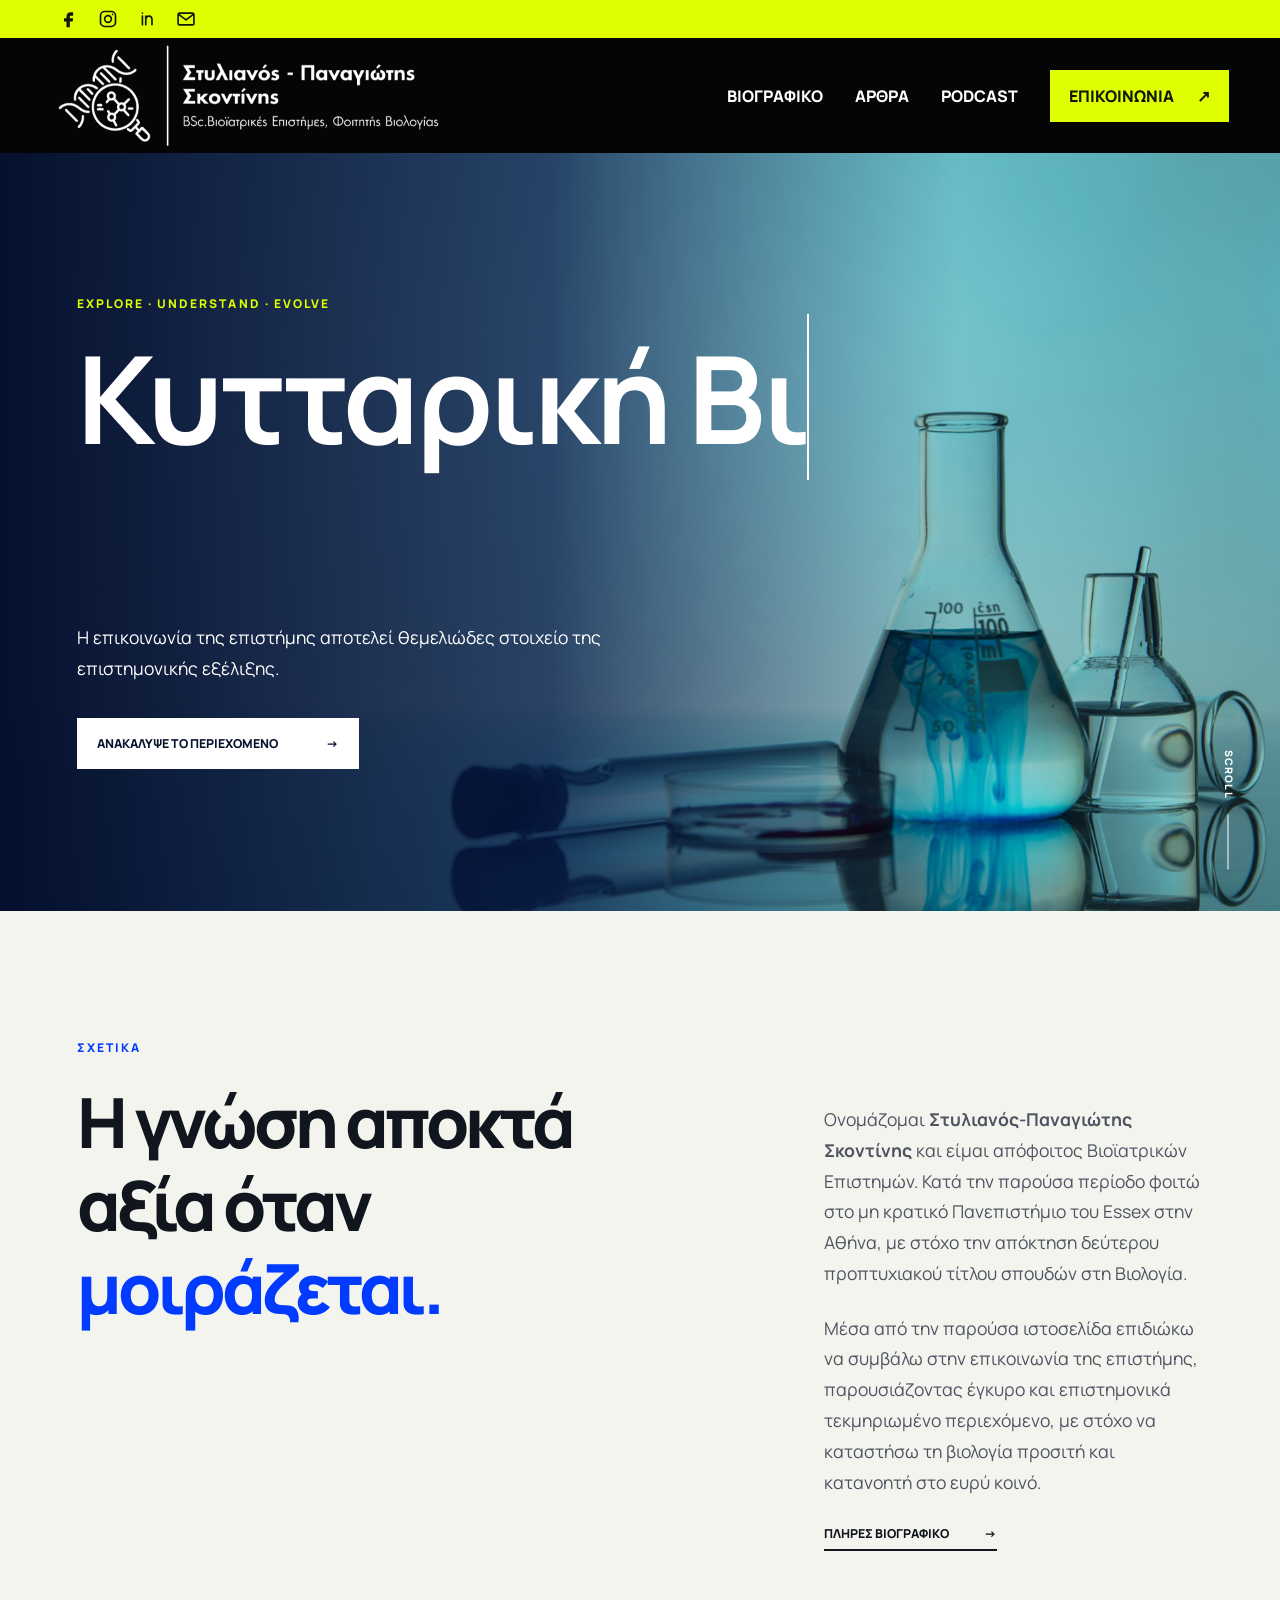
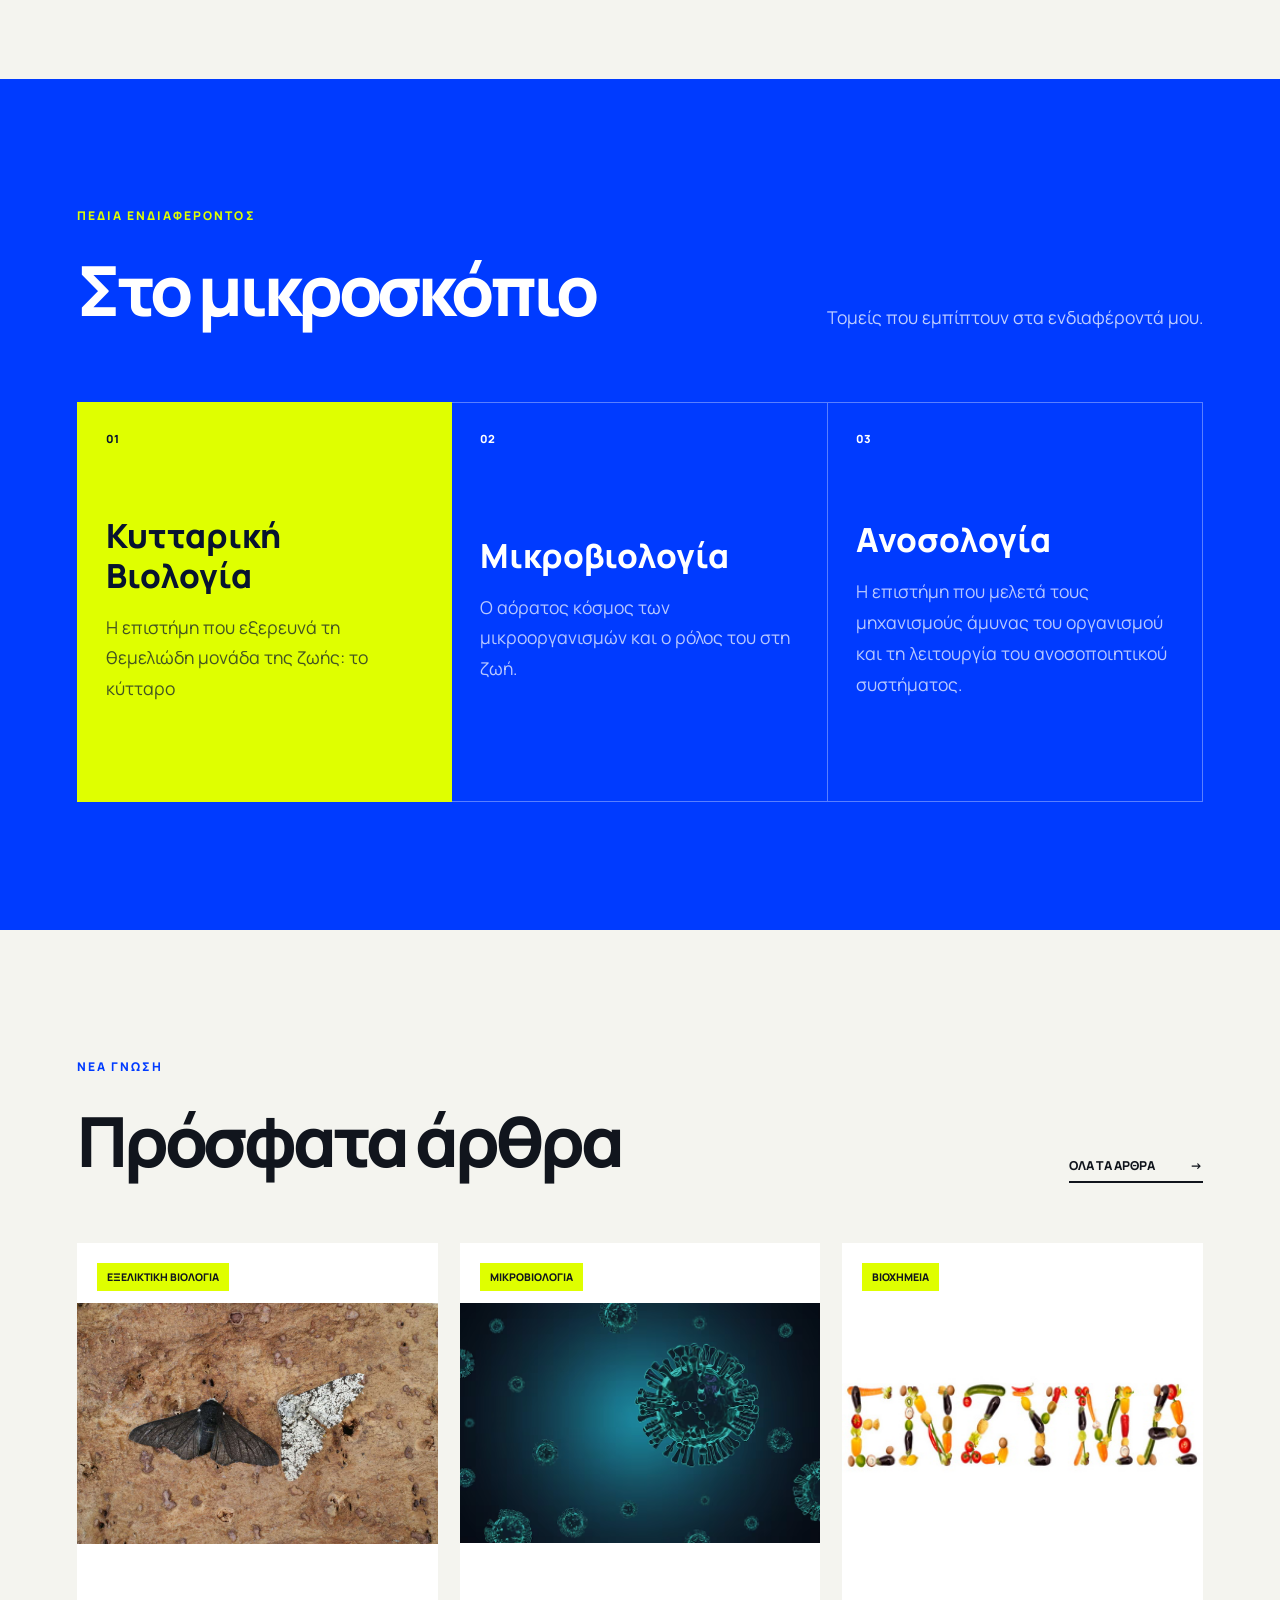
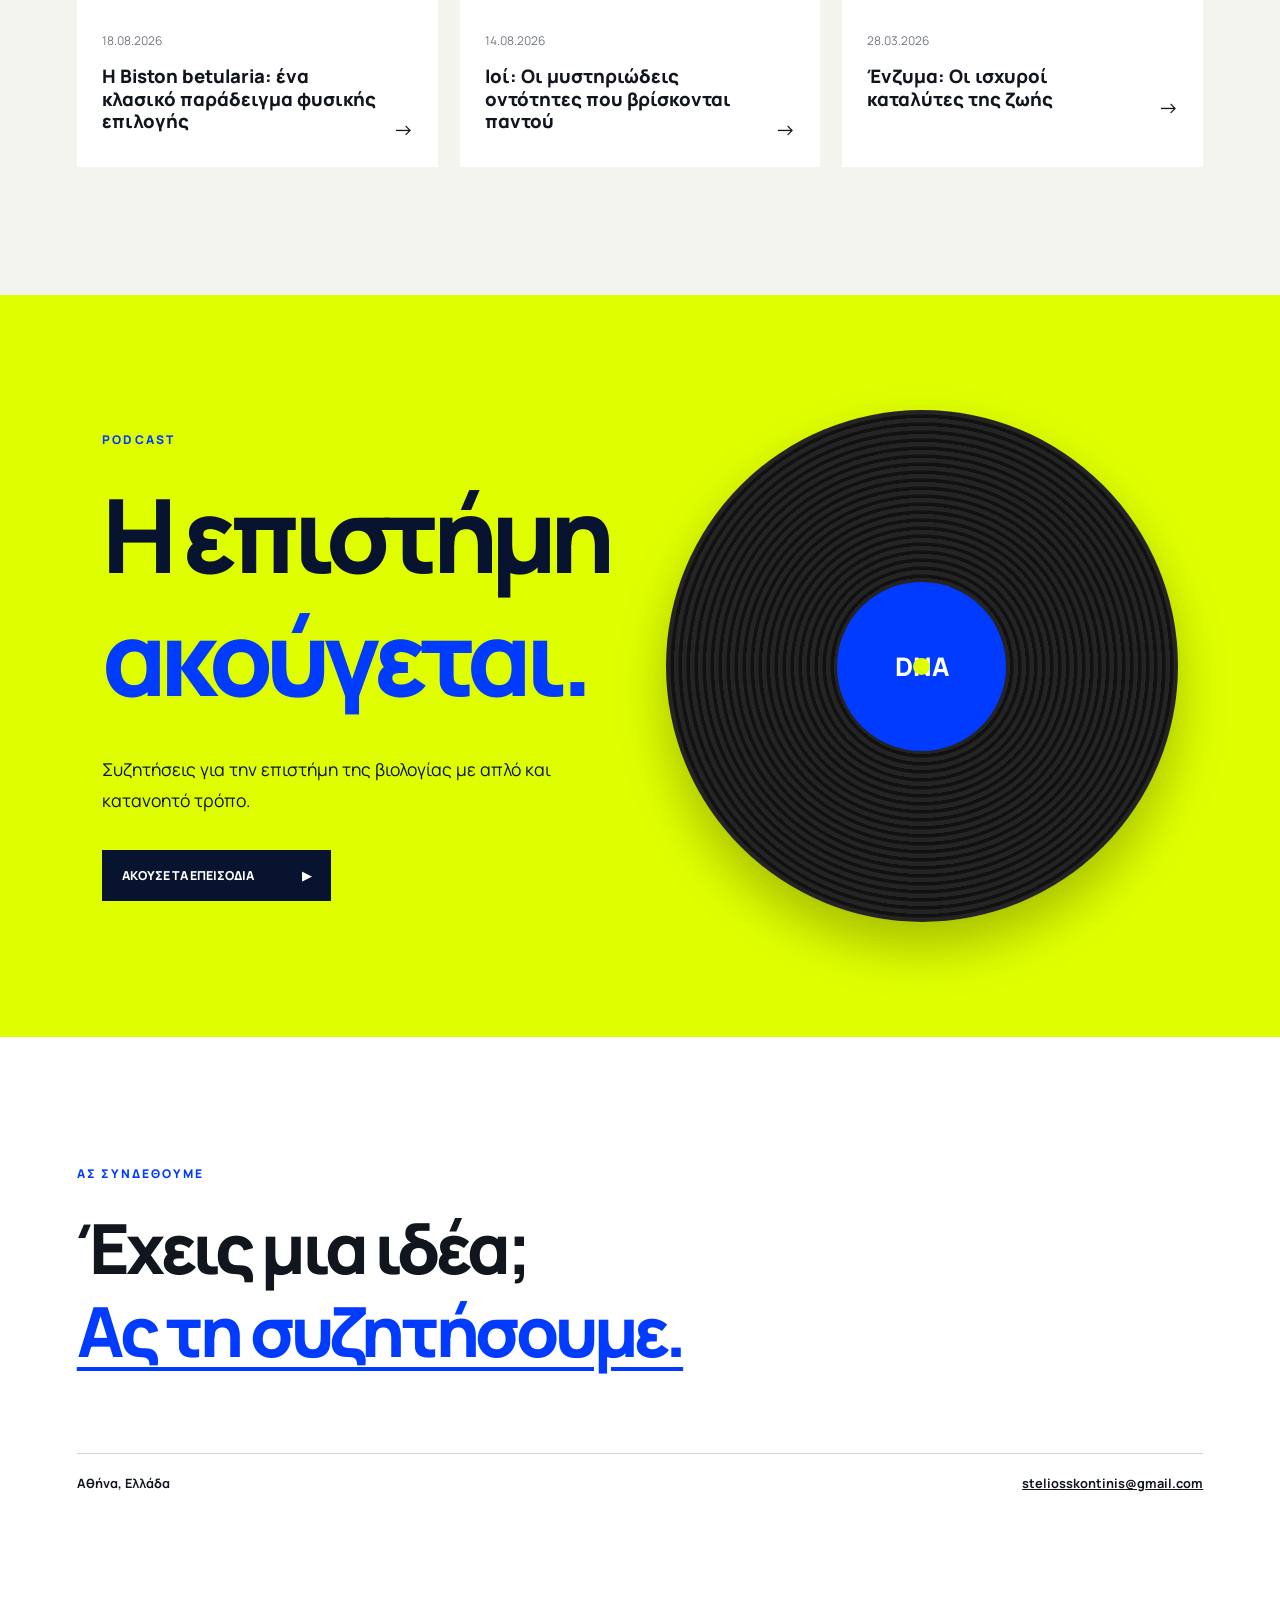
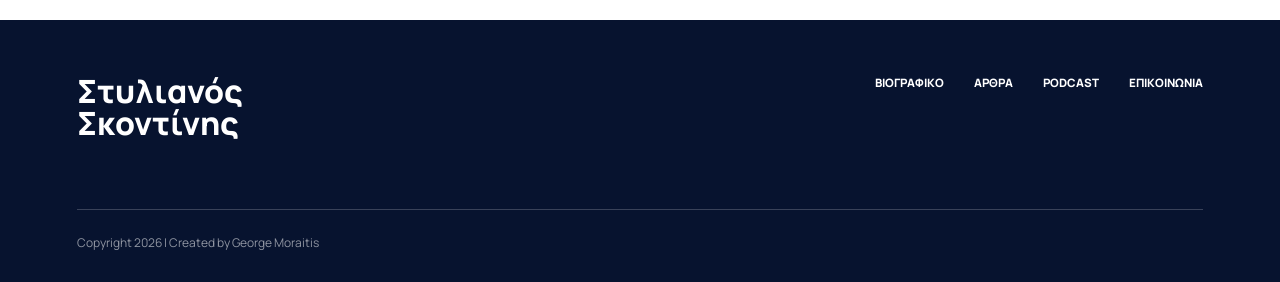
<file: index.html>
<!DOCTYPE html>
<html lang="el">
<head>
    <meta charset="UTF-8">
    <meta name="viewport" content="width=device-width, initial-scale=1.0">
    <meta name="description" content="Στυλιανός Σκοντίνης — Βιολογία, επιστημονικά άρθρα και podcast.">
    <title>Στυλιανός Σκοντίνης | Βιολογία</title>
    <link rel="icon" type="image/x-icon" href="/img/favicon.jpg">
    <link rel="preconnect" href="https://fonts.googleapis.com">
    <link rel="preconnect" href="https://fonts.gstatic.com" crossorigin>
    <link href="https://fonts.googleapis.com/css2?family=Manrope:wght@400;500;600;700;800&amp;display=swap" rel="stylesheet">
    <link rel="stylesheet" href="site-theme/theme.css">
</head>
<body>
    <a class="skip-link" href="#main-content">Μετάβαση στο περιεχόμενο</a>

    <div class="announcement">
       <!-- <nav class="top-language" aria-label="Γλώσσα">
            <a href="#" aria-label="Greek"><img src="./img/gr.svg"></a>
            <a href="#" aria-label="English"><img src="./img/uk.svg"></a>
        </nav> -->
        
        <nav class="top-socials" aria-label="Κοινωνικά δίκτυα">
            <a href="https://www.facebook.com/st3li0ssk" aria-label="Facebook"><svg viewBox="0 0 24 24" aria-hidden="true"><path d="M14 8h3V4h-3c-3.3 0-5 2-5 5v2H6v4h3v7h4v-7h3.4l.6-4h-4V9c0-.7.3-1 1-1Z"/ class="type-body"></svg></a>
            <a href="https://www.instagram.com/st3li0s_s" aria-label="Instagram"><svg viewBox="0 0 24 24" aria-hidden="true"><rect x="3" y="3" width="18" height="18" rx="5"/><circle cx="12" cy="12" r="4"/><circle class="solid" cx="17.5" cy="6.5" r="1"/></svg></a>
            <a href="https://www.linkedin.com/in/stelios-skontinis-b321aa221?utm_source=share_via&utm_content=profile&utm_medium=member_ios" aria-label="LinkedIn"><svg viewBox="0 0 24 24" aria-hidden="true"><path d="M6.5 8.5V19M6.5 5v.1M10.5 19V8.5m0 4.5c0-2.5 1.5-4.5 4-4.5 2.7 0 3.5 1.8 3.5 4.5v6"/ class="type-body"></svg></a>
            <a href="mailto:steliosskontinis@gmail.com" aria-label="Αποστολή email"><svg viewBox="0 0 24 24" aria-hidden="true"><rect x="2.5" y="5" width="19" height="14" rx="2"/><path d="m4 7 8 6 8-6"/ class="type-body"></svg></a>
        </nav>
        
    </div>

    <header class="header">
        <a class="brand" href="#top" aria-label="Αρχική">
            <img src="img/logo.png" alt="Στυλιανός Σκοντίνης">
        </a>

        <button class="nav-toggle" type="button" aria-expanded="false" aria-controls="main-navigation">
            <span class="nav-toggle-label">Menu</span>
            <span class="nav-toggle-icon" aria-hidden="true"><i></i><i></i></span>
        </button>

        <nav class="navigation" id="main-navigation" aria-label="Κύριο μενού">
            <a href="biography.html">Βιογραφικό</a>
            <a href="articles.html">Άρθρα</a>
            <a href="podcasts.html">Podcast</a>
            <a class="nav-cta" href="contact.html">Επικοινωνία <span>↗</span></a>
        </nav>
    </header>

    <main id="main-content">
        <section class="hero" id="top">
            <div class="hero-media" role="img" aria-label="Εργαστηριακός εξοπλισμός βιολογίας"></div>
            <div class="hero-shade"></div>
            <div class="hero-content">
                <p class="kicker type-body">Explore · Understand · Evolve</p>
           <!-- <h1 class="type-heading">Η επιστήμη<br>της <em>ζωής.</em></h1> -->     
             
    <h1 class="type-heading">
        <h1 class="typewrite" data-period="2000" data-type='[ "Κυτταρική Βιολογία&nbsp;", "Γενετική&nbsp;", "Εξελικτική Βιολογία&nbsp;" , "Βιοχημεία&nbsp;" , "Μοριακή Βιολογία&nbsp;" , "Οικολογία&nbsp;" , "Ζωολογία&nbsp;", "Ανοσολογία&nbsp;" ,"Βοτανική&nbsp;", "Μικροβιολογία&nbsp;", "Θαλάσσια Βιολογία&nbsp;", "Φυσιολογία&nbsp;"]'>
        <span class="wrap"></span>
        </h1>
    </h1>

                <p class="hero-copy type-body">Η επικοινωνία της επιστήμης αποτελεί θεμελιώδες στοιχείο της επιστημονικής εξέλιξης.</p>
                <a class="button button-light" href="#articles">Ανακάλυψε το περιεχόμενο <span>→</span></a>
            </div>
            <a class="scroll-cue" href="#about"><span>Scroll</span><i></i></a>
        </section>

        <section class="intro section" id="about">
            <!--<div class="section-index">01</div>-->
            <div class="intro-heading">
                <p class="kicker kicker-blue type-body">Σχετικά</p>
                <h2 class="type-heading">Η γνώση αποκτά αξία όταν <span>μοιράζεται.</span></h2>
            </div>
            <div class="intro-copy">
                <p class="type-body">Ονομάζομαι <strong>Στυλιανός-Παναγιώτης Σκοντίνης</strong> και είμαι απόφοιτος Βιοϊατρικών Επιστημών. Κατά την παρούσα περίοδο φοιτώ στο μη κρατικό Πανεπιστήμιο του Essex στην Αθήνα, με στόχο την απόκτηση δεύτερου προπτυχιακού τίτλου σπουδών στη Βιολογία.</p>
                <p class="type-body">Μέσα από την παρούσα ιστοσελίδα επιδιώκω να συμβάλω στην επικοινωνία της επιστήμης, παρουσιάζοντας έγκυρο και επιστημονικά τεκμηριωμένο περιεχόμενο, με στόχο να καταστήσω τη βιολογία προσιτή και κατανοητή στο ευρύ κοινό.</p>
                <a class="text-link" href="biography.html">Πλήρες βιογραφικό <span>→</span></a>
            </div>
        </section>

        <section class="focus-section section">
            <div class="focus-header section-heading">
                <div>
                    <p class="kicker type-body">Πεδία ενδιαφέροντος</p>
                    <h2 class="type-heading">Στο μικροσκόπιο</h2>
                </div>
                <p class="type-body">Τομείς που εμπίπτουν στα ενδιαφέροντά μου.</p>
            </div>
            <div class="focus-grid">
                <article class="focus-card focus-card-featured">
                    <span class="card-number">01</span>
                    <div><h3 class="type-heading">Κυτταρική Βιολογία</h3><p class="type-body">Η επιστήμη που εξερευνά τη θεμελιώδη μονάδα της ζωής: το κύτταρο</p></div>
                    <span class="card-arrow"></span>
                </article>
                <article class="focus-card">
                    <span class="card-number">02</span>
                    <div><h3 class="type-heading">Μικροβιολογία</h3><p class="type-body">Ο αόρατος κόσμος των μικροοργανισμών και ο ρόλος του στη ζωή.</p></div>
                    <span class="card-arrow"></span>
                </article>
                <article class="focus-card">
                    <span class="card-number">03</span>
                    <div><h3 class="type-heading">Ανοσολογία</h3><p class="type-body">Η επιστήμη που μελετά τους μηχανισμούς άμυνας του οργανισμού και τη λειτουργία του ανοσοποιητικού συστήματος.</p></div>
                    <span class="card-arrow"></span>
                </article>
            </div>
        </section>

        <section class="articles section" id="articles">
            <div class="section-title-row section-heading">
                <div><p class="kicker kicker-blue type-body">Νέα γνώση</p><h2 class="type-heading">Πρόσφατα άρθρα</h2></div>
                <a class="text-link" href="articles.html">Όλα τα άρθρα <span>→</span></a>
            </div>
            <div class="article-grid">
                
                     <article class="article-card article-card-main">
                    <a class="article-image article-image-photo" href="article-biston-betularia.html"><img src="/img/biston.JPG" alt="Biston betularia"><span>Εξελικτική Βιολογία</span></a>
                    <div class="article-body"><time datetime="2026-08-18">18.08.2026</time><h3 class="type-heading">Η Biston betularia: ένα κλασικό παράδειγμα φυσικής επιλογής</h3><a href="article-biston-betularia.html" aria-label="Διάβασε το άρθρο">→</a></div>
                </article>
                
                <article class="article-card article-card-main">
                    <a class="article-image article-image-photo" href="article-viruses.html"><img src="/img/covid19.avif" alt="Ένζυμα σχηματισμένα από τρόφιμα"><span>Μικροβιολογία</span></a>
                    <div class="article-body"><time datetime="2026-08-14">14.08.2026</time><h3 class="type-heading">Ιοί: Οι μυστηριώδεις οντότητες που βρίσκονται παντού</h3><a href="article-viruses.html" aria-label="Διάβασε το άρθρο για τους ιούς">→</a></div>
                </article>
                     <article class="article-card article-card-main">
                    <a class="article-image article-image-photo" href="article-enzymes.html"><img src="site-theme/assets/enzymes-cover.png" alt="Ένζυμα σχηματισμένα από τρόφιμα"><span>Βιοχημεία</span></a>
                    <div class="article-body"><time datetime="2026-03-28">28.03.2026</time><h3 class="type-heading">Ένζυμα: Οι ισχυροί καταλύτες της ζωής</h3><a href="article-enzymes.html" aria-label="Διάβασε το άρθρο για τα ένζυμα">→</a></div>
                </article>
                
            </div>
        </section>

        <section class="podcast" id="podcast">
            <div class="podcast-copy">
                <p class="kicker type-body">Podcast</p>
                <h2 class="type-heading">Η επιστήμη<br><em>ακούγεται.</em></h2>
                <p class="type-body">Συζητήσεις για την επιστήμη της βιολογίας με απλό και κατανοητό τρόπο.</p>
                <a class="button button-dark" href="podcasts.html">Άκουσε τα επεισόδια <span>▶</span></a>
            </div>
            <div class="podcast-disc" aria-hidden="true"><span>DNA</span><i></i></div>
        </section>

        <section class="contact section" id="contact">
            <p class="kicker kicker-blue type-body">Ας συνδεθούμε</p>
            <h2 class="type-heading">Έχεις μια ιδέα;<br><a href="mailto:steliosskontinis@gmail.com">Ας τη συζητήσουμε.</a></h2>
            <div class="contact-meta"><span>Αθήνα, Ελλάδα</span><a href="mailto:steliosskontinis@gmail.com">steliosskontinis@gmail.com</a></div>
        </section>
    </main>

    <footer class="footer">
        <a class="footer-brand" href="#top">Στυλιανός <br> Σκοντίνης</a>
        <nav aria-label="Μενού υποσέλιδου"><a href="biography.html">Βιογραφικό</a><a href="articles.html">Άρθρα</a><a href="podcasts.html">Podcast</a><a href="contact.html">Επικοινωνία</a></nav>
        <p class="type-body">Copyright <span data-year></span> | Created by George Moraitis</p>
    </footer>

    <script src="site-theme/theme.js"></script>
</body>
</html>
</file>
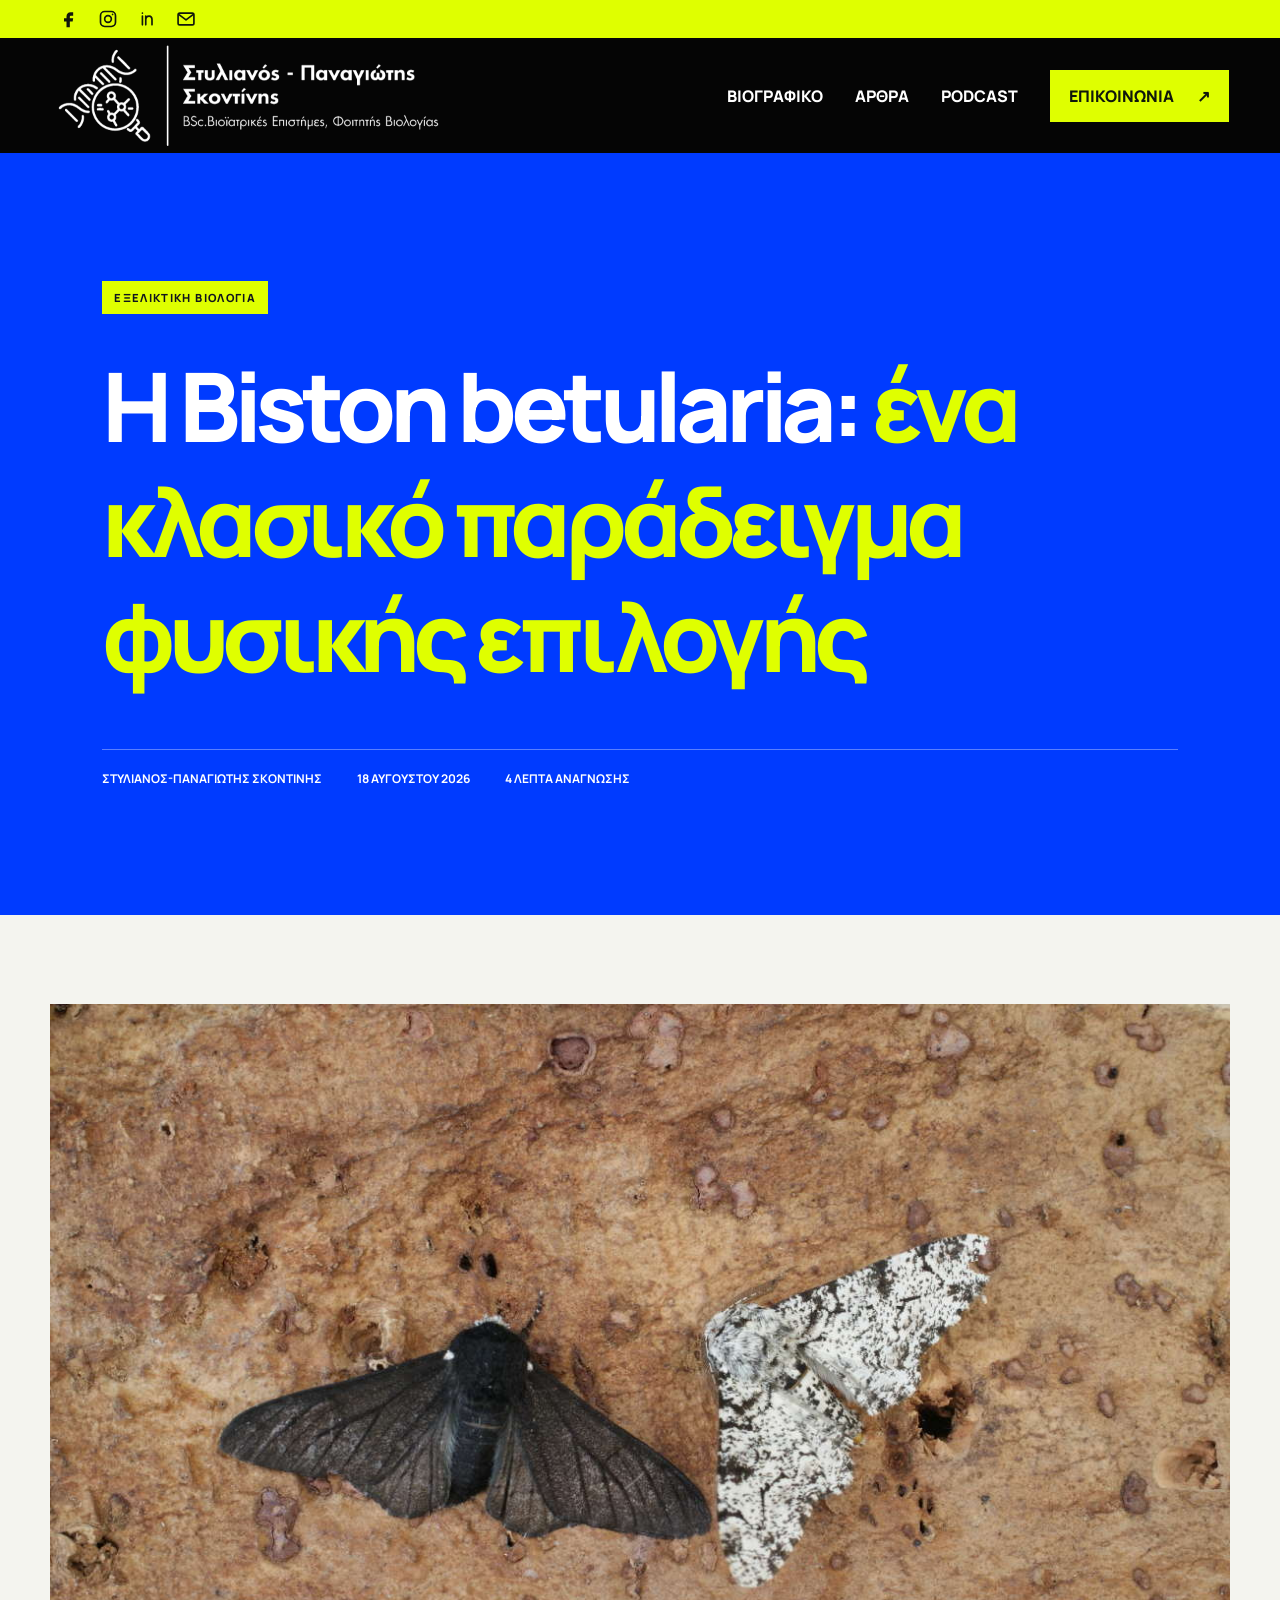
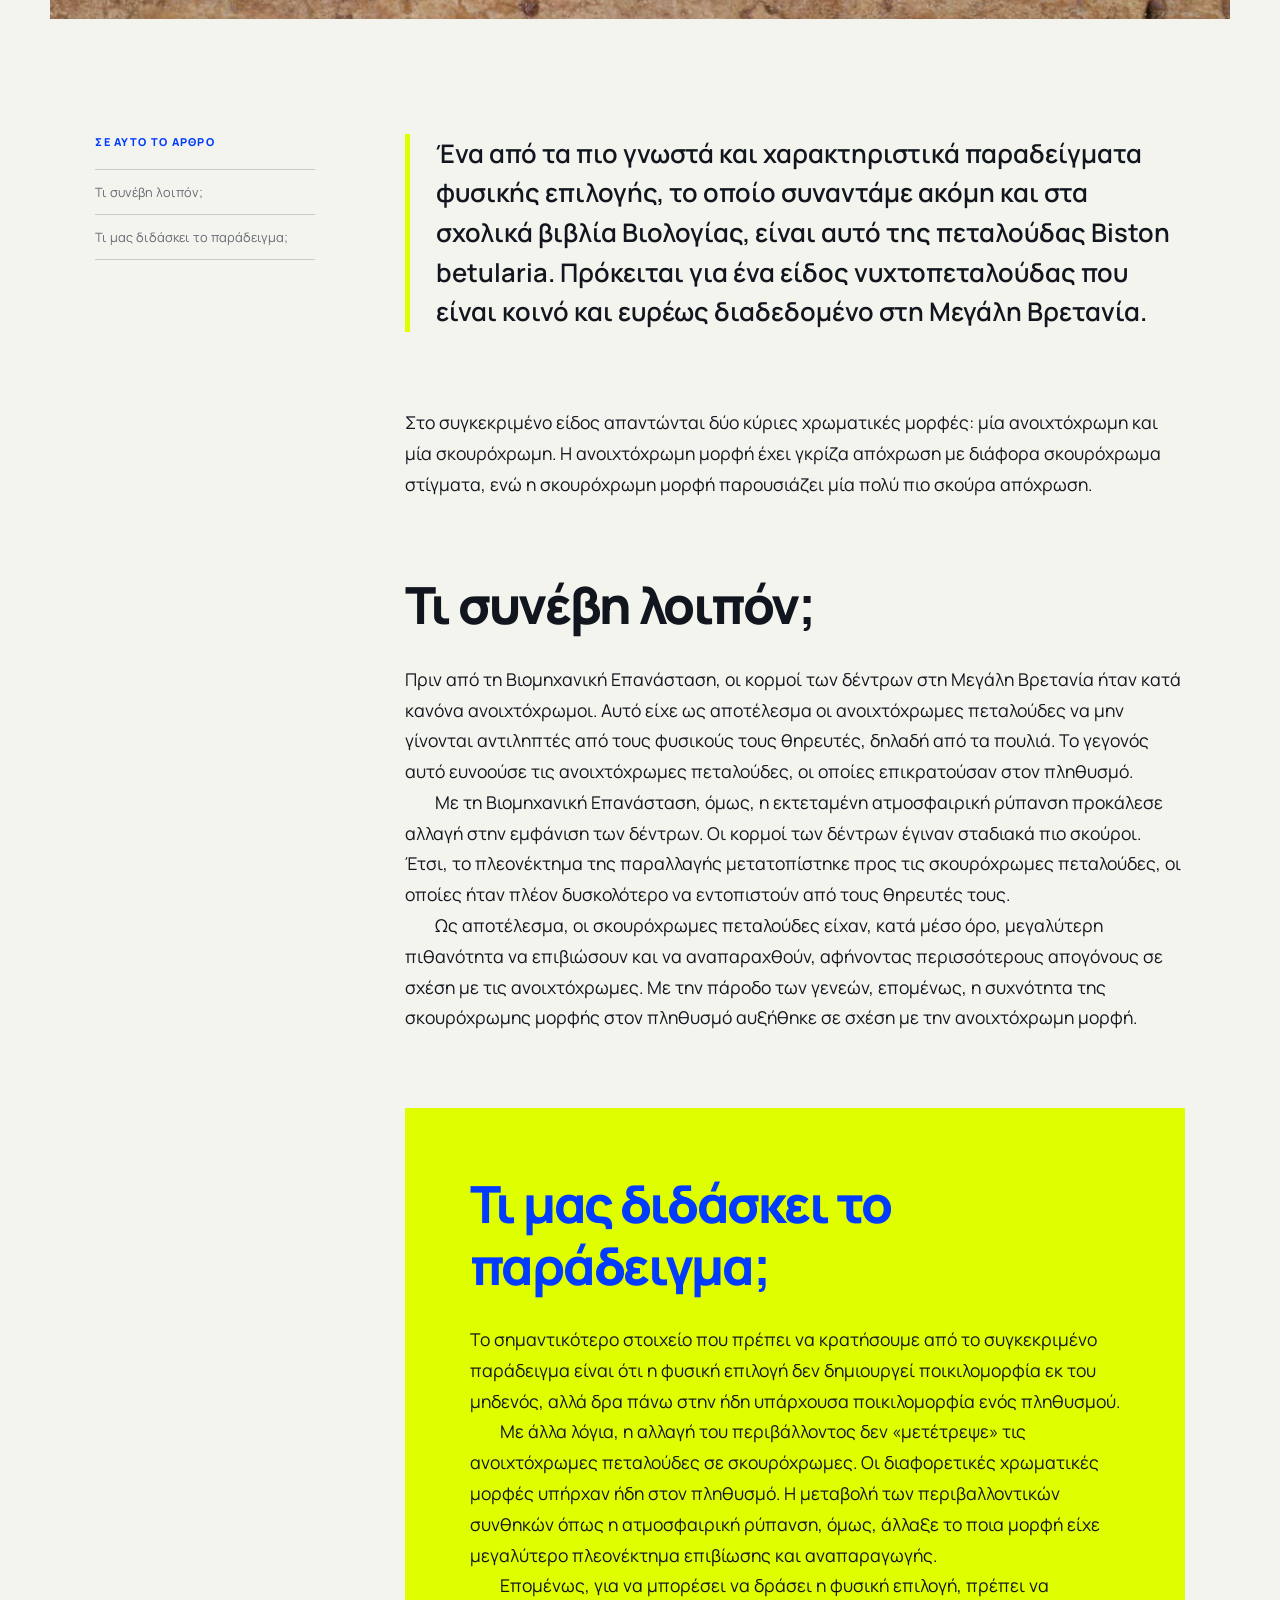
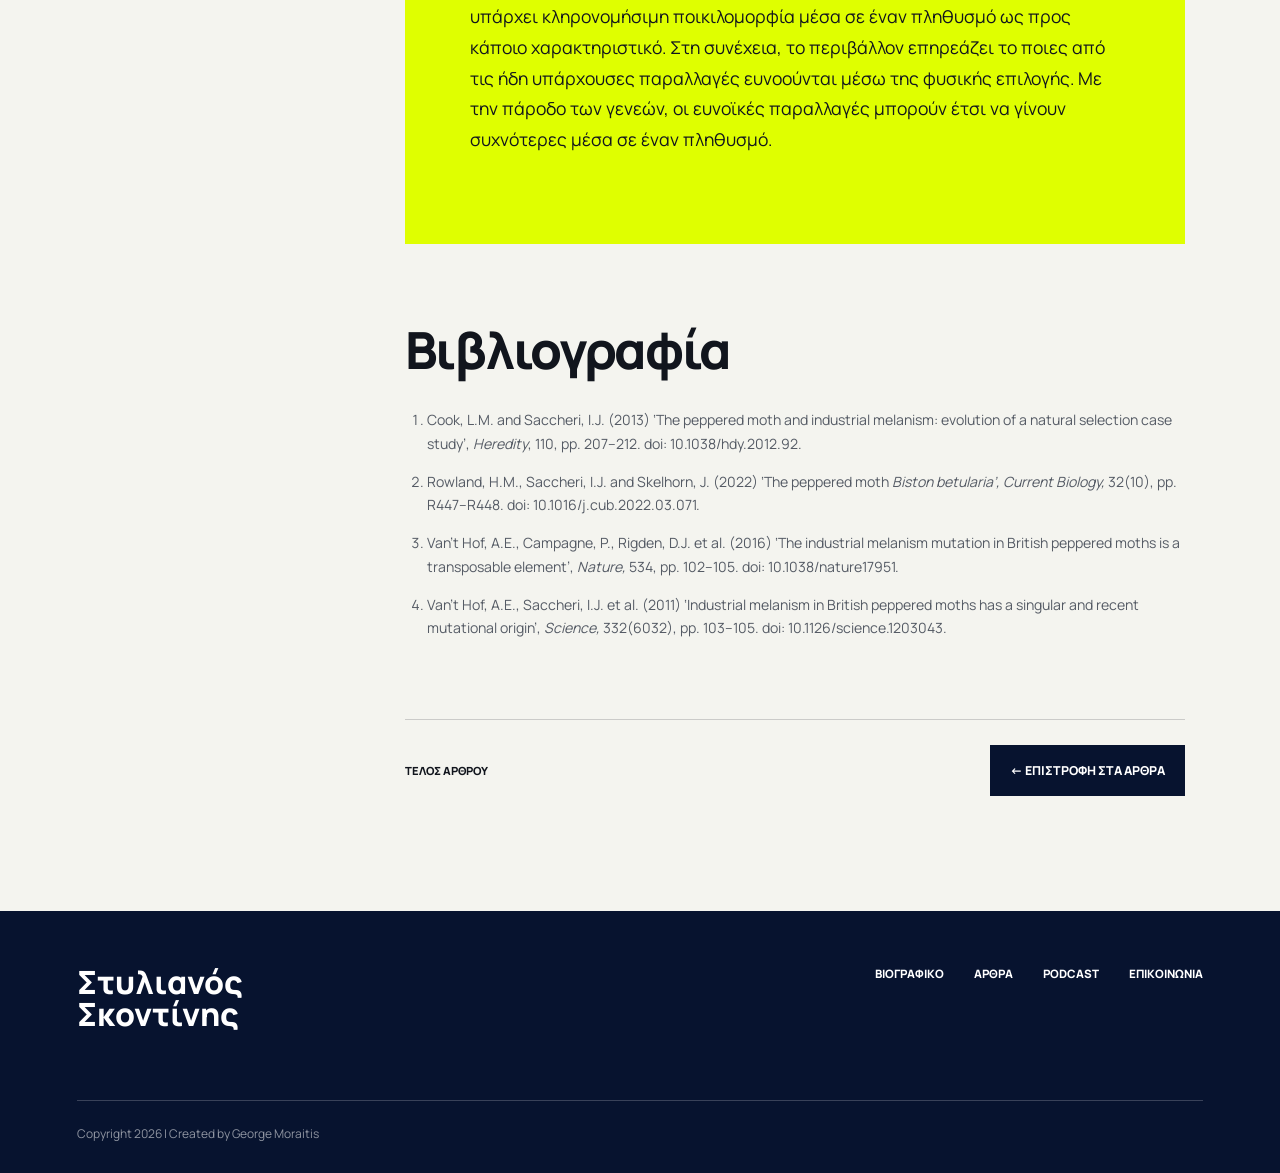
<file: article-biston-betularia.html>
<!DOCTYPE html>
<html lang="el">
<head>
    <meta charset="UTF-8">
    <meta name="viewport" content="width=device-width, initial-scale=1.0">
    <meta name="description" content="Ιοί: Οι μυστηριώδεις οντότητες που βρίσκονται παντού">
    <title>Η Biston betularia: ένα κλασικό παράδειγμα φυσικής επιλογής | Στυλιανός Σκοντίνης</title>
    <link rel="icon" type="image/x-icon" href="/img/favicon.jpg">
    <link rel="preconnect" href="https://fonts.googleapis.com">
    <link rel="preconnect" href="https://fonts.gstatic.com" crossorigin>
    <link href="https://fonts.googleapis.com/css2?family=Manrope:wght@400;500;600;700;800&amp;display=swap" rel="stylesheet">
    <link rel="stylesheet" href="site-theme/theme.css">
</head>
<body>
    <a class="skip-link" href="#article-content">Μετάβαση στο άρθρο</a>
     <div class="announcement">
       <!-- <nav class="top-language" aria-label="Γλώσσα">
            <a href="#" aria-label="Greek"><img src="./img/gr.svg"></a>
            <a href="#" aria-label="English"><img src="./img/uk.svg"></a>
        </nav> -->
        
        <nav class="top-socials" aria-label="Κοινωνικά δίκτυα">
            <a href="https://www.facebook.com/st3li0ssk" aria-label="Facebook"><svg viewBox="0 0 24 24" aria-hidden="true"><path d="M14 8h3V4h-3c-3.3 0-5 2-5 5v2H6v4h3v7h4v-7h3.4l.6-4h-4V9c0-.7.3-1 1-1Z"/ class="type-body"></svg></a>
            <a href="https://www.instagram.com/st3li0s_s" aria-label="Instagram"><svg viewBox="0 0 24 24" aria-hidden="true"><rect x="3" y="3" width="18" height="18" rx="5"/><circle cx="12" cy="12" r="4"/><circle class="solid" cx="17.5" cy="6.5" r="1"/></svg></a>
            <a href="https://www.linkedin.com/in/stelios-skontinis-b321aa221?utm_source=share_via&utm_content=profile&utm_medium=member_ios" aria-label="LinkedIn"><svg viewBox="0 0 24 24" aria-hidden="true"><path d="M6.5 8.5V19M6.5 5v.1M10.5 19V8.5m0 4.5c0-2.5 1.5-4.5 4-4.5 2.7 0 3.5 1.8 3.5 4.5v6"/ class="type-body"></svg></a>
            <a href="mailto:steliosskontinis@gmail.com" aria-label="Αποστολή email"><svg viewBox="0 0 24 24" aria-hidden="true"><rect x="2.5" y="5" width="19" height="14" rx="2"/><path d="m4 7 8 6 8-6"/ class="type-body"></svg></a>
        </nav>
        
    </div>

    <header class="header">
        <a class="brand" href="index.html" aria-label="Αρχική">
            <img src="img/logo.png" alt="Στυλιανός Σκοντίνης">
        </a>

        <button class="nav-toggle" type="button" aria-expanded="false" aria-controls="main-navigation">
            <span class="nav-toggle-label">Menu</span>
            <span class="nav-toggle-icon" aria-hidden="true"><i></i><i></i></span>
        </button>

        <nav class="navigation" id="main-navigation" aria-label="Κύριο μενού">
            <a href="biography.html">Βιογραφικό</a>
            <a href="articles.html">Άρθρα</a>
            <a href="podcasts.html">Podcast</a>
            <a class="nav-cta" href="contact.html">Επικοινωνία <span>↗</span></a>
        </nav>
    </header>

    <main id="article-content">
        <header class="article-hero page-hero page-hero--blue">
            <div class="page-hero__inner">
                <a class="article-category" href="index.html#articles">Εξελικτική βιολογία</a>
                <h1 class="page-hero__title type-heading">Η Biston betularia:<em> ένα κλασικό παράδειγμα φυσικής επιλογής</em></h1>
                <div class="article-meta"><span>Στυλιανός-Παναγιώτης Σκοντίνης</span><time datetime="2026-08-18">18 Αυγούστου 2026</time><span>4 λεπτά ανάγνωσης</span></div>
            </div>
        </header>

        <figure class="article-featured"><img src="/img/biston.JPG" alt="Biston betularia"></figure>

        <div class="article-layout">
            <aside class="article-aside">
                <span>Σε αυτό το άρθρο</span>
                <nav aria-label="Περιεχόμενα άρθρου"><a href="#01">Τι συνέβη λοιπόν;</a><a href="#life">Τι μας διδάσκει το παράδειγμα;</a></nav>
            </aside>

            <article class="article-prose">
                <p class="article-lead type-body">Ένα από τα πιο γνωστά και χαρακτηριστικά παραδείγματα φυσικής επιλογής, το οποίο συναντάμε ακόμη και στα σχολικά βιβλία Βιολογίας, είναι αυτό της πεταλούδας Biston betularia. Πρόκειται για ένα είδος νυχτοπεταλούδας που είναι κοινό και ευρέως διαδεδομένο στη Μεγάλη Βρετανία.</p>

                <section id="00">
                    <p class="type-body no-space">


                        Στο συγκεκριμένο είδος απαντώνται δύο κύριες χρωματικές μορφές: μία ανοιχτόχρωμη και μία σκουρόχρωμη. Η ανοιχτόχρωμη μορφή έχει γκρίζα απόχρωση με διάφορα σκουρόχρωμα στίγματα, ενώ η σκουρόχρωμη μορφή παρουσιάζει μία πολύ πιο σκούρα απόχρωση.
                    </p>
                </section>

                <section id="01">
                    <h2 class="type-heading">Τι συνέβη λοιπόν;</h2>
                        <p class="type-body no-space"> 
                            Πριν από τη Βιομηχανική Επανάσταση, οι κορμοί των δέντρων στη Μεγάλη Βρετανία ήταν κατά κανόνα ανοιχτόχρωμοι. Αυτό είχε ως αποτέλεσμα οι ανοιχτόχρωμες πεταλούδες να μην γίνονται αντιληπτές από τους φυσικούς τους θηρευτές, δηλαδή από τα πουλιά. Το γεγονός αυτό ευνοούσε τις ανοιχτόχρωμες πεταλούδες, οι οποίες επικρατούσαν στον πληθυσμό.


<p class="type-body p-sec">
    
Με τη Βιομηχανική Επανάσταση, όμως, η εκτεταμένη ατμοσφαιρική ρύπανση προκάλεσε αλλαγή στην εμφάνιση των δέντρων. Οι κορμοί των δέντρων έγιναν σταδιακά πιο σκούροι. Έτσι, το πλεονέκτημα της παραλλαγής μετατοπίστηκε προς τις σκουρόχρωμες πεταλούδες, οι οποίες ήταν πλέον δυσκολότερο να εντοπιστούν από τους θηρευτές τους.    
<p class="type-body p-sec">
    Ως αποτέλεσμα, οι σκουρόχρωμες πεταλούδες είχαν, κατά μέσο όρο, μεγαλύτερη πιθανότητα να επιβιώσουν και να αναπαραχθούν, αφήνοντας περισσότερους απογόνους σε σχέση με τις ανοιχτόχρωμες. Με την πάροδο των γενεών, επομένως, η συχνότητα της σκουρόχρωμης μορφής στον πληθυσμό αυξήθηκε σε σχέση με την ανοιχτόχρωμη μορφή.
</p>
</p>
                </section>

               

                <section id="life" class="article-conclusion">
                    <h2 class="type-heading">Τι μας διδάσκει το παράδειγμα;</h2>
                    <p class="type-body no-space">Το σημαντικότερο στοιχείο που πρέπει να κρατήσουμε από το συγκεκριμένο παράδειγμα είναι ότι η φυσική επιλογή δεν δημιουργεί ποικιλομορφία εκ του μηδενός, αλλά δρα πάνω στην ήδη υπάρχουσα ποικιλομορφία ενός πληθυσμού.
<p class="type-body p-sec">         

    Με άλλα λόγια, η αλλαγή του περιβάλλοντος δεν «μετέτρεψε» τις ανοιχτόχρωμες πεταλούδες σε σκουρόχρωμες. Οι διαφορετικές χρωματικές μορφές υπήρχαν ήδη στον πληθυσμό. Η μεταβολή των περιβαλλοντικών συνθηκών όπως η ατμοσφαιρική ρύπανση, όμως, άλλαξε το ποια μορφή είχε μεγαλύτερο πλεονέκτημα επιβίωσης και αναπαραγωγής.

</p>
<p class="type-body p-sec">

Επομένως, για να μπορέσει να δράσει η φυσική επιλογή, πρέπει να υπάρχει κληρονομήσιμη ποικιλομορφία μέσα σε έναν πληθυσμό ως προς κάποιο χαρακτηριστικό. Στη συνέχεια, το περιβάλλον επηρεάζει το ποιες από τις ήδη υπάρχουσες παραλλαγές ευνοούνται μέσω της φυσικής επιλογής. Με την πάροδο των γενεών, οι ευνοϊκές παραλλαγές μπορούν έτσι να γίνουν συχνότερες μέσα σε έναν πληθυσμό.

</p></p>
                </section>

                <section class="bibliography">
                    <h2 class="type-heading">Βιβλιογραφία</h2>
                    <ol>
                        <li>Cook, L.M. and Saccheri, I.J. (2013) ‘The peppered moth and industrial melanism: evolution of a natural selection case study’, <i>Heredity</i>, 110, pp. 207–212. doi: 10.1038/hdy.2012.92.</li>
                        <li>Rowland, H.M., Saccheri, I.J. and Skelhorn, J. (2022) ‘The peppered moth <i>Biston betularia’, Current Biology,</i> 32(10), pp. R447–R448. doi: 10.1016/j.cub.2022.03.071.</li>
                        <li>Van’t Hof, A.E., Campagne, P., Rigden, D.J. et al. (2016) ‘The industrial melanism mutation in British peppered moths is a transposable element’, <i>Nature,</i> 534, pp. 102–105. doi: 10.1038/nature17951.</li>
                        <li>Van’t Hof, A.E., Saccheri, I.J. et al. (2011) ‘Industrial melanism in British peppered moths has a singular and recent mutational origin’, <i>Science,</i> 332(6032), pp. 103–105. doi: 10.1126/science.1203043.</li>
                    </ol>
                </section>

                <div class="article-back"><span>Τέλος άρθρου</span><a class="button button-dark" href="articles.html">← Επιστροφή στα άρθρα</a></div>
            </article>
        </div>
    </main>

       <footer class="footer">
        <a class="footer-brand" href="#top">Στυλιανός <br> Σκοντίνης</a>
        <nav aria-label="Μενού υποσέλιδου"><a href="biography.html">Βιογραφικό</a><a href="articles.html">Άρθρα</a><a href="podcasts.html">Podcast</a><a href="contact.html">Επικοινωνία</a></nav>
        <p class="type-body">Copyright <span data-year></span> | Created by George Moraitis</p>
    </footer>
    <script src="site-theme/theme.js"></script>
</body>
</html>
</file>
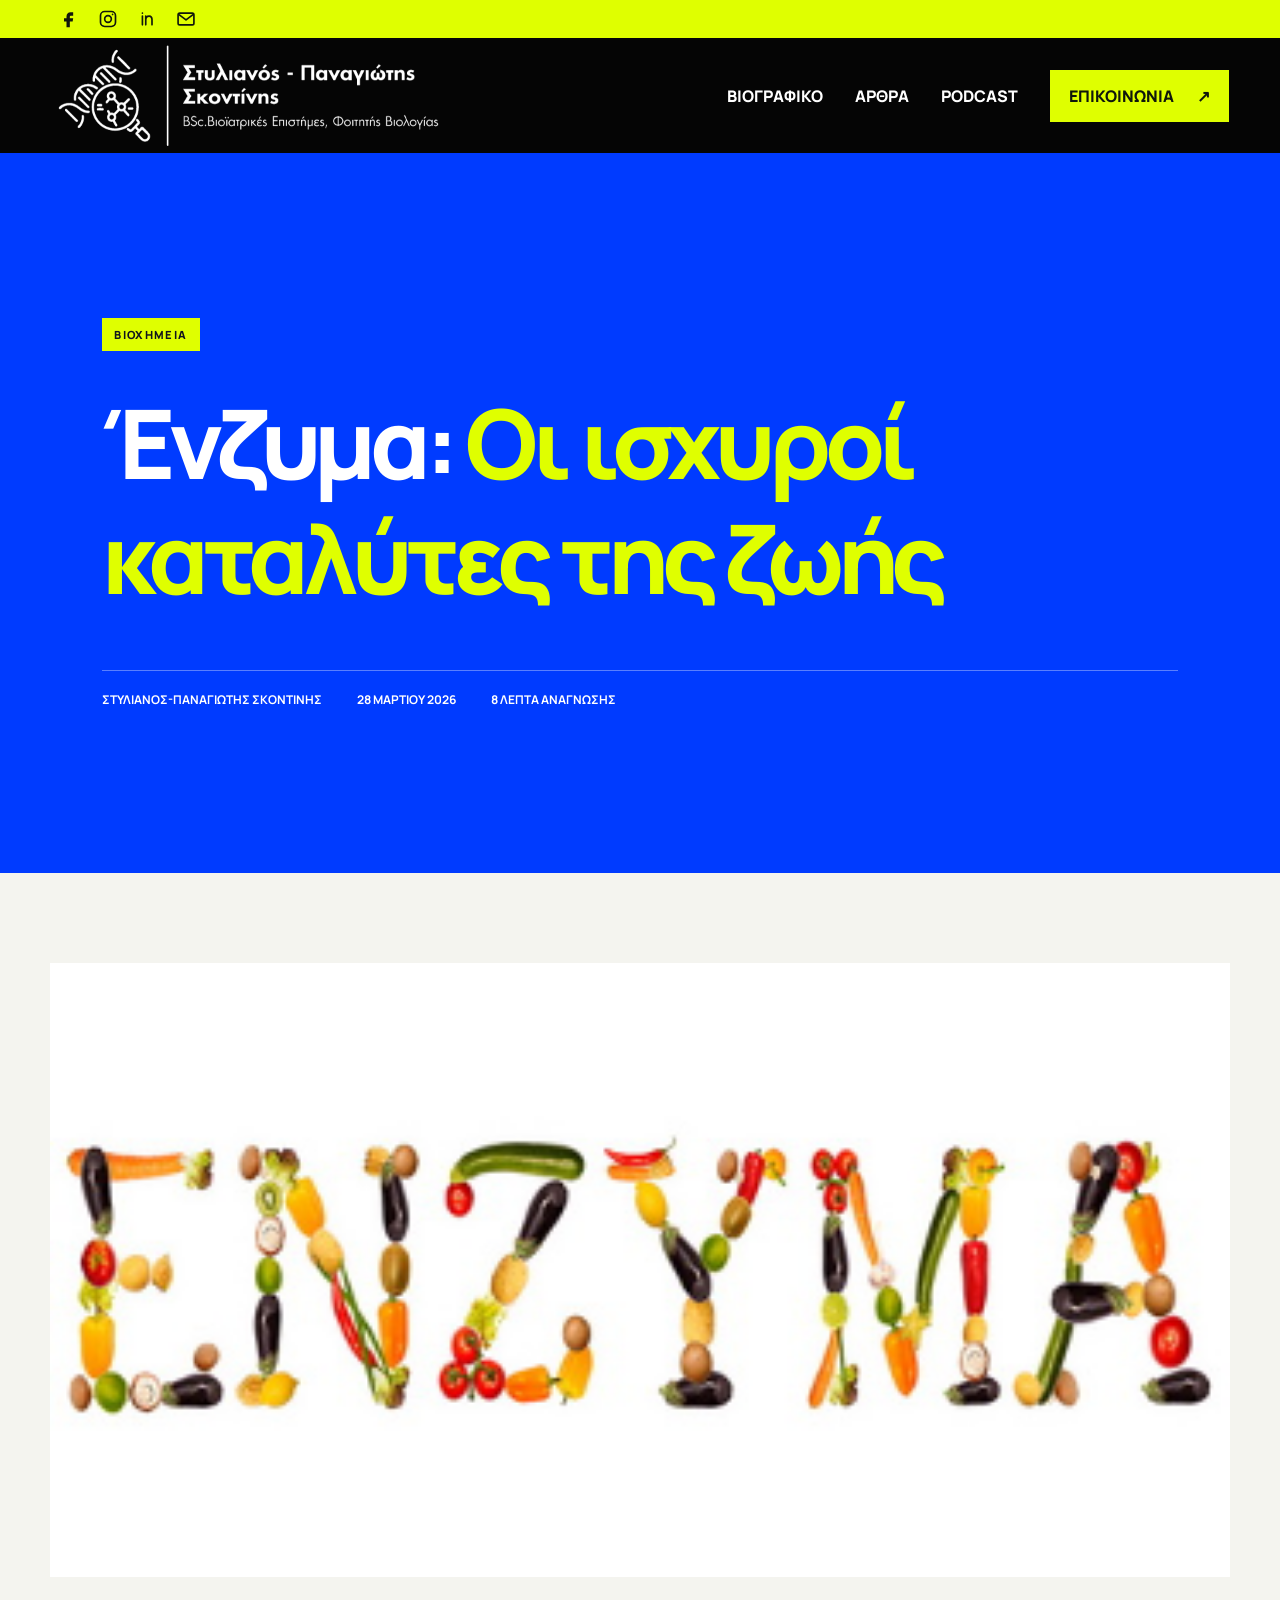
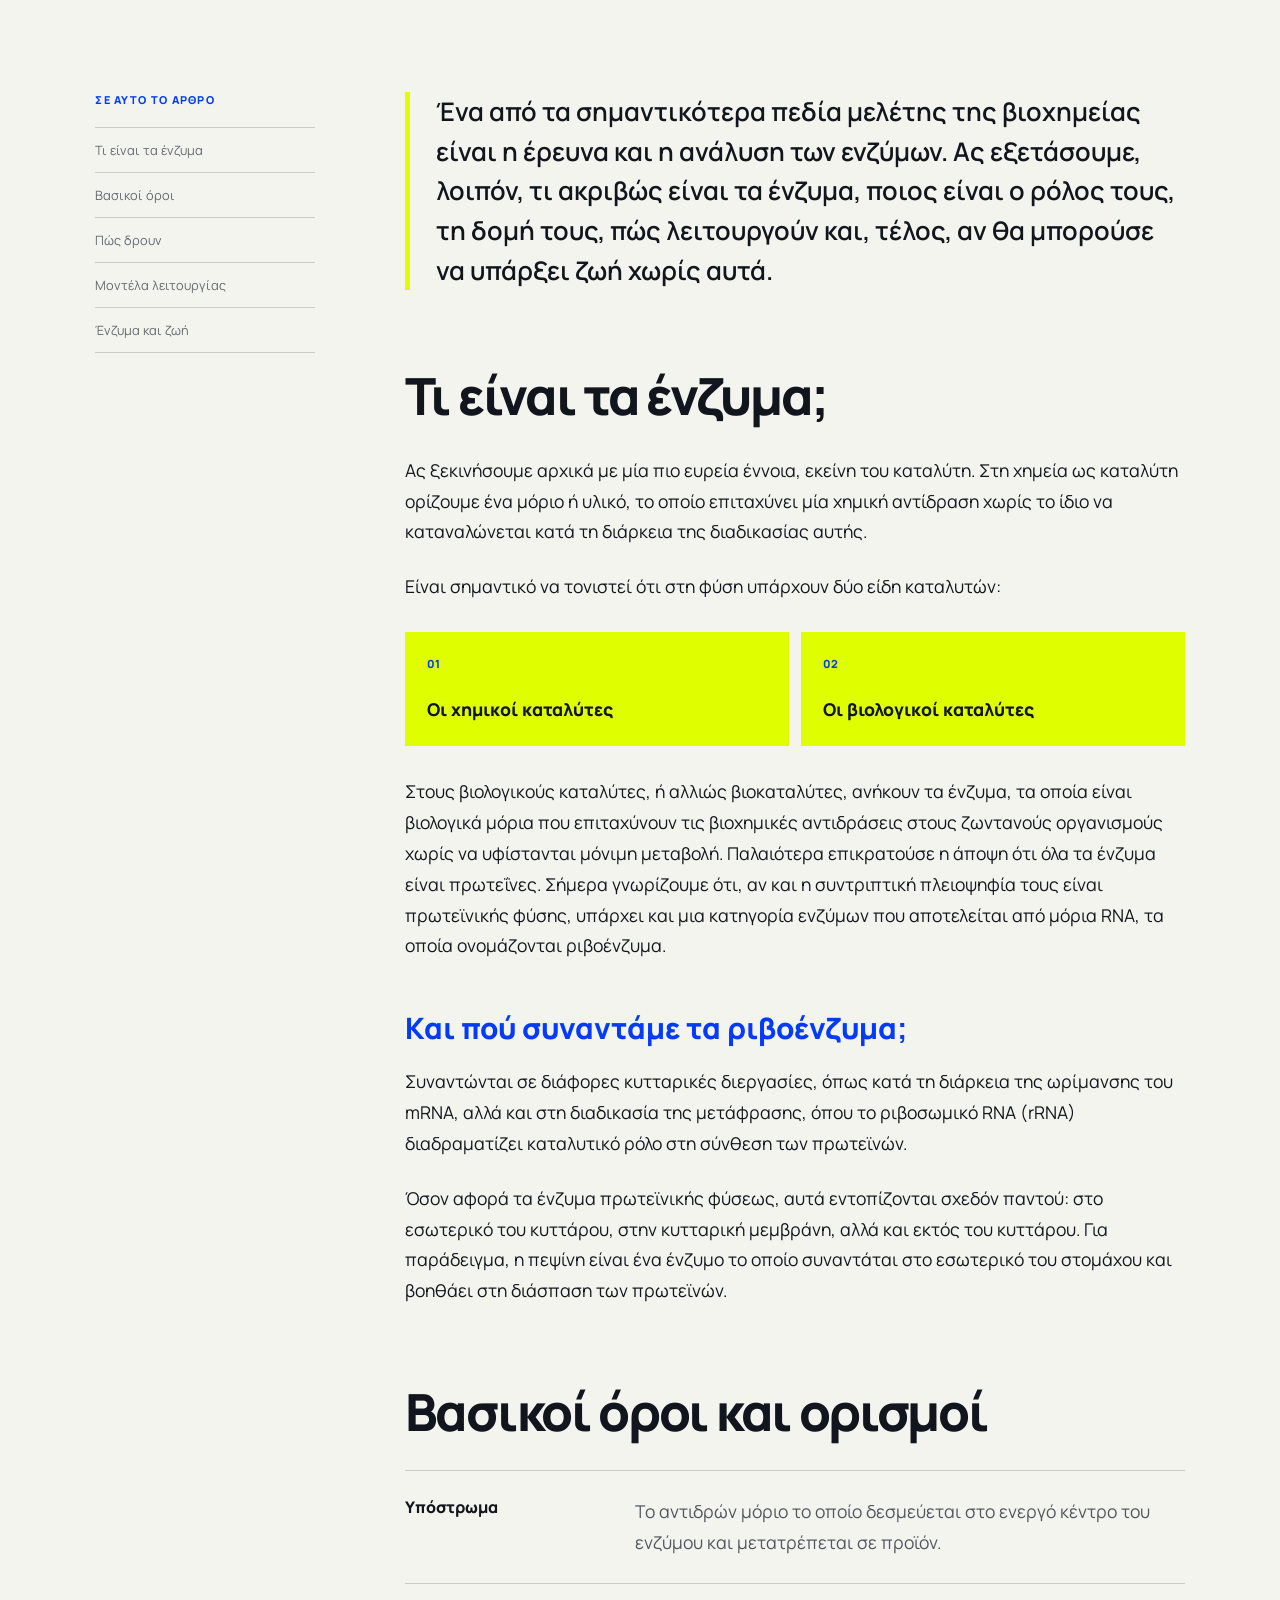
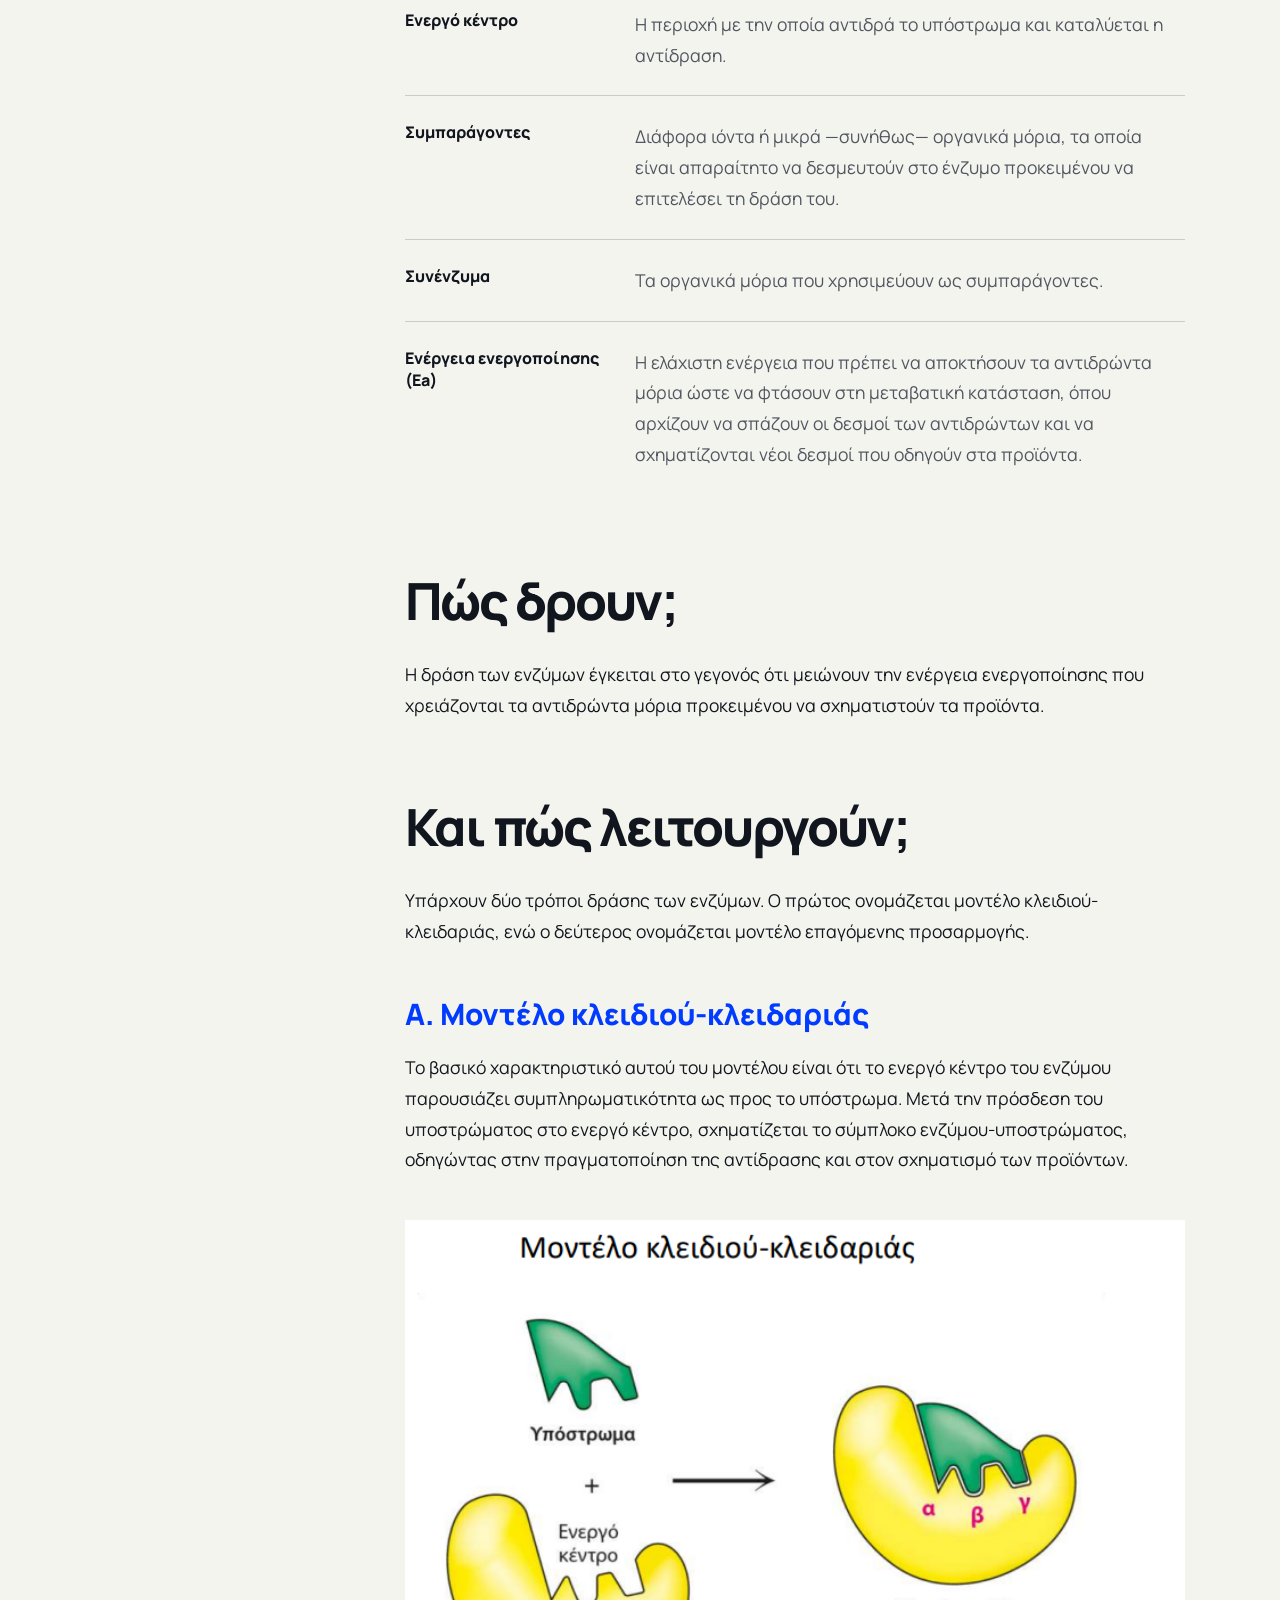
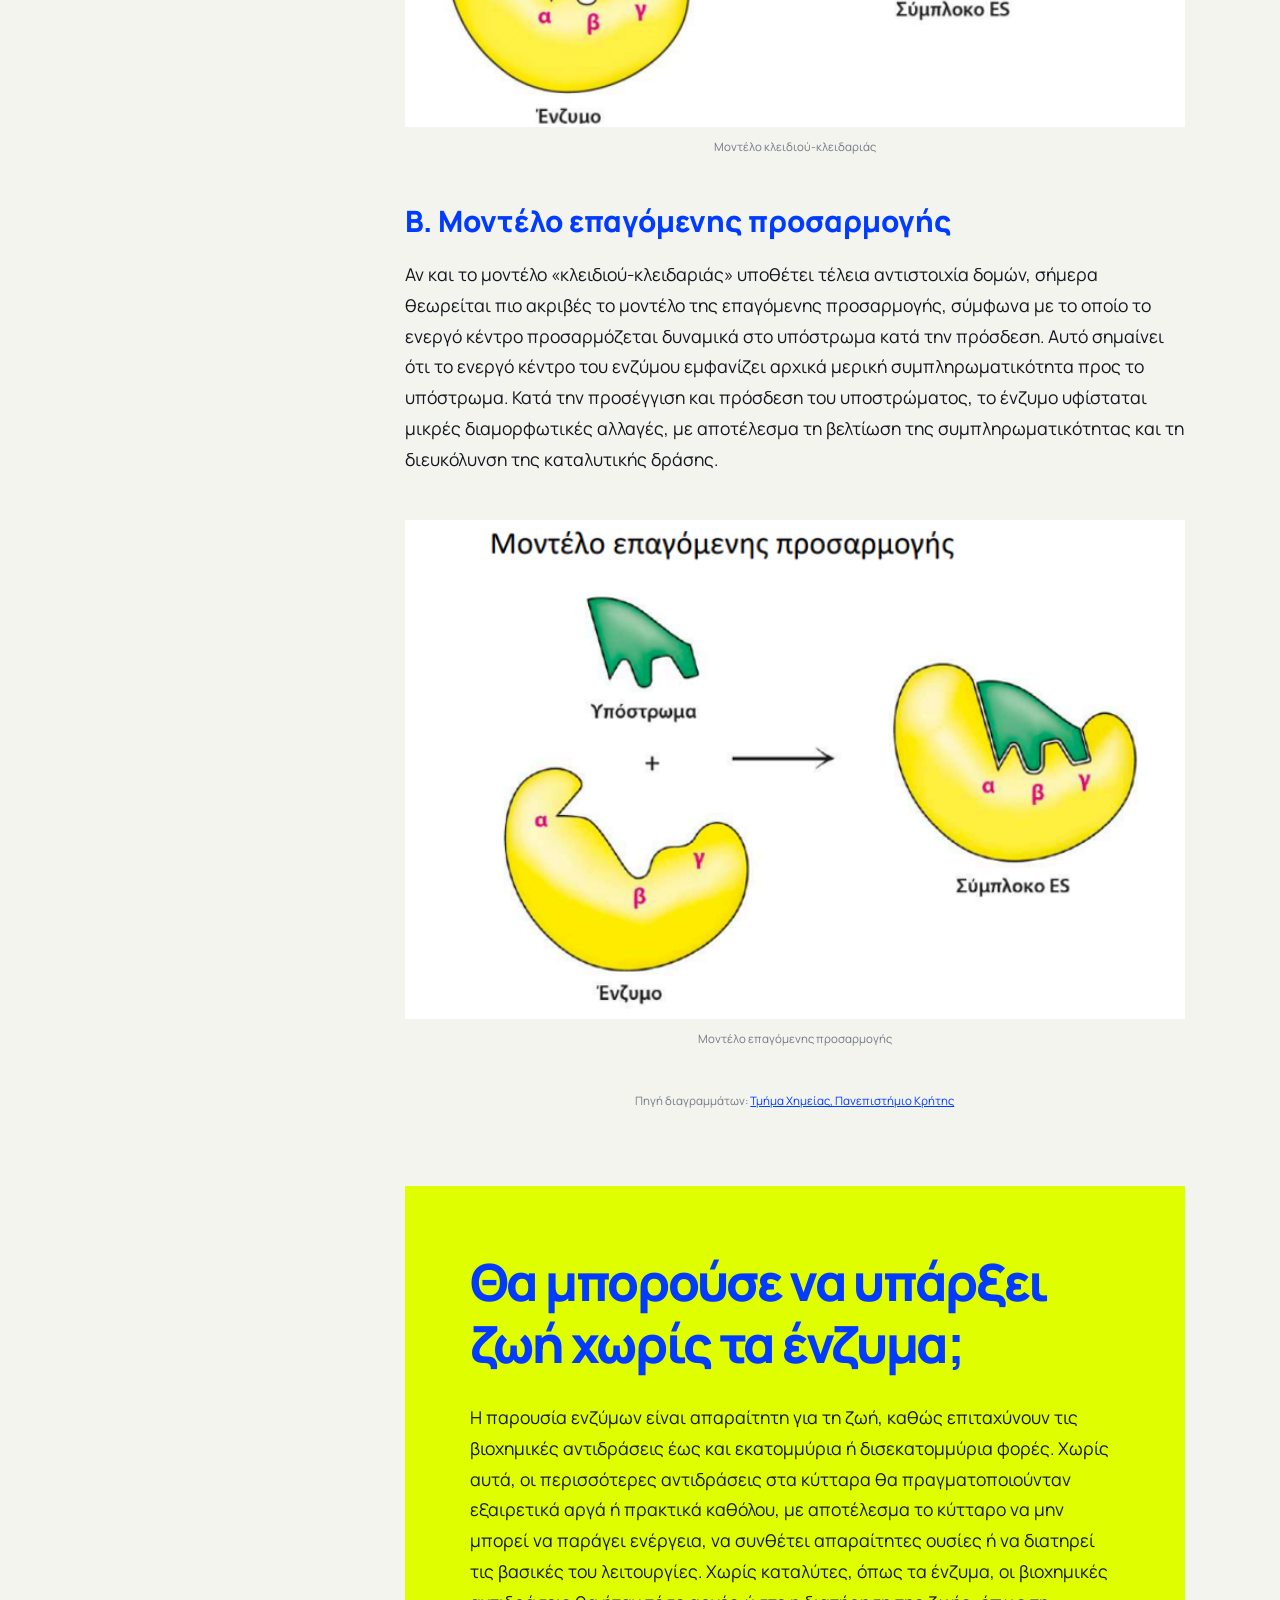
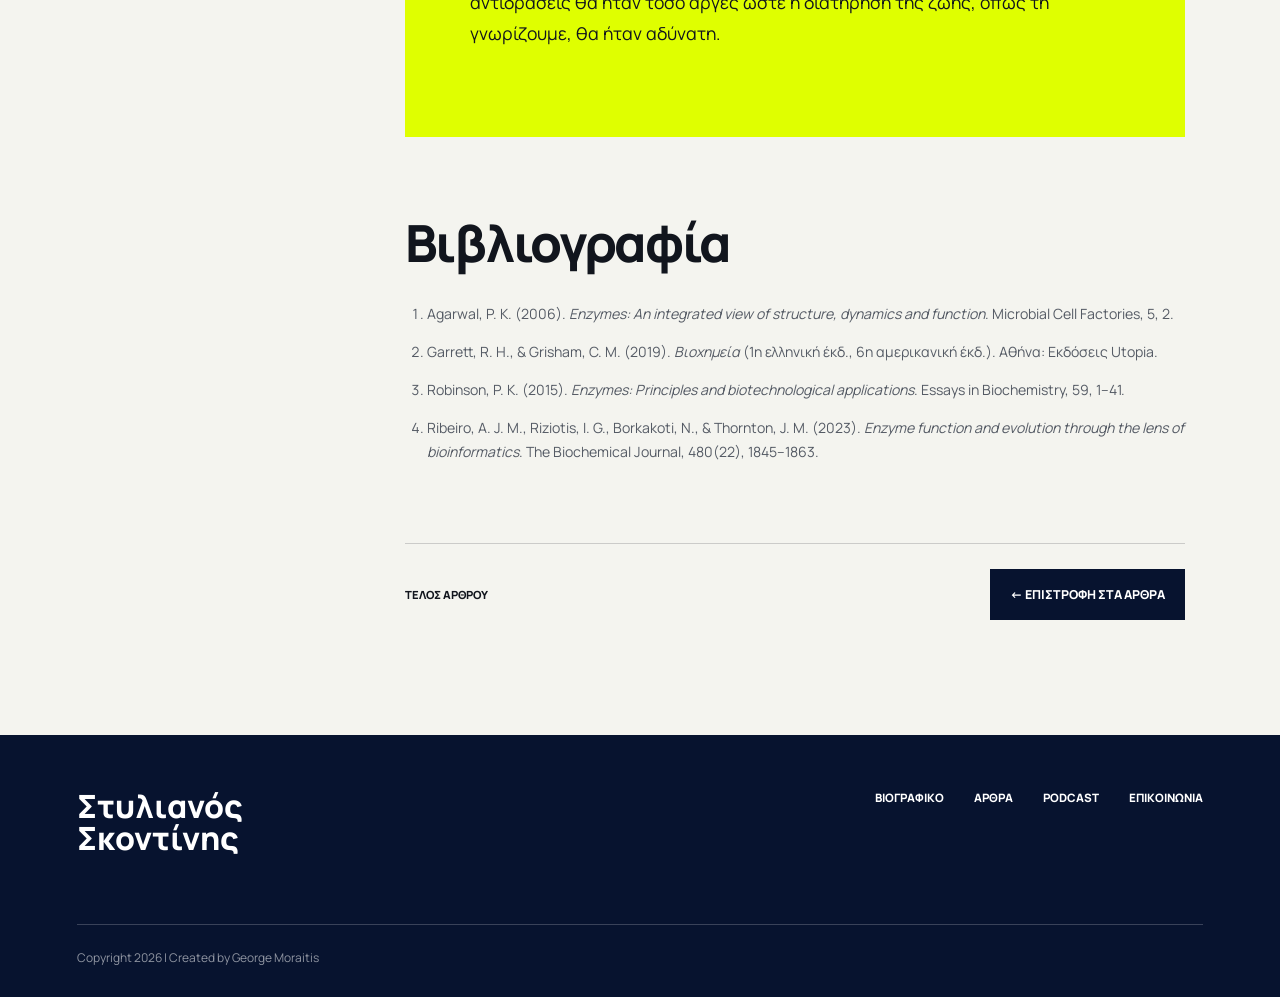
<file: article-enzymes.html>
<!DOCTYPE html>
<html lang="el">
<head>
    <meta charset="UTF-8">
    <meta name="viewport" content="width=device-width, initial-scale=1.0">
    <meta name="description" content="Τι είναι τα ένζυμα, ποιος είναι ο ρόλος τους, πώς λειτουργούν και γιατί είναι απαραίτητα για τη ζωή.">
    <title>Ένζυμα: Οι ισχυροί καταλύτες της ζωής | Στυλιανός Σκοντίνης</title>
    <link rel="icon" type="image/x-icon" href="/img/favicon.jpg">
    <link rel="preconnect" href="https://fonts.googleapis.com">
    <link rel="preconnect" href="https://fonts.gstatic.com" crossorigin>
    <link href="https://fonts.googleapis.com/css2?family=Manrope:wght@400;500;600;700;800&amp;display=swap" rel="stylesheet">
    <link rel="stylesheet" href="site-theme/theme.css">
</head>
<body>
    <a class="skip-link" href="#article-content">Μετάβαση στο άρθρο</a>
     <div class="announcement">
       <!-- <nav class="top-language" aria-label="Γλώσσα">
            <a href="#" aria-label="Greek"><img src="./img/gr.svg"></a>
            <a href="#" aria-label="English"><img src="./img/uk.svg"></a>
        </nav> -->
        
        <nav class="top-socials" aria-label="Κοινωνικά δίκτυα">
            <a href="https://www.facebook.com/st3li0ssk" aria-label="Facebook"><svg viewBox="0 0 24 24" aria-hidden="true"><path d="M14 8h3V4h-3c-3.3 0-5 2-5 5v2H6v4h3v7h4v-7h3.4l.6-4h-4V9c0-.7.3-1 1-1Z"/ class="type-body"></svg></a>
            <a href="https://www.instagram.com/st3li0s_s" aria-label="Instagram"><svg viewBox="0 0 24 24" aria-hidden="true"><rect x="3" y="3" width="18" height="18" rx="5"/><circle cx="12" cy="12" r="4"/><circle class="solid" cx="17.5" cy="6.5" r="1"/></svg></a>
            <a href="https://www.linkedin.com/in/stelios-skontinis-b321aa221?utm_source=share_via&utm_content=profile&utm_medium=member_ios" aria-label="LinkedIn"><svg viewBox="0 0 24 24" aria-hidden="true"><path d="M6.5 8.5V19M6.5 5v.1M10.5 19V8.5m0 4.5c0-2.5 1.5-4.5 4-4.5 2.7 0 3.5 1.8 3.5 4.5v6"/ class="type-body"></svg></a>
            <a href="mailto:steliosskontinis@gmail.com" aria-label="Αποστολή email"><svg viewBox="0 0 24 24" aria-hidden="true"><rect x="2.5" y="5" width="19" height="14" rx="2"/><path d="m4 7 8 6 8-6"/ class="type-body"></svg></a>
        </nav>
        
    </div>

    <header class="header">
        <a class="brand" href="index.html" aria-label="Αρχική">
            <img src="img/logo.png" alt="Στυλιανός Σκοντίνης">
        </a>

        <button class="nav-toggle" type="button" aria-expanded="false" aria-controls="main-navigation">
            <span class="nav-toggle-label">Menu</span>
            <span class="nav-toggle-icon" aria-hidden="true"><i></i><i></i></span>
        </button>

        <nav class="navigation" id="main-navigation" aria-label="Κύριο μενού">
            <a href="biography.html">Βιογραφικό</a>
            <a href="articles.html">Άρθρα</a>
            <a href="podcasts.html">Podcast</a>
            <a class="nav-cta" href="contact.html">Επικοινωνία <span>↗</span></a>
        </nav>
    </header>

    <main id="article-content">
        <header class="article-hero page-hero page-hero--blue">
            <div class="page-hero__inner">
                <a class="article-category" href="index.html#articles">Βιοχημεία</a>
                <h1 class="page-hero__title type-heading">Ένζυμα: <em>Οι ισχυροί καταλύτες της ζωής</em></h1>
                <div class="article-meta"><span>Στυλιανός-Παναγιώτης Σκοντίνης</span><time datetime="2026-03-28">28 Μαρτίου 2026</time><span>8 λεπτά ανάγνωσης</span></div>
            </div>
        </header>

        <figure class="article-featured"><img src="site-theme/assets/enzymes-cover.png" alt="Η λέξη enzymes σχηματισμένη από τρόφιμα"></figure>

        <div class="article-layout">
            <aside class="article-aside">
                <span>Σε αυτό το άρθρο</span>
                <nav aria-label="Περιεχόμενα άρθρου"><a href="#what">Τι είναι τα ένζυμα</a><a href="#terms">Βασικοί όροι</a><a href="#action">Πώς δρουν</a><a href="#models">Μοντέλα λειτουργίας</a><a href="#life">Ένζυμα και ζωή</a></nav>
            </aside>

            <article class="article-prose">
                <p class="article-lead type-body">Ένα από τα σημαντικότερα πεδία μελέτης της βιοχημείας είναι η έρευνα και η ανάλυση των ενζύμων. Ας εξετάσουμε, λοιπόν, τι ακριβώς είναι τα ένζυμα, ποιος είναι ο ρόλος τους, τη δομή τους, πώς λειτουργούν και, τέλος, αν θα μπορούσε να υπάρξει ζωή χωρίς αυτά.</p>

                <section id="what">
                    <h2 class="type-heading">Τι είναι τα ένζυμα;</h2>
                    <p class="type-body">Ας ξεκινήσουμε αρχικά με μία πιο ευρεία έννοια, εκείνη του καταλύτη. Στη χημεία ως καταλύτη ορίζουμε ένα μόριο ή υλικό, το οποίο επιταχύνει μία χημική αντίδραση χωρίς το ίδιο να καταναλώνεται κατά τη διάρκεια της διαδικασίας αυτής.</p>
                    <p class="type-body">Είναι σημαντικό να τονιστεί ότι στη φύση υπάρχουν δύο είδη καταλυτών:</p>
                    <ol class="accent-list"><li>Οι χημικοί καταλύτες</li><li>Οι βιολογικοί καταλύτες</li></ol>
                    <p class="type-body">Στους βιολογικούς καταλύτες, ή αλλιώς βιοκαταλύτες, ανήκουν τα ένζυμα, τα οποία είναι βιολογικά μόρια που επιταχύνουν τις βιοχημικές αντιδράσεις στους ζωντανούς οργανισμούς χωρίς να υφίστανται μόνιμη μεταβολή. Παλαιότερα επικρατούσε η άποψη ότι όλα τα ένζυμα είναι πρωτεΐνες. Σήμερα γνωρίζουμε ότι, αν και η συντριπτική πλειοψηφία τους είναι πρωτεϊνικής φύσης, υπάρχει και μια κατηγορία ενζύμων που αποτελείται από μόρια RNA, τα οποία ονομάζονται ριβοένζυμα.</p>
                    <h3 class="type-heading">Και πού συναντάμε τα ριβοένζυμα;</h3>
                    <p class="type-body">Συναντώνται σε διάφορες κυτταρικές διεργασίες, όπως κατά τη διάρκεια της ωρίμανσης του mRNA, αλλά και στη διαδικασία της μετάφρασης, όπου το ριβοσωμικό RNA (rRNA) διαδραματίζει καταλυτικό ρόλο στη σύνθεση των πρωτεϊνών.</p>
                    <p class="type-body">Όσον αφορά τα ένζυμα πρωτεϊνικής φύσεως, αυτά εντοπίζονται σχεδόν παντού: στο εσωτερικό του κυττάρου, στην κυτταρική μεμβράνη, αλλά και εκτός του κυττάρου. Για παράδειγμα, η πεψίνη είναι ένα ένζυμο το οποίο συναντάται στο εσωτερικό του στομάχου και βοηθάει στη διάσπαση των πρωτεϊνών.</p>
                </section>

                <section id="terms">
                    <h2 class="type-heading">Βασικοί όροι και ορισμοί</h2>
                    <dl class="definition-list">
                        <div><dt>Υπόστρωμα</dt><dd>Το αντιδρών μόριο το οποίο δεσμεύεται στο ενεργό κέντρο του ενζύμου και μετατρέπεται σε προϊόν.</dd></div>
                        <div><dt>Ενεργό κέντρο</dt><dd>Η περιοχή με την οποία αντιδρά το υπόστρωμα και καταλύεται η αντίδραση.</dd></div>
                        <div><dt>Συμπαράγοντες</dt><dd>Διάφορα ιόντα ή μικρά —συνήθως— οργανικά μόρια, τα οποία είναι απαραίτητο να δεσμευτούν στο ένζυμο προκειμένου να επιτελέσει τη δράση του.</dd></div>
                        <div><dt>Συνένζυμα</dt><dd>Τα οργανικά μόρια που χρησιμεύουν ως συμπαράγοντες.</dd></div>
                        <div><dt>Ενέργεια ενεργοποίησης (Ea)</dt><dd>Η ελάχιστη ενέργεια που πρέπει να αποκτήσουν τα αντιδρώντα μόρια ώστε να φτάσουν στη μεταβατική κατάσταση, όπου αρχίζουν να σπάζουν οι δεσμοί των αντιδρώντων και να σχηματίζονται νέοι δεσμοί που οδηγούν στα προϊόντα.</dd></div>
                    </dl>
                </section>

                <section id="action">
                    <h2 class="type-heading">Πώς δρουν;</h2>
                    <p class="type-body">Η δράση των ενζύμων έγκειται στο γεγονός ότι μειώνουν την ενέργεια ενεργοποίησης που χρειάζονται τα αντιδρώντα μόρια προκειμένου να σχηματιστούν τα προϊόντα.</p>
                </section>

                <section id="models">
                    <h2 class="type-heading">Και πώς λειτουργούν;</h2>
                    <p class="type-body">Υπάρχουν δύο τρόποι δράσης των ενζύμων. Ο πρώτος ονομάζεται μοντέλο κλειδιού-κλειδαριάς, ενώ ο δεύτερος ονομάζεται μοντέλο επαγόμενης προσαρμογής.</p>
                    <h3 class="type-heading">Α. Μοντέλο κλειδιού-κλειδαριάς</h3>
                    <p class="type-body">Το βασικό χαρακτηριστικό αυτού του μοντέλου είναι ότι το ενεργό κέντρο του ενζύμου παρουσιάζει συμπληρωματικότητα ως προς το υπόστρωμα. Μετά την πρόσδεση του υποστρώματος στο ενεργό κέντρο, σχηματίζεται το σύμπλοκο ενζύμου-υποστρώματος, οδηγώντας στην πραγματοποίηση της αντίδρασης και στον σχηματισμό των προϊόντων.</p>
                    <figure><img src="site-theme/assets/lock-and-key-model.png" alt="Διάγραμμα του μοντέλου κλειδιού-κλειδαριάς"><figcaption>Μοντέλο κλειδιού-κλειδαριάς</figcaption></figure>
                    <h3 class="type-heading">Β. Μοντέλο επαγόμενης προσαρμογής</h3>
                    <p class="type-body">Αν και το μοντέλο «κλειδιού-κλειδαριάς» υποθέτει τέλεια αντιστοιχία δομών, σήμερα θεωρείται πιο ακριβές το μοντέλο της επαγόμενης προσαρμογής, σύμφωνα με το οποίο το ενεργό κέντρο προσαρμόζεται δυναμικά στο υπόστρωμα κατά την πρόσδεση. Αυτό σημαίνει ότι το ενεργό κέντρο του ενζύμου εμφανίζει αρχικά μερική συμπληρωματικότητα προς το υπόστρωμα. Κατά την προσέγγιση και πρόσδεση του υποστρώματος, το ένζυμο υφίσταται μικρές διαμορφωτικές αλλαγές, με αποτέλεσμα τη βελτίωση της συμπληρωματικότητας και τη διευκόλυνση της καταλυτικής δράσης.</p>
                    <figure><img src="site-theme/assets/induced-fit-model.png" alt="Διάγραμμα του μοντέλου επαγόμενης προσαρμογής"><figcaption>Μοντέλο επαγόμενης προσαρμογής</figcaption></figure>
                    <p class="figure-source type-body">Πηγή διαγραμμάτων: <a href="https://www.chemistry.uoc.gr/eclass/modules/document/file.php/CHEM-UNDER124/04_Biochemistry_Enzymes_Eleftheriadis.pdf" target="_blank" rel="noopener noreferrer">Τμήμα Χημείας, Πανεπιστήμιο Κρήτης</a></p>
                </section>

                <section id="life" class="article-conclusion">
                    <h2 class="type-heading">Θα μπορούσε να υπάρξει ζωή χωρίς τα ένζυμα;</h2>
                    <p class="type-body">Η παρουσία ενζύμων είναι απαραίτητη για τη ζωή, καθώς επιταχύνουν τις βιοχημικές αντιδράσεις έως και εκατομμύρια ή δισεκατομμύρια φορές. Χωρίς αυτά, οι περισσότερες αντιδράσεις στα κύτταρα θα πραγματοποιούνταν εξαιρετικά αργά ή πρακτικά καθόλου, με αποτέλεσμα το κύτταρο να μην μπορεί να παράγει ενέργεια, να συνθέτει απαραίτητες ουσίες ή να διατηρεί τις βασικές του λειτουργίες. Χωρίς καταλύτες, όπως τα ένζυμα, οι βιοχημικές αντιδράσεις θα ήταν τόσο αργές ώστε η διατήρηση της ζωής, όπως τη γνωρίζουμε, θα ήταν αδύνατη.</p>
                </section>

                <section class="bibliography">
                    <h2 class="type-heading">Βιβλιογραφία</h2>
                    <ol>
                        <li>Agarwal, P. K. (2006). <cite>Enzymes: An integrated view of structure, dynamics and function</cite>. Microbial Cell Factories, 5, 2.</li>
                        <li>Garrett, R. H., &amp; Grisham, C. M. (2019). <cite>Βιοχημεία</cite> (1η ελληνική έκδ., 6η αμερικανική έκδ.). Αθήνα: Εκδόσεις Utopia.</li>
                        <li>Robinson, P. K. (2015). <cite>Enzymes: Principles and biotechnological applications</cite>. Essays in Biochemistry, 59, 1–41.</li>
                        <li>Ribeiro, A. J. M., Riziotis, I. G., Borkakoti, N., &amp; Thornton, J. M. (2023). <cite>Enzyme function and evolution through the lens of bioinformatics</cite>. The Biochemical Journal, 480(22), 1845–1863.</li>
                    </ol>
                </section>

                <div class="article-back"><span>Τέλος άρθρου</span><a class="button button-dark" href="articles.html">← Επιστροφή στα άρθρα</a></div>
            </article>
        </div>
    </main>

       <footer class="footer">
        <a class="footer-brand" href="#top">Στυλιανός <br> Σκοντίνης</a>
        <nav aria-label="Μενού υποσέλιδου"><a href="biography.html">Βιογραφικό</a><a href="articles.html">Άρθρα</a><a href="podcasts.html">Podcast</a><a href="contact.html">Επικοινωνία</a></nav>
        <p class="type-body">Copyright <span data-year></span> | Created by George Moraitis</p>
    </footer>
    <script src="site-theme/theme.js"></script>
</body>
</html>
</file>
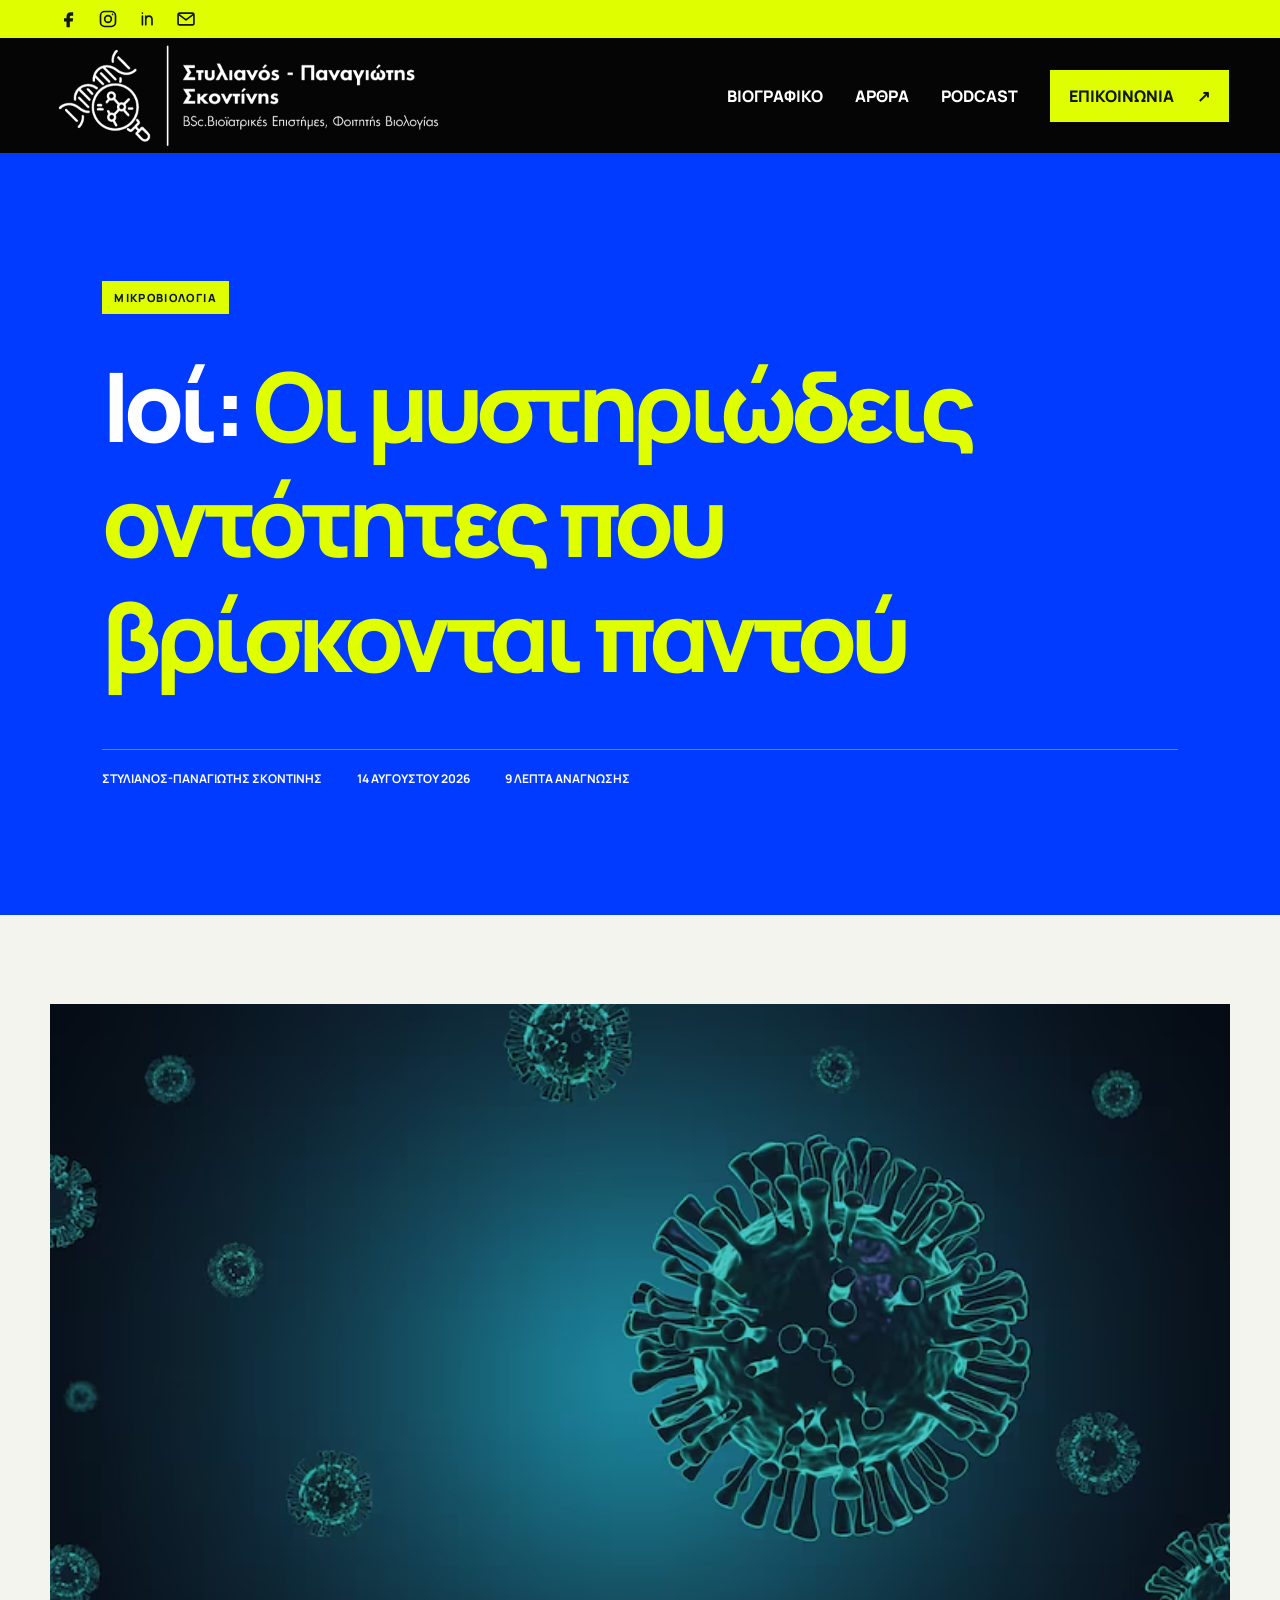
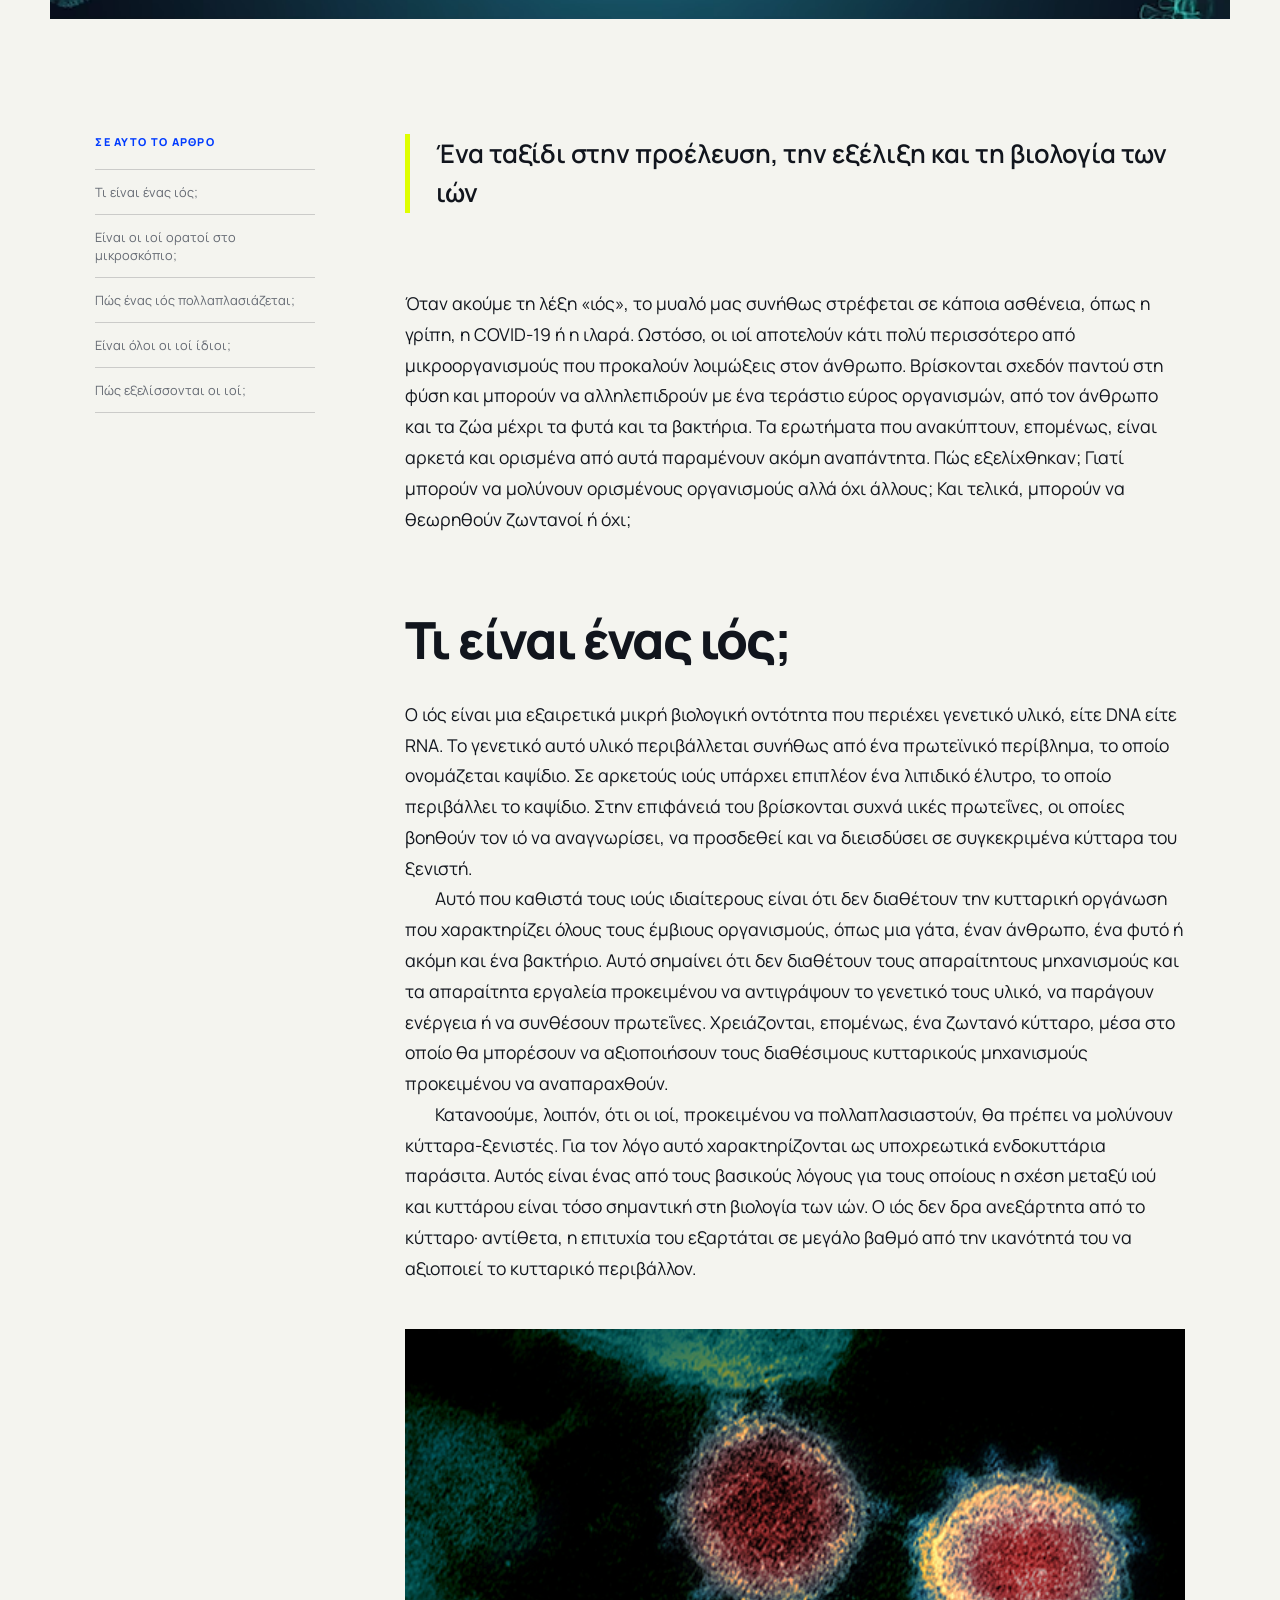
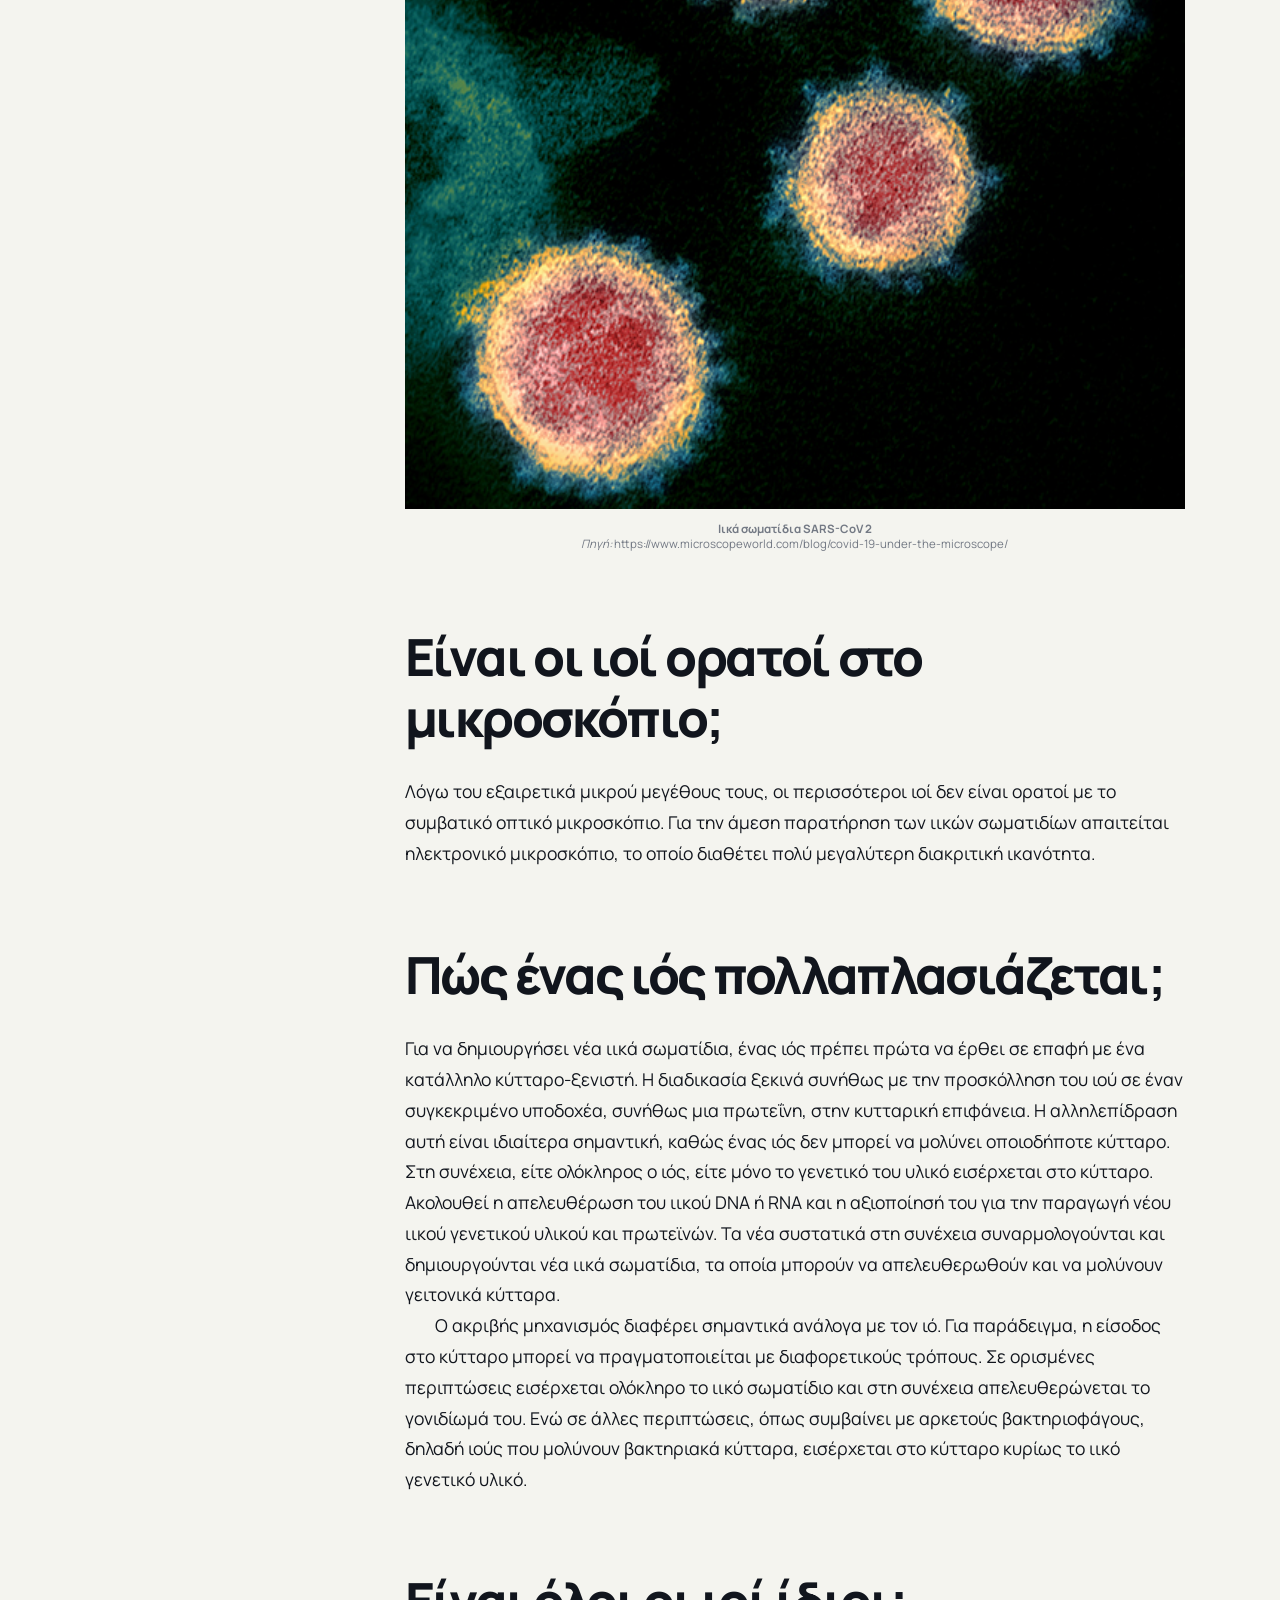
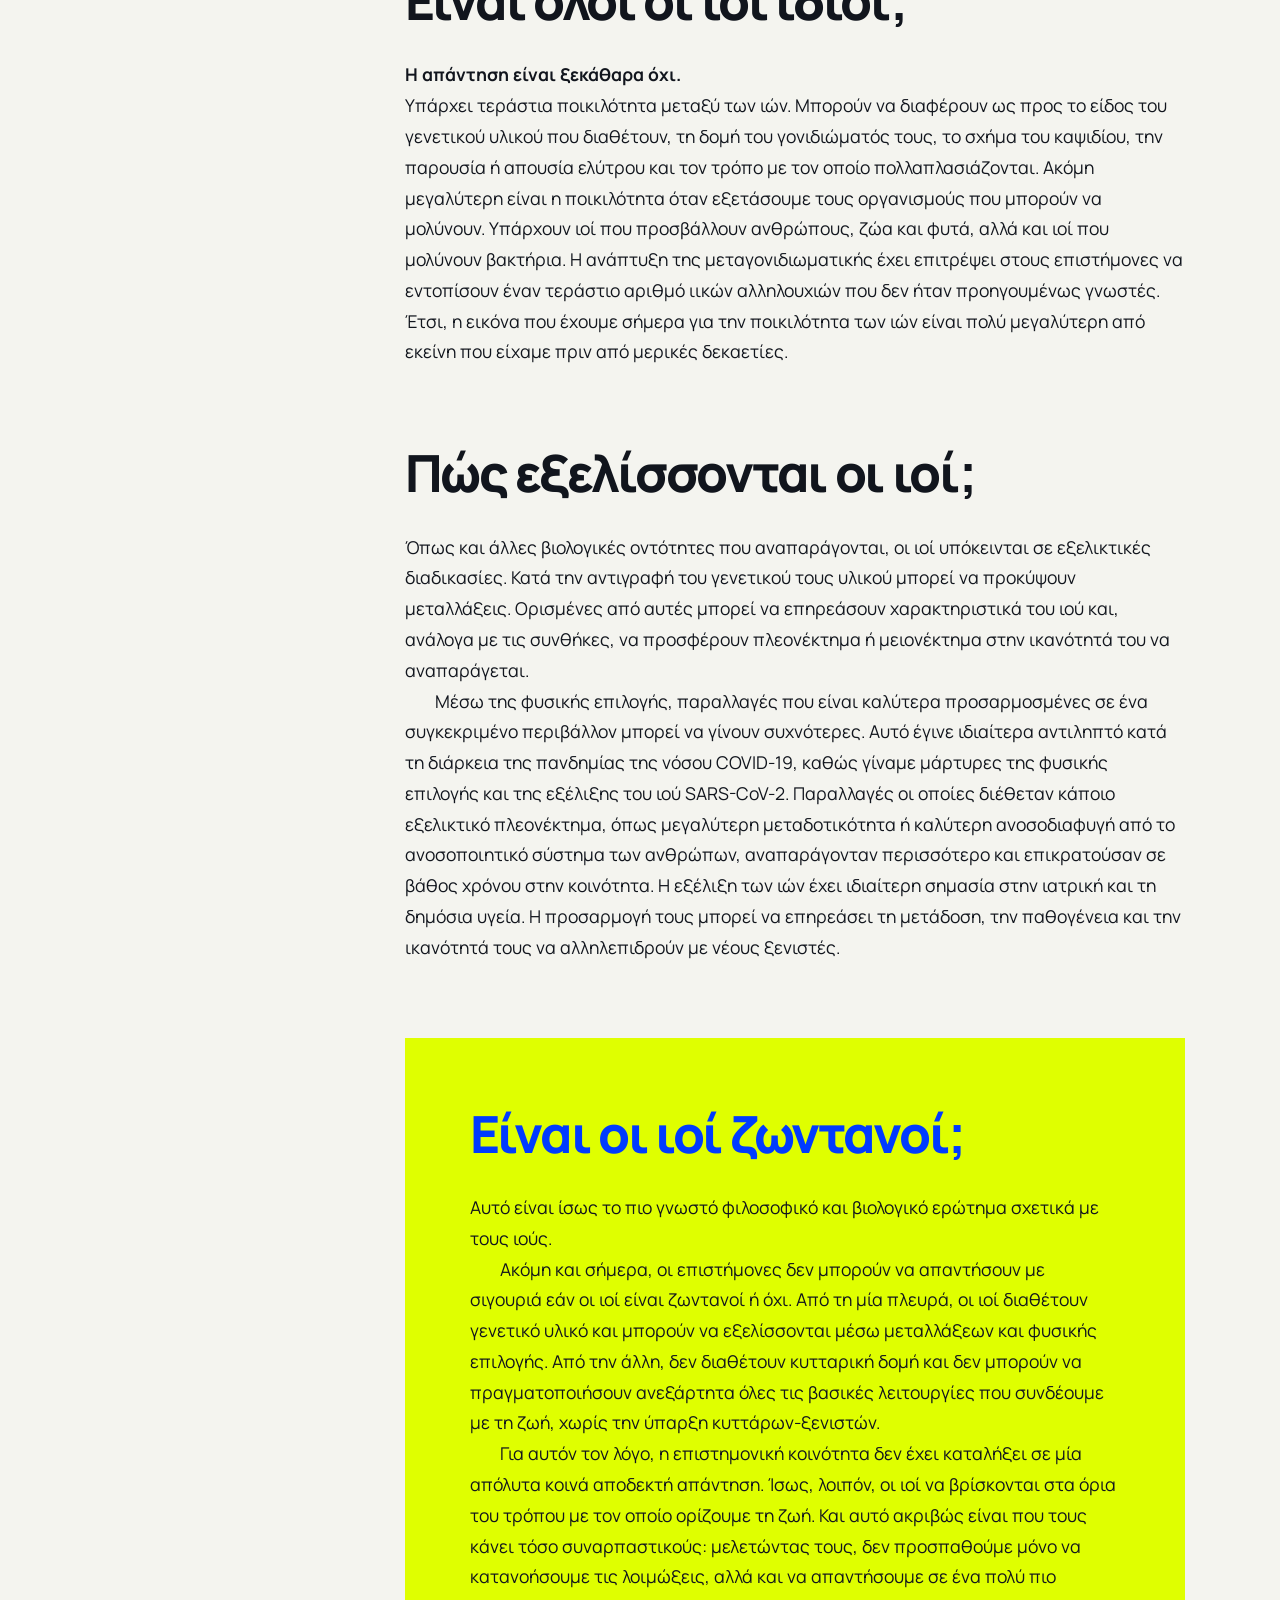
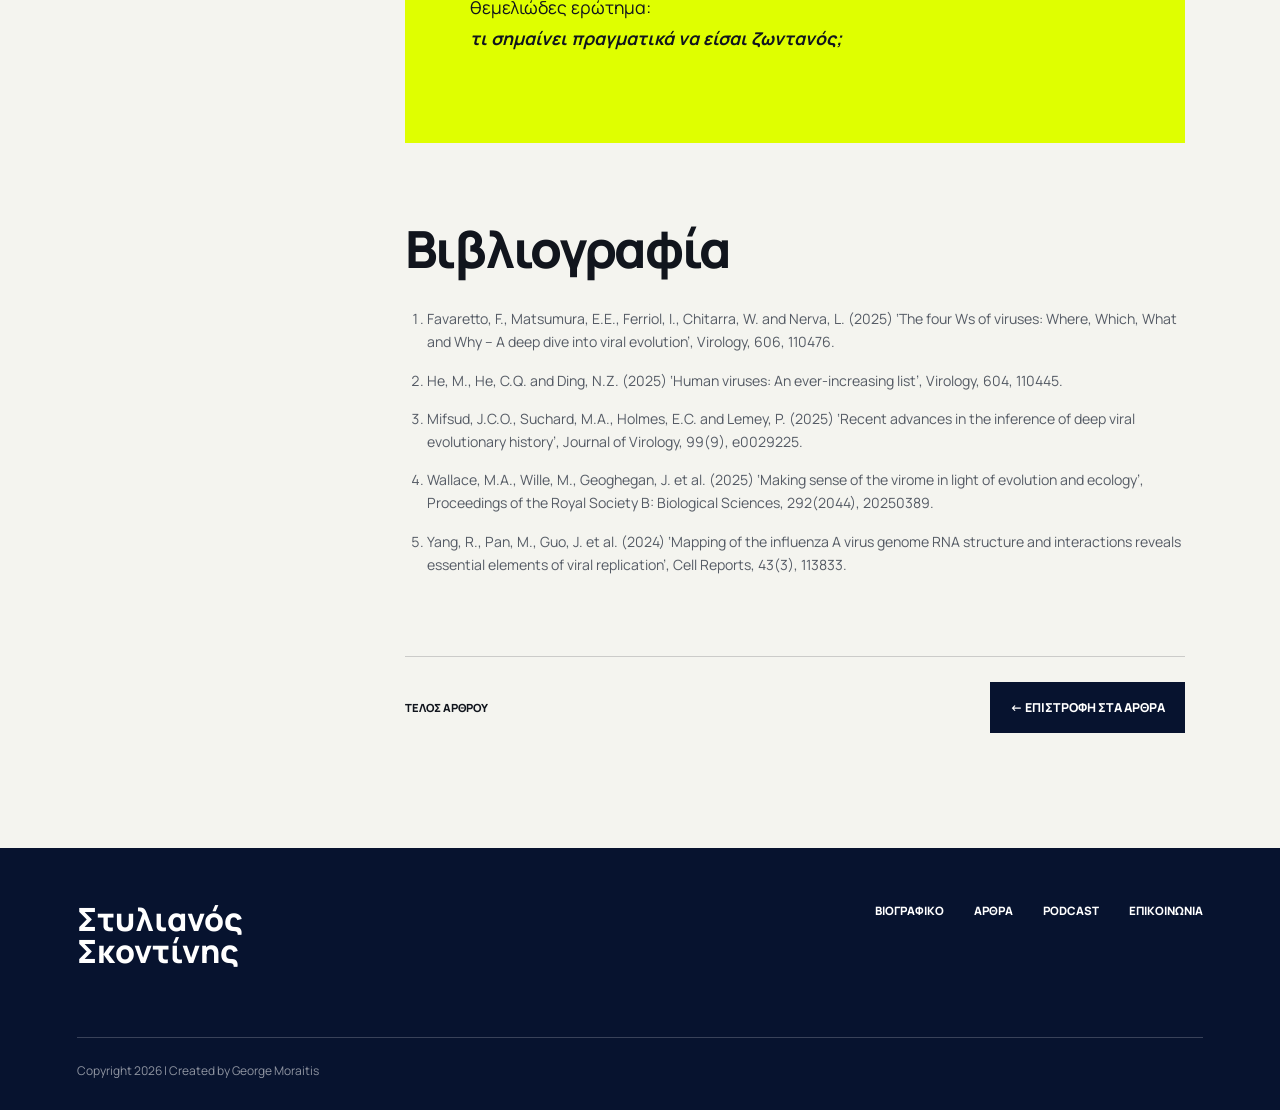
<file: article-viruses.html>
<!DOCTYPE html>
<html lang="el">
<head>
    <meta charset="UTF-8">
    <meta name="viewport" content="width=device-width, initial-scale=1.0">
    <meta name="description" content="Ιοί: Οι μυστηριώδεις οντότητες που βρίσκονται παντού">
    <title>Ιοί: Οι μυστηριώδεις οντότητες που βρίσκονται παντού | Στυλιανός Σκοντίνης</title>
    <link rel="icon" type="image/x-icon" href="/img/favicon.jpg">
    <link rel="preconnect" href="https://fonts.googleapis.com">
    <link rel="preconnect" href="https://fonts.gstatic.com" crossorigin>
    <link href="https://fonts.googleapis.com/css2?family=Manrope:wght@400;500;600;700;800&amp;display=swap" rel="stylesheet">
    <link rel="stylesheet" href="site-theme/theme.css">
</head>
<body>
    <a class="skip-link" href="#article-content">Μετάβαση στο άρθρο</a>
     <div class="announcement">
       <!-- <nav class="top-language" aria-label="Γλώσσα">
            <a href="#" aria-label="Greek"><img src="./img/gr.svg"></a>
            <a href="#" aria-label="English"><img src="./img/uk.svg"></a>
        </nav> -->
        
        <nav class="top-socials" aria-label="Κοινωνικά δίκτυα">
            <a href="https://www.facebook.com/st3li0ssk" aria-label="Facebook"><svg viewBox="0 0 24 24" aria-hidden="true"><path d="M14 8h3V4h-3c-3.3 0-5 2-5 5v2H6v4h3v7h4v-7h3.4l.6-4h-4V9c0-.7.3-1 1-1Z"/ class="type-body"></svg></a>
            <a href="https://www.instagram.com/st3li0s_s" aria-label="Instagram"><svg viewBox="0 0 24 24" aria-hidden="true"><rect x="3" y="3" width="18" height="18" rx="5"/><circle cx="12" cy="12" r="4"/><circle class="solid" cx="17.5" cy="6.5" r="1"/></svg></a>
            <a href="https://www.linkedin.com/in/stelios-skontinis-b321aa221?utm_source=share_via&utm_content=profile&utm_medium=member_ios" aria-label="LinkedIn"><svg viewBox="0 0 24 24" aria-hidden="true"><path d="M6.5 8.5V19M6.5 5v.1M10.5 19V8.5m0 4.5c0-2.5 1.5-4.5 4-4.5 2.7 0 3.5 1.8 3.5 4.5v6"/ class="type-body"></svg></a>
            <a href="mailto:steliosskontinis@gmail.com" aria-label="Αποστολή email"><svg viewBox="0 0 24 24" aria-hidden="true"><rect x="2.5" y="5" width="19" height="14" rx="2"/><path d="m4 7 8 6 8-6"/ class="type-body"></svg></a>
        </nav>
        
    </div>

    <header class="header">
        <a class="brand" href="index.html" aria-label="Αρχική">
            <img src="img/logo.png" alt="Στυλιανός Σκοντίνης">
        </a>

        <button class="nav-toggle" type="button" aria-expanded="false" aria-controls="main-navigation">
            <span class="nav-toggle-label">Menu</span>
            <span class="nav-toggle-icon" aria-hidden="true"><i></i><i></i></span>
        </button>

        <nav class="navigation" id="main-navigation" aria-label="Κύριο μενού">
            <a href="biography.html">Βιογραφικό</a>
            <a href="articles.html">Άρθρα</a>
            <a href="podcasts.html">Podcast</a>
            <a class="nav-cta" href="contact.html">Επικοινωνία <span>↗</span></a>
        </nav>
    </header>

    <main id="article-content">
        <header class="article-hero page-hero page-hero--blue">
            <div class="page-hero__inner">
                <a class="article-category" href="index.html#articles">Μικροβιολογία</a>
                <h1 class="page-hero__title type-heading">Ιοί: <em>Οι μυστηριώδεις οντότητες που βρίσκονται παντού</em></h1>
                <div class="article-meta"><span>Στυλιανός-Παναγιώτης Σκοντίνης</span><time datetime="2026-08-14">14 Αυγούστου 2026</time><span>9 λεπτά ανάγνωσης</span></div>
            </div>
        </header>

        <figure class="article-featured"><img src="/img/covid19.avif" alt="covid19"></figure>

        <div class="article-layout">
            <aside class="article-aside">
                <span>Σε αυτό το άρθρο</span>
                <nav aria-label="Περιεχόμενα άρθρου"><a href="#01">Τι είναι ένας ιός;</a><a href="#02">Είναι οι ιοί ορατοί στο μικροσκόπιο;</a><a href="#03">Πώς ένας ιός πολλαπλασιάζεται;</a><a href="#04">Είναι όλοι οι ιοί ίδιοι;</a><a href="#05">Πώς εξελίσσονται οι ιοί;</a></nav>
            </aside>

            <article class="article-prose">
                <p class="article-lead type-body">Ένα ταξίδι στην προέλευση, την εξέλιξη και τη βιολογία των ιών</p>

                <section id="00">
                    <p class="type-body no-space">Όταν ακούμε τη λέξη «ιός», το μυαλό μας συνήθως στρέφεται σε κάποια ασθένεια, όπως η γρίπη, η COVID-19 ή η ιλαρά. Ωστόσο, οι ιοί αποτελούν κάτι πολύ περισσότερο από μικροοργανισμούς που προκαλούν λοιμώξεις στον άνθρωπο. Βρίσκονται σχεδόν παντού στη φύση και μπορούν να αλληλεπιδρούν με ένα τεράστιο εύρος οργανισμών, από τον άνθρωπο και τα ζώα μέχρι τα φυτά και τα βακτήρια.
                        Τα ερωτήματα που ανακύπτουν, επομένως, είναι αρκετά και ορισμένα από αυτά παραμένουν ακόμη αναπάντητα. Πώς εξελίχθηκαν; Γιατί μπορούν να μολύνουν ορισμένους οργανισμούς αλλά όχι άλλους; Και τελικά, μπορούν να θεωρηθούν ζωντανοί ή όχι;
                    </p>
                </section>

                <section id="01">
                    <h2 class="type-heading">Τι είναι ένας ιός;</h2>
                        <p class="type-body no-space"> 
                            Ο ιός είναι μια εξαιρετικά μικρή βιολογική οντότητα που περιέχει γενετικό υλικό, είτε DNA είτε RNA. Το γενετικό αυτό υλικό περιβάλλεται συνήθως από ένα πρωτεϊνικό περίβλημα, το οποίο ονομάζεται καψίδιο.
Σε αρκετούς ιούς υπάρχει επιπλέον ένα λιπιδικό έλυτρο, το οποίο περιβάλλει το καψίδιο. Στην επιφάνειά του βρίσκονται συχνά ιικές πρωτεΐνες, οι οποίες βοηθούν τον ιό να αναγνωρίσει, να προσδεθεί και να διεισδύσει σε συγκεκριμένα κύτταρα του ξενιστή.
<p class="type-body p-sec">Αυτό που καθιστά τους ιούς ιδιαίτερους είναι ότι δεν διαθέτουν την κυτταρική οργάνωση που χαρακτηρίζει όλους τους έμβιους οργανισμούς, όπως μια γάτα, έναν άνθρωπο, ένα φυτό ή ακόμη και ένα βακτήριο. Αυτό σημαίνει ότι δεν διαθέτουν τους απαραίτητους μηχανισμούς και τα απαραίτητα εργαλεία προκειμένου να αντιγράψουν το γενετικό τους υλικό, να παράγουν ενέργεια ή να συνθέσουν πρωτεΐνες. Χρειάζονται, επομένως, ένα ζωντανό κύτταρο, μέσα στο οποίο θα μπορέσουν να αξιοποιήσουν τους διαθέσιμους κυτταρικούς μηχανισμούς προκειμένου να αναπαραχθούν. </p>
    
<p class="type-body p-sec">
Κατανοούμε, λοιπόν, ότι οι ιοί, προκειμένου να πολλαπλασιαστούν, θα πρέπει να μολύνουν κύτταρα-ξενιστές. Για τον λόγο αυτό χαρακτηρίζονται ως υποχρεωτικά ενδοκυττάρια παράσιτα.
Αυτός είναι ένας από τους βασικούς λόγους για τους οποίους η σχέση μεταξύ ιού και κυττάρου είναι τόσο σημαντική στη βιολογία των ιών. Ο ιός δεν δρα ανεξάρτητα από το κύτταρο· αντίθετα, η επιτυχία του εξαρτάται σε μεγάλο βαθμό από την ικανότητά του να αξιοποιεί το κυτταρικό περιβάλλον.
</p>
</p>
                         <figure><img src="/img/article2-1.jpg" alt="Ιικά σωματίδια SARS-CoV 2"><figcaption><strong>Ιικά σωματίδια SARS-CoV 2</strong><br><i>Πηγή:</i> https://www.microscopeworld.com/blog/covid-19-under-the-microscope/</figcaption></figcaption></figure>
                </section>

                <section id="02">
                    <h2 class="type-heading">Είναι οι ιοί ορατοί στο μικροσκόπιο;</h2>
                    <p class="type-body">Λόγω του εξαιρετικά μικρού μεγέθους τους, οι περισσότεροι ιοί δεν είναι ορατοί με το συμβατικό οπτικό μικροσκόπιο. Για την άμεση παρατήρηση των ιικών σωματιδίων απαιτείται ηλεκτρονικό μικροσκόπιο, το οποίο διαθέτει πολύ μεγαλύτερη διακριτική ικανότητα.</p>
                </section>

                <section id="03">
                    <h2 class="type-heading">Πώς ένας ιός πολλαπλασιάζεται;</h2>
                    <p class="type-body no-space">Για να δημιουργήσει νέα ιικά σωματίδια, ένας ιός πρέπει πρώτα να έρθει σε επαφή με ένα κατάλληλο κύτταρο-ξενιστή.
Η διαδικασία ξεκινά συνήθως με την προσκόλληση του ιού σε έναν συγκεκριμένο υποδοχέα, συνήθως μια πρωτεΐνη, στην κυτταρική επιφάνεια. Η αλληλεπίδραση αυτή είναι ιδιαίτερα σημαντική, καθώς ένας ιός δεν μπορεί να μολύνει οποιοδήποτε κύτταρο.
Στη συνέχεια, είτε ολόκληρος ο ιός, είτε μόνο το γενετικό του υλικό εισέρχεται στο κύτταρο. Ακολουθεί η απελευθέρωση του ιικού DNA ή RNA και η αξιοποίησή του για την παραγωγή νέου ιικού γενετικού υλικού και πρωτεϊνών.
Τα νέα συστατικά στη συνέχεια συναρμολογούνται και δημιουργούνται νέα ιικά σωματίδια, τα οποία μπορούν να απελευθερωθούν και να μολύνουν γειτονικά κύτταρα.

<p class="type-body p-sec">
Ο ακριβής μηχανισμός διαφέρει σημαντικά ανάλογα με τον ιό. Για παράδειγμα, η είσοδος στο κύτταρο μπορεί να πραγματοποιείται με διαφορετικούς τρόπους. Σε ορισμένες περιπτώσεις εισέρχεται ολόκληρο το ιικό σωματίδιο και στη συνέχεια απελευθερώνεται το γονιδίωμά του. Ενώ σε άλλες περιπτώσεις, όπως συμβαίνει με αρκετούς βακτηριοφάγους, δηλαδή ιούς που μολύνουν βακτηριακά κύτταρα, εισέρχεται στο κύτταρο κυρίως το ιικό γενετικό υλικό.
</p>
</p>
                </section>

                       <section id="04">
                    <h2 class="type-heading">Είναι όλοι οι ιοί ίδιοι;</h2>
                    <p class="type-body"><strong>Η απάντηση είναι ξεκάθαρα όχι.</strong><br>
Υπάρχει τεράστια ποικιλότητα μεταξύ των ιών. Μπορούν να διαφέρουν ως προς το είδος του γενετικού υλικού που διαθέτουν, τη δομή του γονιδιώματός τους, το σχήμα του καψιδίου, την παρουσία ή απουσία ελύτρου και τον τρόπο με τον οποίο πολλαπλασιάζονται.
Ακόμη μεγαλύτερη είναι η ποικιλότητα όταν εξετάσουμε τους οργανισμούς που μπορούν να μολύνουν. Υπάρχουν ιοί που προσβάλλουν ανθρώπους, ζώα και φυτά, αλλά και ιοί που μολύνουν βακτήρια.
Η ανάπτυξη της μεταγονιδιωματικής έχει επιτρέψει στους επιστήμονες να εντοπίσουν έναν τεράστιο αριθμό ιικών αλληλουχιών που δεν ήταν προηγουμένως γνωστές. Έτσι, η εικόνα που έχουμε σήμερα για την ποικιλότητα των ιών είναι πολύ μεγαλύτερη από εκείνη που είχαμε πριν από μερικές δεκαετίες.
</p>
                </section>
                                <section id="05">
                    <h2 class="type-heading">Πώς εξελίσσονται οι ιοί;</h2>
                    <p class="type-body no-space">Όπως και άλλες βιολογικές οντότητες που αναπαράγονται, οι ιοί υπόκεινται σε εξελικτικές διαδικασίες.
Κατά την αντιγραφή του γενετικού τους υλικού μπορεί να προκύψουν μεταλλάξεις. Ορισμένες από αυτές μπορεί να επηρεάσουν χαρακτηριστικά του ιού και, ανάλογα με τις συνθήκες, να προσφέρουν πλεονέκτημα ή μειονέκτημα στην ικανότητά του να αναπαράγεται.
<p class="type-body p-sec">
Μέσω της φυσικής επιλογής, παραλλαγές που είναι καλύτερα προσαρμοσμένες σε ένα συγκεκριμένο περιβάλλον μπορεί να γίνουν συχνότερες.
Αυτό έγινε ιδιαίτερα αντιληπτό κατά τη διάρκεια της πανδημίας της νόσου COVID-19, καθώς γίναμε μάρτυρες της φυσικής επιλογής και της εξέλιξης του ιού SARS-CoV-2. Παραλλαγές οι οποίες διέθεταν κάποιο εξελικτικό πλεονέκτημα, όπως μεγαλύτερη μεταδοτικότητα ή καλύτερη ανοσοδιαφυγή από το ανοσοποιητικό σύστημα των ανθρώπων, αναπαράγονταν περισσότερο και επικρατούσαν σε βάθος χρόνου στην κοινότητα.
Η εξέλιξη των ιών έχει ιδιαίτερη σημασία στην ιατρική και τη δημόσια υγεία. Η προσαρμογή τους μπορεί να επηρεάσει τη μετάδοση, την παθογένεια και την ικανότητά τους να αλληλεπιδρούν με νέους ξενιστές.
</p></p>
                </section>

                <section id="life" class="article-conclusion">
                    <h2 class="type-heading">Είναι οι ιοί ζωντανοί;</h2>
                    <p class="type-body no-space">Αυτό είναι ίσως το πιο γνωστό φιλοσοφικό και βιολογικό ερώτημα σχετικά με τους ιούς. 
<p class="type-body p-sec">         
Ακόμη και σήμερα, οι επιστήμονες δεν μπορούν να απαντήσουν με σιγουριά εάν οι ιοί είναι ζωντανοί ή όχι.
Από τη μία πλευρά, οι ιοί διαθέτουν γενετικό υλικό και μπορούν να εξελίσσονται μέσω μεταλλάξεων και φυσικής επιλογής. Από την άλλη, δεν διαθέτουν κυτταρική δομή και δεν μπορούν να πραγματοποιήσουν ανεξάρτητα όλες τις βασικές λειτουργίες που συνδέουμε με τη ζωή, χωρίς την ύπαρξη κυττάρων-ξενιστών.
</p>
<p class="type-body p-sec">
Για αυτόν τον λόγο, η επιστημονική κοινότητα δεν έχει καταλήξει σε μία απόλυτα κοινά αποδεκτή απάντηση.
Ίσως, λοιπόν, οι ιοί να βρίσκονται στα όρια του τρόπου με τον οποίο ορίζουμε τη ζωή. Και αυτό ακριβώς είναι που τους κάνει τόσο συναρπαστικούς: μελετώντας τους, δεν προσπαθούμε μόνο να κατανοήσουμε τις λοιμώξεις, αλλά και να απαντήσουμε σε ένα πολύ πιο θεμελιώδες ερώτημα: <br> <strong><i>τι σημαίνει πραγματικά να είσαι ζωντανός;</i></strong> 
</p></p>
                </section>

                <section class="bibliography">
                    <h2 class="type-heading">Βιβλιογραφία</h2>
                    <ol>
                        <li>Favaretto, F., Matsumura, E.E., Ferriol, I., Chitarra, W. and Nerva, L. (2025) ‘The four Ws of viruses: Where, Which, What and Why – A deep dive into viral evolution’, Virology, 606, 110476.</li>
                        <li>He, M., He, C.Q. and Ding, N.Z. (2025) ‘Human viruses: An ever-increasing list’, Virology, 604, 110445.</li>
                        <li>Mifsud, J.C.O., Suchard, M.A., Holmes, E.C. and Lemey, P. (2025) ‘Recent advances in the inference of deep viral evolutionary history’, Journal of Virology, 99(9), e0029225.</li>
                        <li>Wallace, M.A., Wille, M., Geoghegan, J. et al. (2025) ‘Making sense of the virome in light of evolution and ecology’, Proceedings of the Royal Society B: Biological Sciences, 292(2044), 20250389.</li>
                        <li>Yang, R., Pan, M., Guo, J. et al. (2024) ‘Mapping of the influenza A virus genome RNA structure and interactions reveals essential elements of viral replication’, Cell Reports, 43(3), 113833.</li>
                    </ol>
                </section>

                <div class="article-back"><span>Τέλος άρθρου</span><a class="button button-dark" href="articles.html">← Επιστροφή στα άρθρα</a></div>
            </article>
        </div>
    </main>

       <footer class="footer">
        <a class="footer-brand" href="#top">Στυλιανός <br> Σκοντίνης</a>
        <nav aria-label="Μενού υποσέλιδου"><a href="biography.html">Βιογραφικό</a><a href="articles.html">Άρθρα</a><a href="podcasts.html">Podcast</a><a href="contact.html">Επικοινωνία</a></nav>
        <p class="type-body">Copyright <span data-year></span> | Created by George Moraitis</p>
    </footer>
    <script src="site-theme/theme.js"></script>
</body>
</html>
</file>
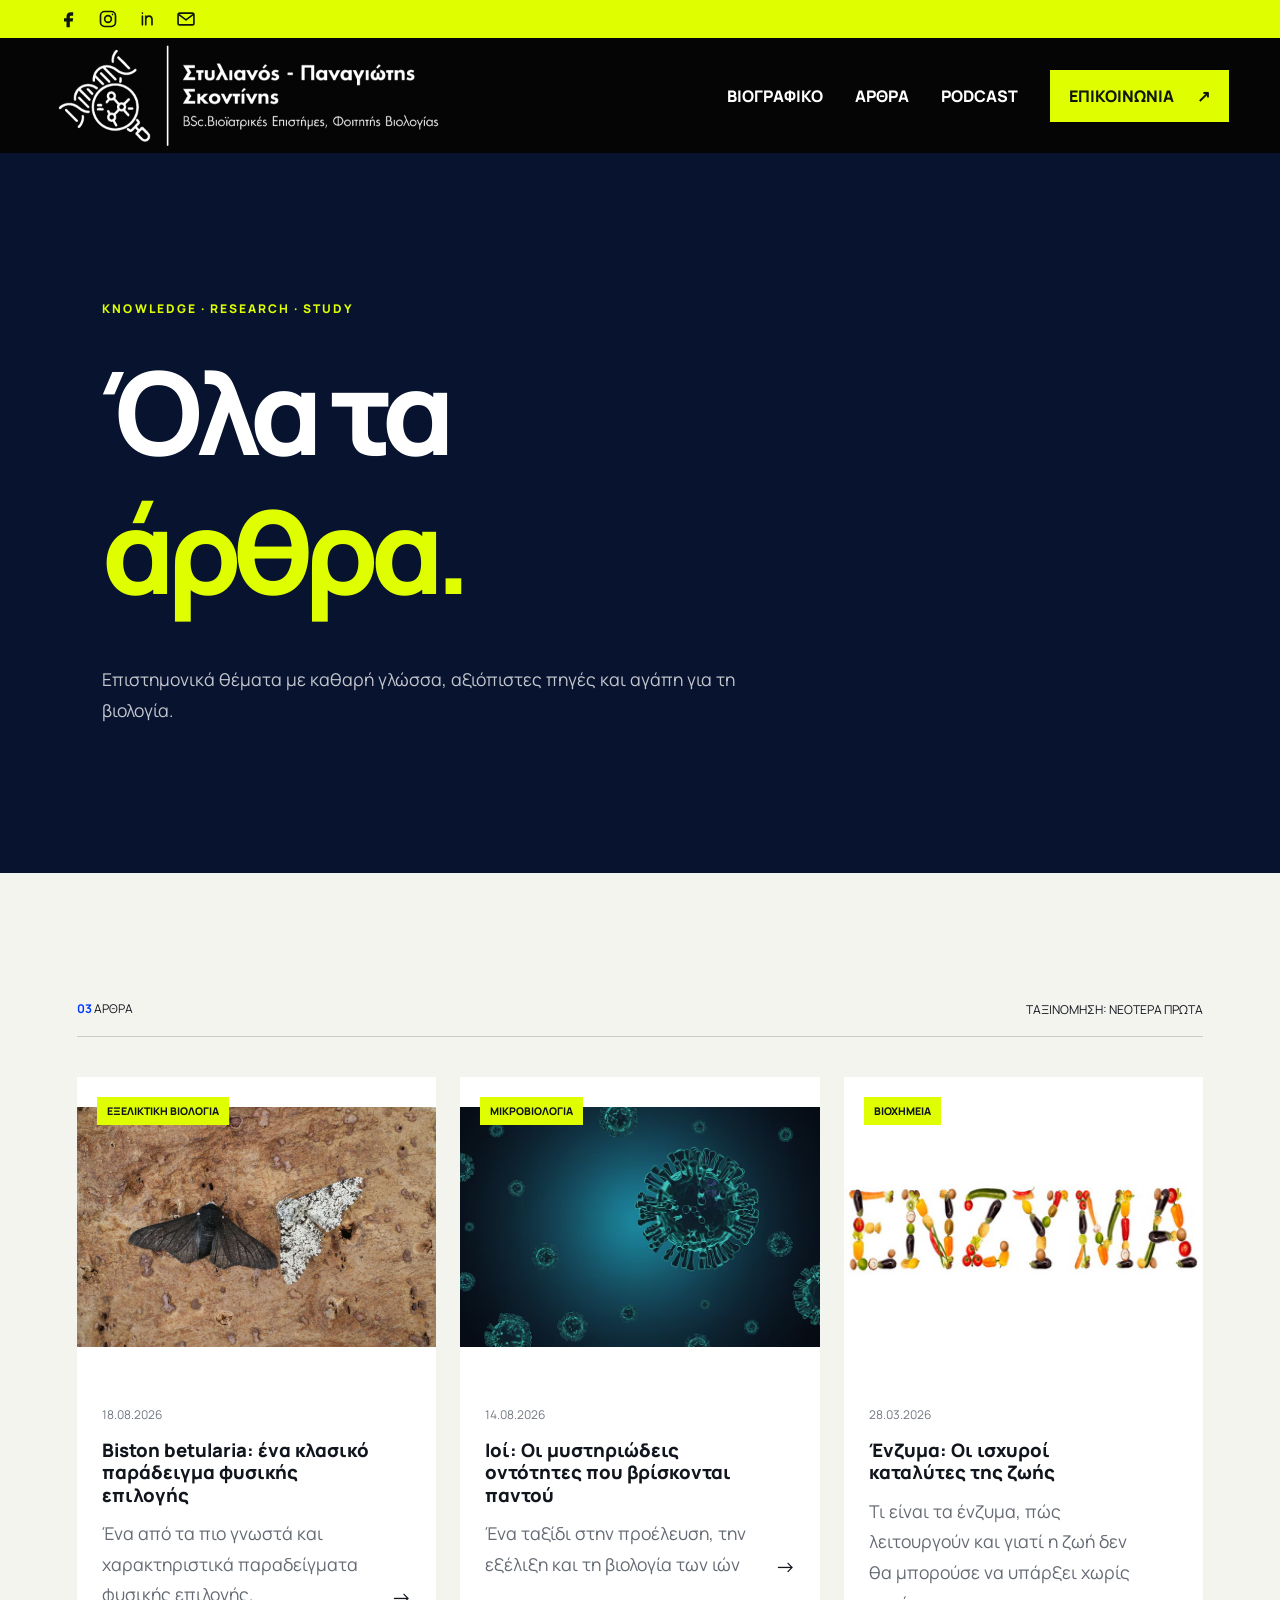
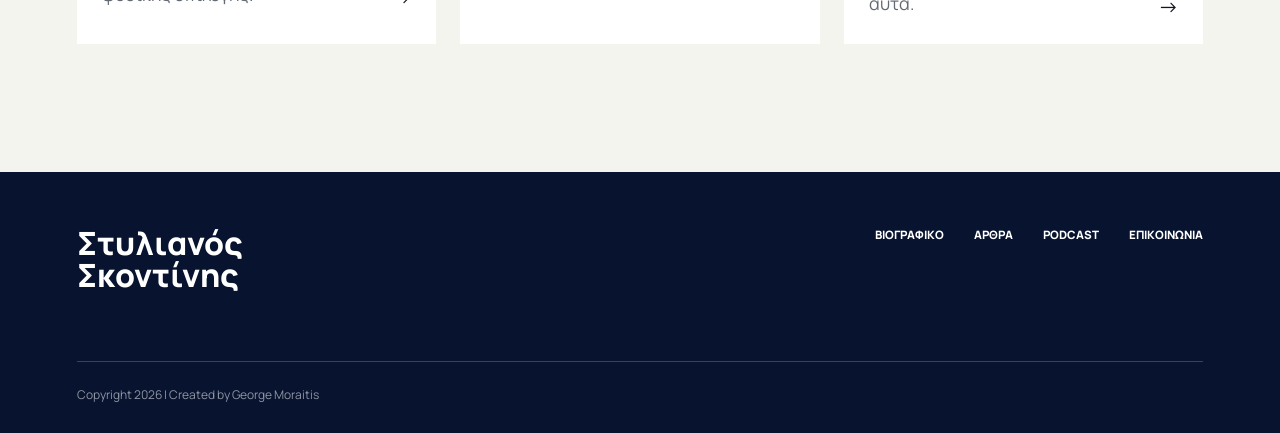
<file: articles.html>
<!DOCTYPE html>
<html lang="el">
<head>
    <meta charset="UTF-8">
    <meta name="viewport" content="width=device-width, initial-scale=1.0">
    <meta name="description" content="Άρθρα βιολογίας και βιοχημείας του Στυλιανού Σκοντίνη.">
    <title>Άρθρα | Στυλιανός Σκοντίνης</title>
    <link rel="icon" type="image/x-icon" href="/img/favicon.jpg">
    <link rel="preconnect" href="https://fonts.googleapis.com">
    <link rel="preconnect" href="https://fonts.gstatic.com" crossorigin>
    <link href="https://fonts.googleapis.com/css2?family=Manrope:wght@400;500;600;700;800&amp;display=swap" rel="stylesheet">
    <link rel="stylesheet" href="site-theme/theme.css">
</head>
<body>
    <a class="skip-link" href="#articles-list">Μετάβαση στα άρθρα</a>
     <div class="announcement">
        <!-- <nav class="top-language" aria-label="Γλώσσα">
            <a href="#" aria-label="Greek"><img src="./img/gr.svg"></a>
            <a href="#" aria-label="English"><img src="./img/uk.svg"></a>
        </nav> -->
        
        <nav class="top-socials" aria-label="Κοινωνικά δίκτυα">
            <a href="https://www.facebook.com/st3li0ssk" aria-label="Facebook"><svg viewBox="0 0 24 24" aria-hidden="true"><path d="M14 8h3V4h-3c-3.3 0-5 2-5 5v2H6v4h3v7h4v-7h3.4l.6-4h-4V9c0-.7.3-1 1-1Z"/ class="type-body"></svg></a>
            <a href="https://www.instagram.com/st3li0s_s" aria-label="Instagram"><svg viewBox="0 0 24 24" aria-hidden="true"><rect x="3" y="3" width="18" height="18" rx="5"/><circle cx="12" cy="12" r="4"/><circle class="solid" cx="17.5" cy="6.5" r="1"/></svg></a>
            <a href="https://www.linkedin.com/in/stelios-skontinis-b321aa221?utm_source=share_via&utm_content=profile&utm_medium=member_ios" aria-label="LinkedIn"><svg viewBox="0 0 24 24" aria-hidden="true"><path d="M6.5 8.5V19M6.5 5v.1M10.5 19V8.5m0 4.5c0-2.5 1.5-4.5 4-4.5 2.7 0 3.5 1.8 3.5 4.5v6"/ class="type-body"></svg></a>
            <a href="mailto:steliosskontinis@gmail.com" aria-label="Αποστολή email"><svg viewBox="0 0 24 24" aria-hidden="true"><rect x="2.5" y="5" width="19" height="14" rx="2"/><path d="m4 7 8 6 8-6"/ class="type-body"></svg></a>
        </nav>
        
    </div>

    <header class="header">
        <a class="brand" href="index.html" aria-label="Αρχική">
            <img src="img/logo.png" alt="Στυλιανός Σκοντίνης">
        </a>

        <button class="nav-toggle" type="button" aria-expanded="false" aria-controls="main-navigation">
            <span class="nav-toggle-label">Menu</span>
            <span class="nav-toggle-icon" aria-hidden="true"><i></i><i></i></span>
        </button>

        <nav class="navigation" id="main-navigation" aria-label="Κύριο μενού">
            <a href="biography.html">Βιογραφικό</a>
            <a href="articles.html">Άρθρα</a>
            <a href="podcasts.html">Podcast</a>
            <a class="nav-cta" href="contact.html">Επικοινωνία <span>↗</span></a>
        </nav>
    </header>

    <main>
        <header class="page-hero page-hero--navy">
            <p class="kicker type-body">Knowledge · Research · Study</p>
            <h1 class="page-hero__title type-heading">Όλα τα<br><em>άρθρα.</em></h1>
            <p class="page-hero__text type-body">Επιστημονικά θέματα με καθαρή γλώσσα, αξιόπιστες πηγές και αγάπη για τη βιολογία.</p>
        </header>

        <section class="articles-list section" id="articles-list">
            <div class="listing-toolbar"><p class="type-body"><strong>03</strong> άρθρα</p><span>Ταξινόμηση: Νεότερα πρώτα</span></div>
            <div class="articles-page-grid">
               <article class="article-card article-card-main">
                    <a class="article-image article-image-photo" href="article-biston-betularia.html"><img src="/img/biston.JPG" alt="Biston betularia"><span>Εξελικτική Βιολογία</span></a>
                    <div class="article-body"><time datetime="2026-08-18">18.08.2026</time><h2 class="type-heading"><a href="article-biston-betularia.html">Biston betularia: ένα κλασικό παράδειγμα φυσικής επιλογής</h2></a><p class="type-body">Ένα από τα πιο γνωστά και χαρακτηριστικά παραδείγματα φυσικής επιλογής.</p><a href="article-biston-betularia.html" aria-label="Διάβασε το άρθρο">→</a></div>
                </article>
              
                <article class="article-card">
                    <a class="article-image article-image-photo" href="article-viruses.html"><img src="/img/covid19.avif" alt="covid19"><span>Μικροβιολογία</span></a>
                    <div class="article-body"><time datetime="2026-08-14">14.08.2026</time><h2 class="type-heading"><a href="article-viruses.html">Ιοί: Οι μυστηριώδεις οντότητες που βρίσκονται παντού</a></h2><p class="type-body">Ένα ταξίδι στην προέλευση, την εξέλιξη και τη βιολογία των ιών</p><a href="article-viruses.html" aria-label="Διάβασε το άρθρο">→</a></div>
                </article>
                      <article class="article-card">
                    <a class="article-image article-image-photo" href="article-enzymes.html"><img src="site-theme/assets/enzymes-cover.png" alt="Η λέξη enzymes σχηματισμένη από τρόφιμα"><span>Βιοχημεία</span></a>
                    <div class="article-body"><time datetime="2026-03-28">28.03.2026</time><h2 class="type-heading"><a href="article-enzymes.html">Ένζυμα: Οι ισχυροί καταλύτες της ζωής</a></h2><p class="type-body">Τι είναι τα ένζυμα, πώς λειτουργούν και γιατί η ζωή δεν θα μπορούσε να υπάρξει χωρίς αυτά.</p><a href="article-enzymes.html" aria-label="Διάβασε το άρθρο για τα ένζυμα">→</a></div>
                </article>
            </div>
        </section>
    </main>

       <footer class="footer">
        <a class="footer-brand" href="#top">Στυλιανός <br> Σκοντίνης</a>
        <nav aria-label="Μενού υποσέλιδου"><a href="biography.html">Βιογραφικό</a><a href="articles.html">Άρθρα</a><a href="podcasts.html">Podcast</a><a href="contact.html">Επικοινωνία</a></nav>
        <p class="type-body">Copyright <span data-year></span> | Created by George Moraitis</p>
    </footer>
    <script src="site-theme/theme.js"></script>
</body>
</html>
</file>
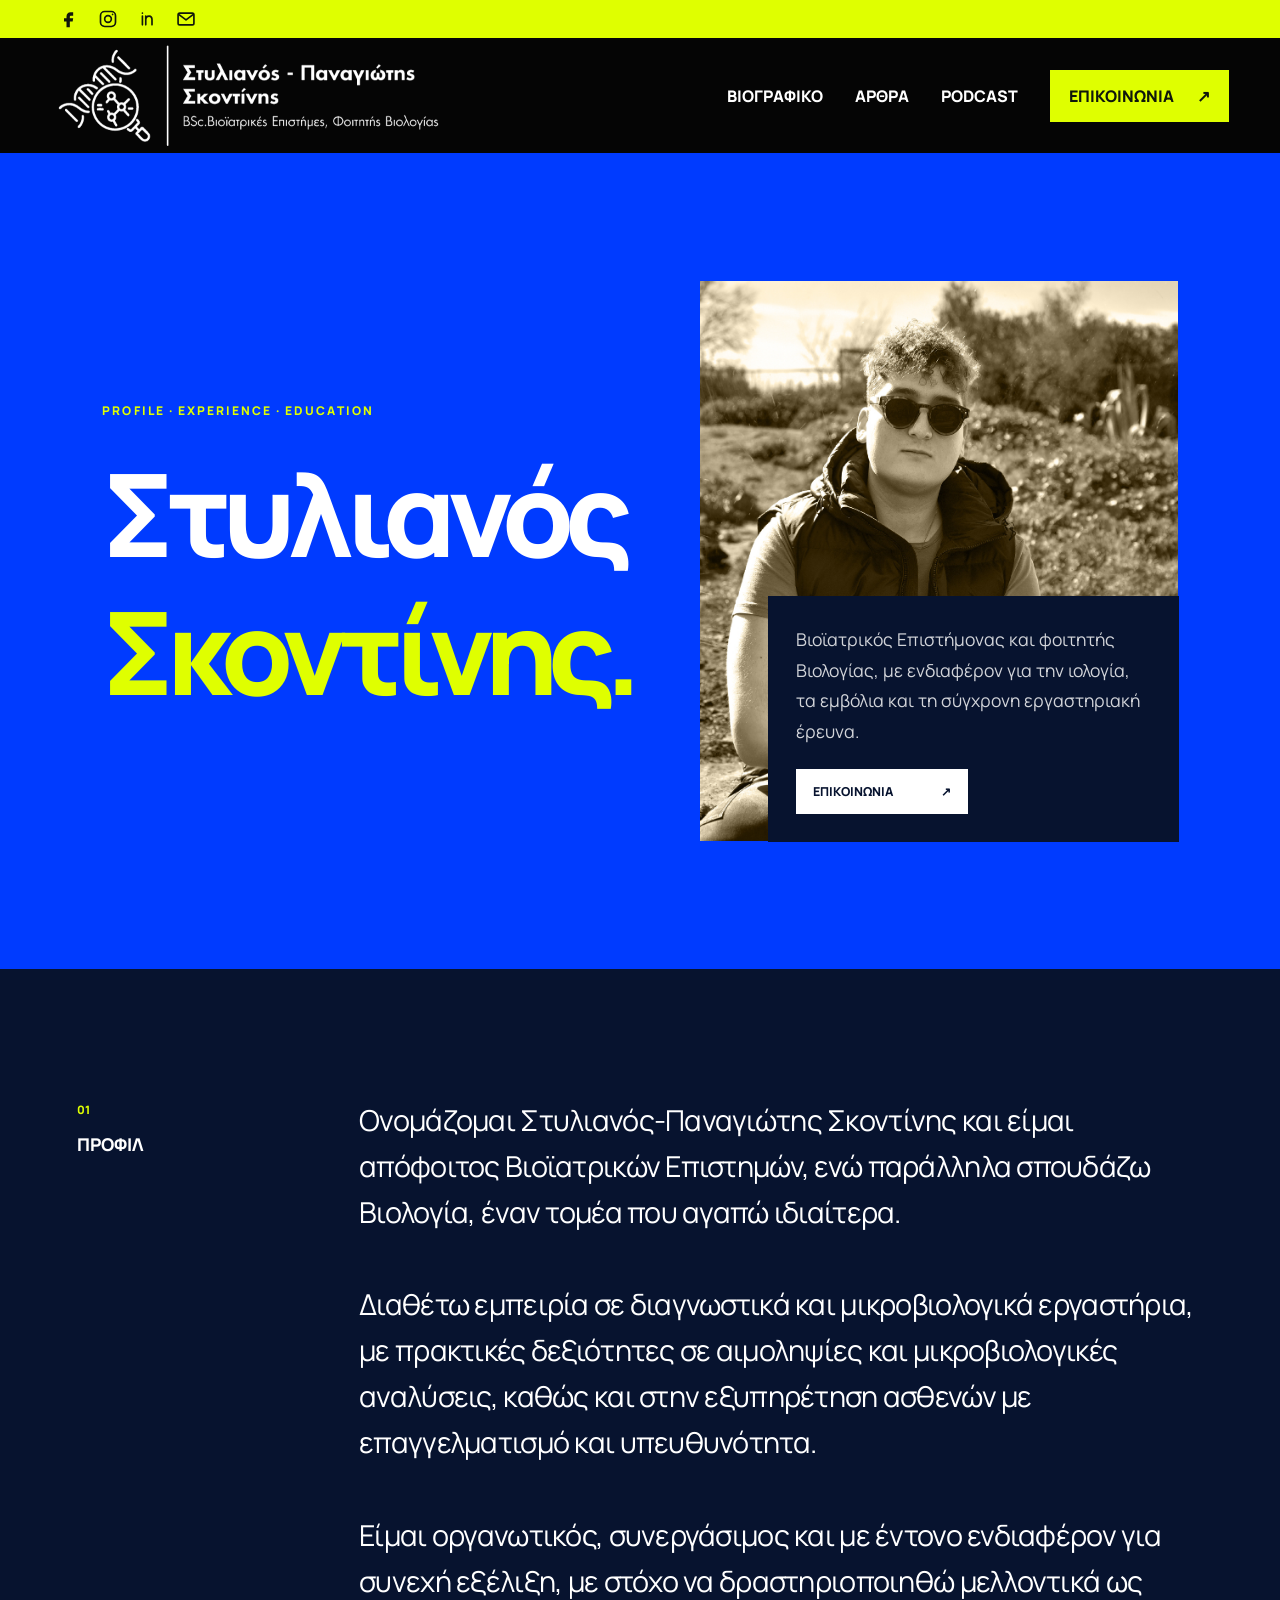
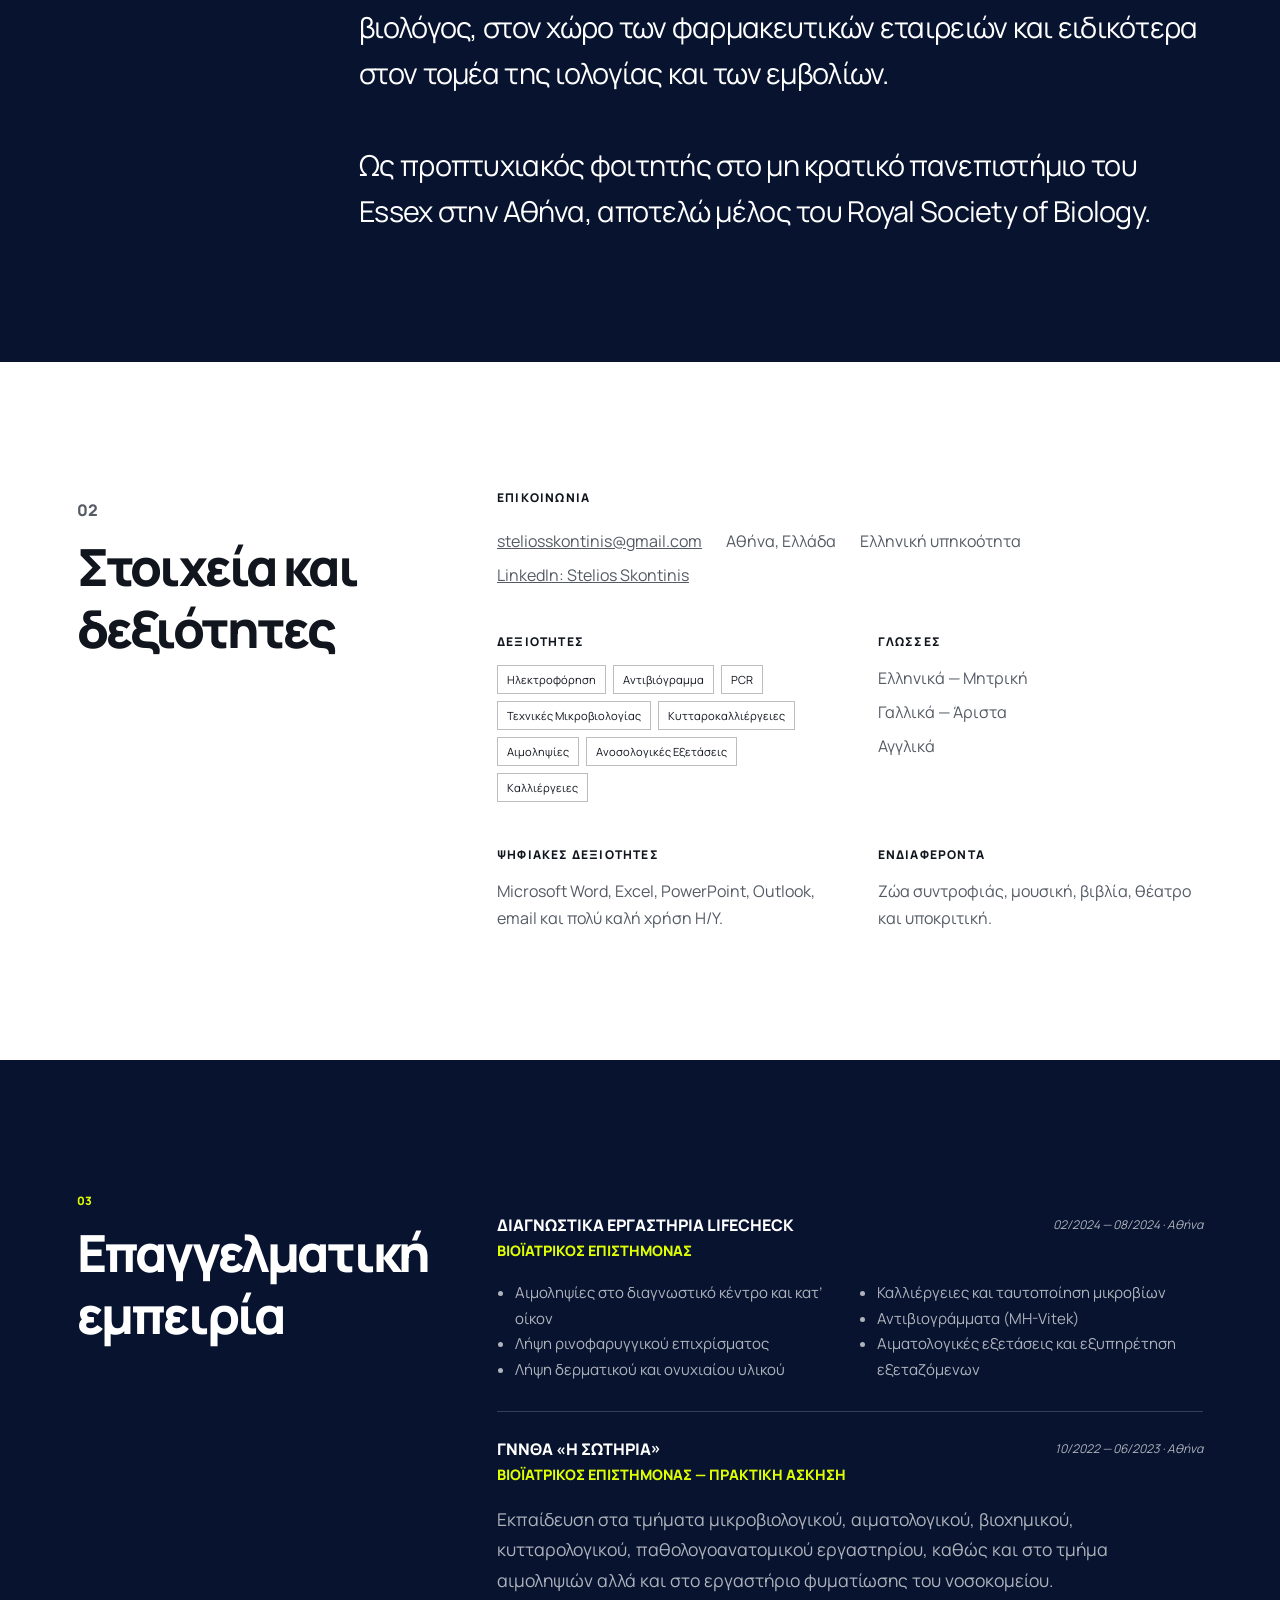
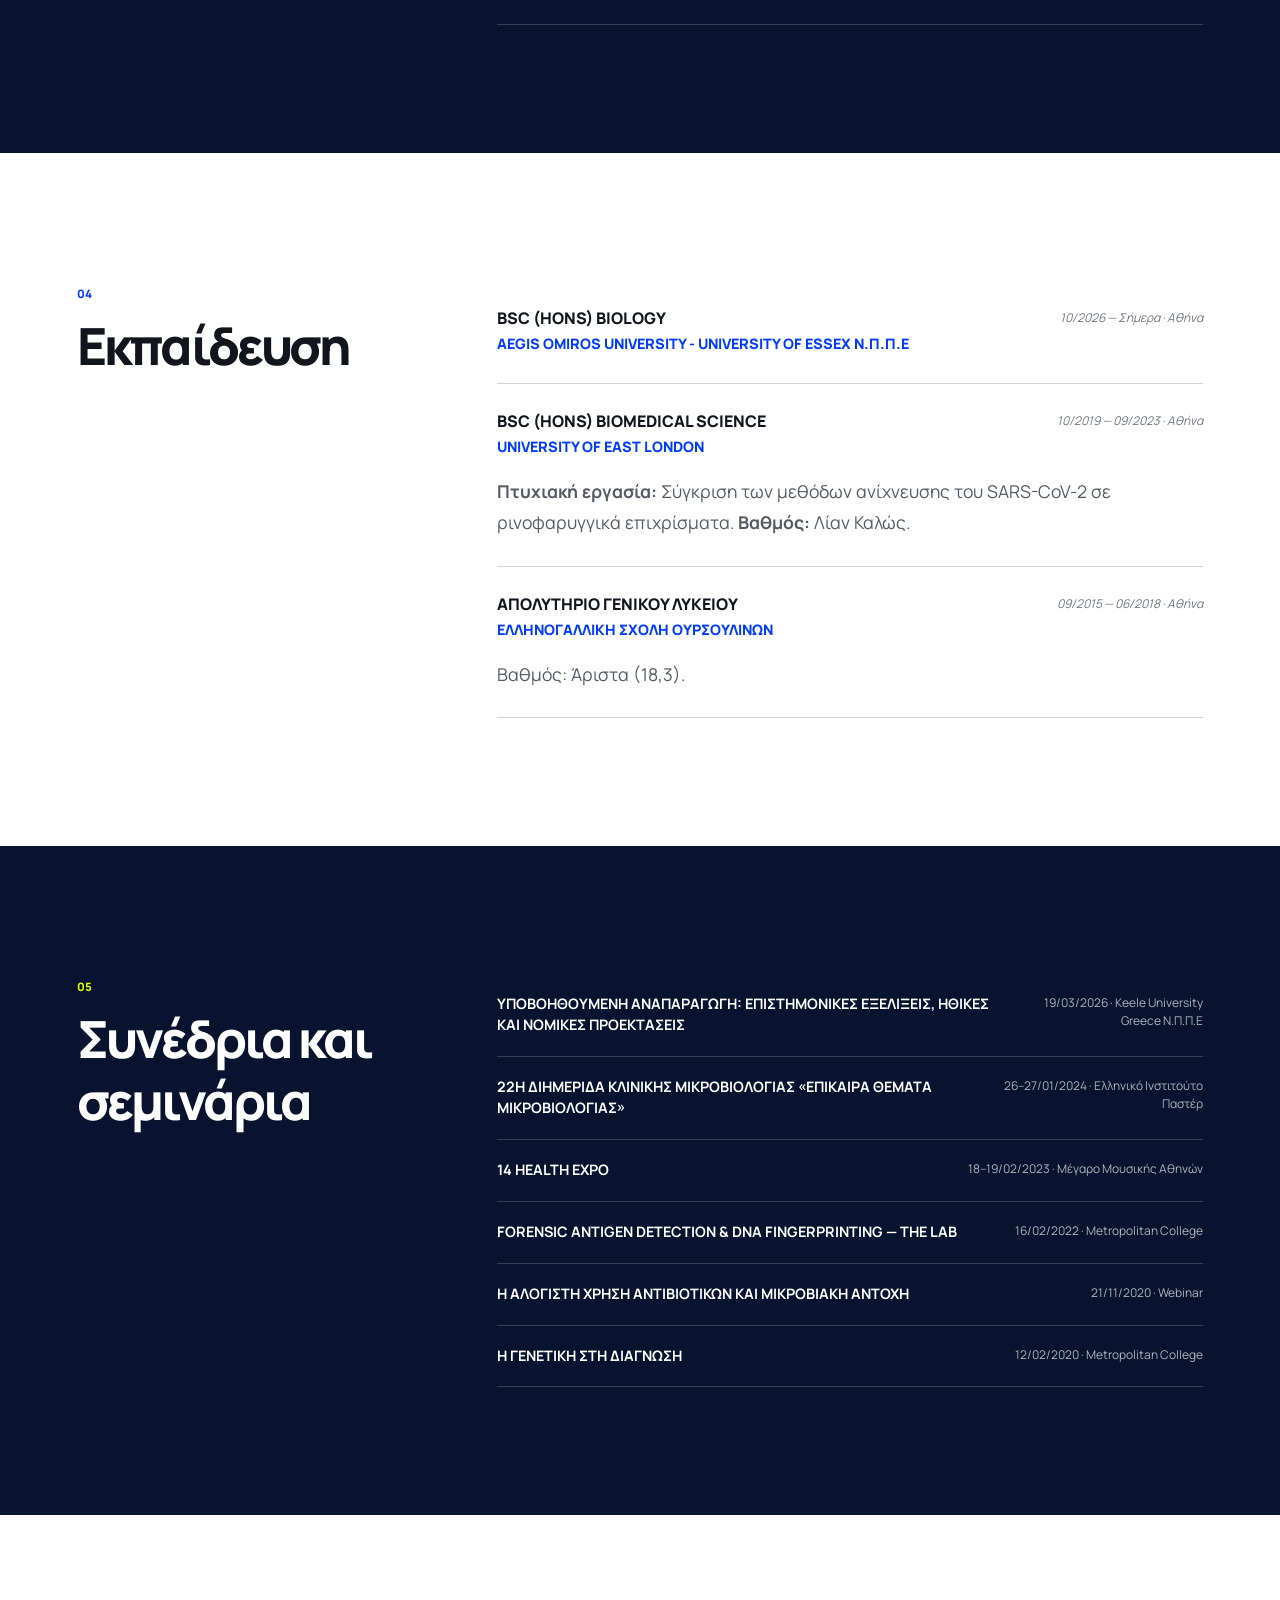
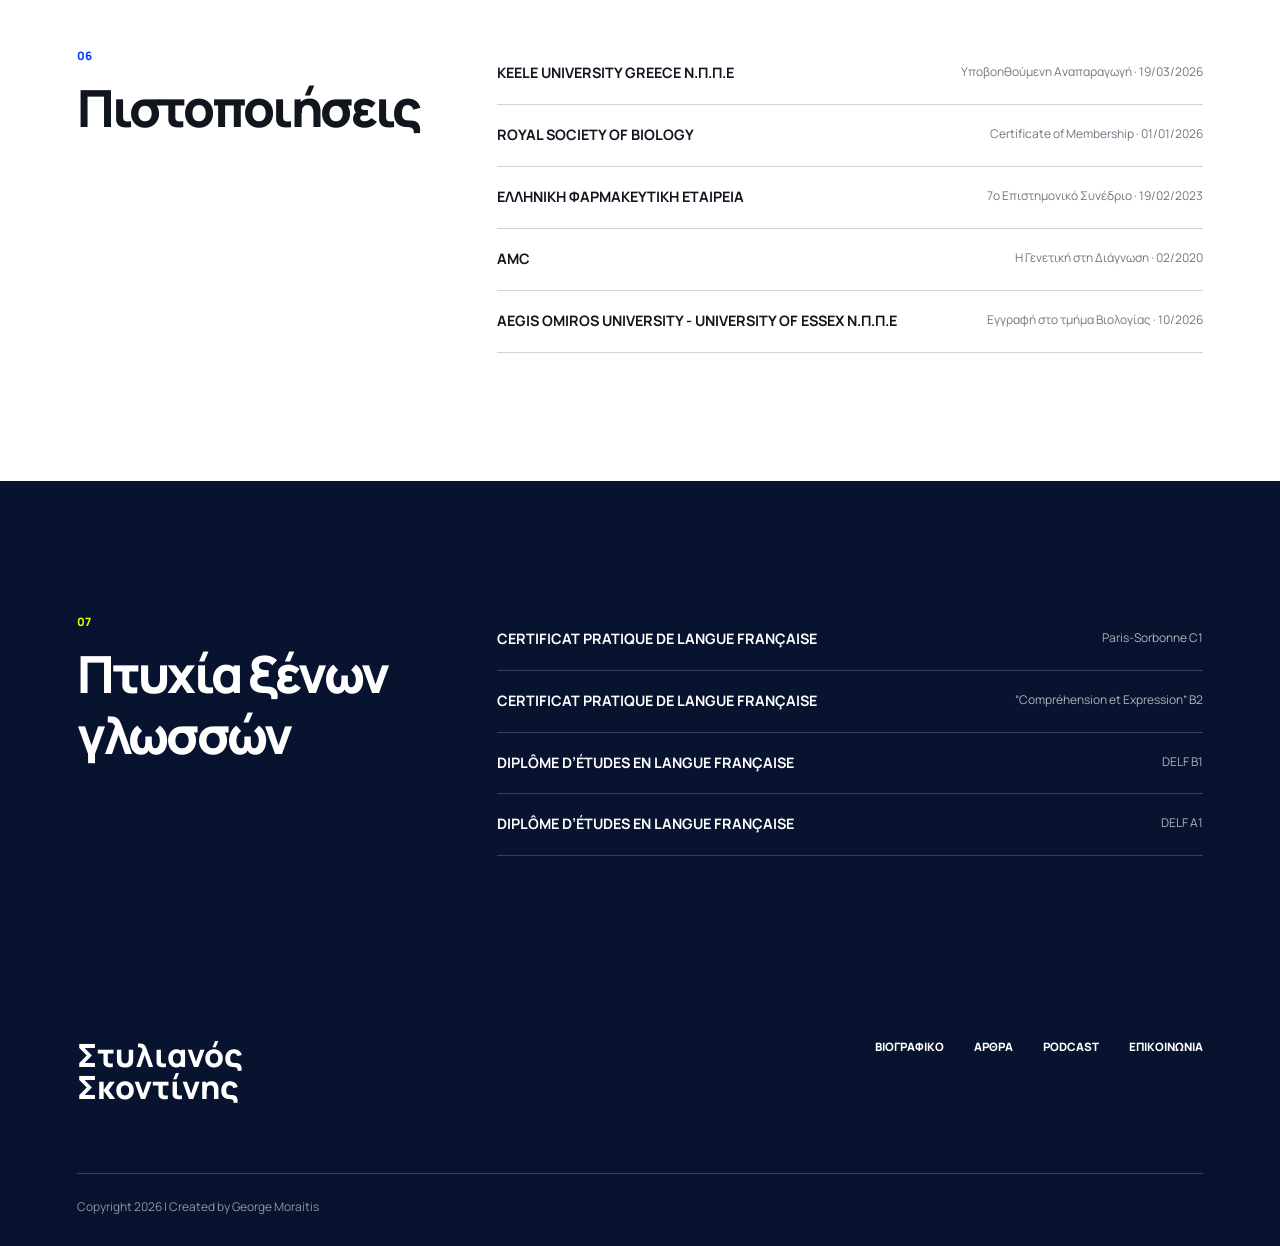
<file: biography.html>
<!DOCTYPE html>
<html lang="el">
<head>
    <meta charset="UTF-8"><meta name="viewport" content="width=device-width, initial-scale=1.0">
    <meta name="description" content="Βιογραφικό του Στυλιανού-Παναγιώτη Σκοντίνη.">
    <meta name="format-detection" content="telephone=no">
    <title>Βιογραφικό | Στυλιανός Σκοντίνης</title>
    <link rel="icon" type="image/x-icon" href="/img/favicon.jpg">
    <link rel="preconnect" href="https://fonts.googleapis.com"><link rel="preconnect" href="https://fonts.gstatic.com" crossorigin>
    <link href="https://fonts.googleapis.com/css2?family=Manrope:wght@400;500;600;700;800&amp;display=swap" rel="stylesheet"><link rel="stylesheet" href="site-theme/theme.css">
</head>
<body>
    <a class="skip-link" href="#cv-content">Μετάβαση στο βιογραφικό</a>
    
        <div class="announcement">
       <!-- <nav class="top-language" aria-label="Γλώσσα">
            <a href="#" aria-label="Greek"><img src="./img/gr.svg"></a>
            <a href="#" aria-label="English"><img src="./img/uk.svg"></a>
        </nav> -->
        
        <nav class="top-socials" aria-label="Κοινωνικά δίκτυα">
            <a href="https://www.facebook.com/st3li0ssk" aria-label="Facebook"><svg viewBox="0 0 24 24" aria-hidden="true"><path d="M14 8h3V4h-3c-3.3 0-5 2-5 5v2H6v4h3v7h4v-7h3.4l.6-4h-4V9c0-.7.3-1 1-1Z"/ class="type-body"></svg></a>
            <a href="https://www.instagram.com/st3li0s_s" aria-label="Instagram"><svg viewBox="0 0 24 24" aria-hidden="true"><rect x="3" y="3" width="18" height="18" rx="5"/><circle cx="12" cy="12" r="4"/><circle class="solid" cx="17.5" cy="6.5" r="1"/></svg></a>
            <a href="https://www.linkedin.com/in/stelios-skontinis-b321aa221?utm_source=share_via&utm_content=profile&utm_medium=member_ios" aria-label="LinkedIn"><svg viewBox="0 0 24 24" aria-hidden="true"><path d="M6.5 8.5V19M6.5 5v.1M10.5 19V8.5m0 4.5c0-2.5 1.5-4.5 4-4.5 2.7 0 3.5 1.8 3.5 4.5v6"/ class="type-body"></svg></a>
            <a href="mailto:steliosskontinis@gmail.com" aria-label="Αποστολή email"><svg viewBox="0 0 24 24" aria-hidden="true"><rect x="2.5" y="5" width="19" height="14" rx="2"/><path d="m4 7 8 6 8-6"/ class="type-body"></svg></a>
        </nav>
        
    </div>

    <header class="header">
        <a class="brand" href="index.html" aria-label="Αρχική">
            <img src="img/logo.png" alt="Στυλιανός Σκοντίνης">
        </a>

        <button class="nav-toggle" type="button" aria-expanded="false" aria-controls="main-navigation">
            <span class="nav-toggle-label">Menu</span>
            <span class="nav-toggle-icon" aria-hidden="true"><i></i><i></i></span>
        </button>

        <nav class="navigation" id="main-navigation" aria-label="Κύριο μενού">
            <a href="biography.html">Βιογραφικό</a>
            <a href="articles.html">Άρθρα</a>
            <a href="podcasts.html">Podcast</a>
            <a class="nav-cta" href="contact.html">Επικοινωνία <span>↗</span></a>
        </nav>
    </header>
    <main id="cv-content">
        <header class="cv-hero"><div><p class="kicker type-body">Profile · Experience · Education</p><h1 class="type-heading">Στυλιανός<br><em>Σκοντίνης.</em></h1></div><div class="cv-hero-summary"><figure class="cv-portrait"><img src="img/stelios-sepia.jpeg" alt="Ο Στυλιανός-Παναγιώτης Σκοντίνης"></figure><div class="cv-portrait-caption"><p class="type-body">Βιοϊατρικός Επιστήμονας και φοιτητής Βιολογίας, με ενδιαφέρον για την ιολογία, τα εμβόλια και τη σύγχρονη εργαστηριακή έρευνα.</p><a class="button button-light" href="mailto:steliosskontinis@gmail.com">Επικοινωνία <span>↗</span></a></div></div></header>

        <section class="cv-introduction section"><div class="cv-intro-label"><span>01</span><p class="type-body">Προφίλ</p></div><p class="type-body">Ονομάζομαι Στυλιανός-Παναγιώτης Σκοντίνης και είμαι απόφοιτος Βιοϊατρικών Επιστημών, ενώ παράλληλα σπουδάζω Βιολογία, έναν τομέα που αγαπώ ιδιαίτερα. </br></br>Διαθέτω εμπειρία σε διαγνωστικά και μικροβιολογικά εργαστήρια, με πρακτικές δεξιότητες σε αιμοληψίες και μικροβιολογικές αναλύσεις, καθώς και στην εξυπηρέτηση ασθενών με επαγγελματισμό και υπευθυνότητα. </br></br>Είμαι οργανωτικός, συνεργάσιμος και με έντονο ενδιαφέρον για συνεχή εξέλιξη, με στόχο να δραστηριοποιηθώ μελλοντικά ως βιολόγος, στον χώρο των φαρμακευτικών εταιρειών και ειδικότερα στον τομέα της ιολογίας και των εμβολίων.</br></br> Ως προπτυχιακός φοιτητής στο μη κρατικό πανεπιστήμιο του Essex στην Αθήνα, αποτελώ μέλος του Royal Society of Biology.</p></section>

        <div class="cv-page section">
            <aside class="cv-facts">
                <div class="cv-facts-heading"><span>02</span><h2 class="type-heading">Στοιχεία και δεξιότητες</h2></div>
                <div class="cv-facts-content">
                <section><p class="cv-small-title type-body">Επικοινωνία</p><a href="mailto:steliosskontinis@gmail.com">steliosskontinis@gmail.com</a><span>Αθήνα, Ελλάδα</span><span>Ελληνική υπηκοότητα</span><a href="https://www.linkedin.com/in/stelios-skontinis-b321aa221?utm_source=share_via&utm_content=profile&utm_medium=member_ios">LinkedIn: Stelios Skontinis</a></section>
                <section><p class="cv-small-title type-body">Δεξιότητες</p><ul class="cv-tags"><li>Ηλεκτροφόρηση</li><li>Αντιβιόγραμμα</li><li>PCR</li><li>Τεχνικές Μικροβιολογίας</li><li>Κυτταροκαλλιέργειες</li><li>Αιμοληψίες</li><li>Ανοσολογικές Εξετάσεις</li><li>Καλλιέργειες</li></ul></section>
                <section><p class="cv-small-title type-body">Γλώσσες</p><span>Ελληνικά — Μητρική</span><span>Γαλλικά — Άριστα</span><span>Αγγλικά</span></section>
                <section><p class="cv-small-title type-body">Ψηφιακές δεξιότητες</p><span>Microsoft Word, Excel, PowerPoint, Outlook, email και πολύ καλή χρήση Η/Υ.</span></section>
                <section><p class="cv-small-title type-body">Ενδιαφέροντα</p><span>Ζώα συντροφιάς, μουσική, βιβλία, θέατρο και υποκριτική.</span></section>
                </div>
            </aside>

            <div class="cv-details">
                <section class="cv-detail-section"><div class="cv-section-heading"><span>03</span><h2 class="type-heading">Επαγγελματική εμπειρία</h2></div>
                    <article class="cv-position"><div class="cv-position-head"><div><h3 class="type-heading">Διαγνωστικά Εργαστήρια Lifecheck</h3><p class="type-body">Βιοϊατρικός Επιστήμονας</p></div><time>02/2024 — 08/2024 · Αθήνα</time></div><ul><li>Αιμοληψίες στο διαγνωστικό κέντρο και κατ’ οίκον</li><li>Λήψη ρινοφαρυγγικού επιχρίσματος</li><li>Λήψη δερματικού και ονυχιαίου υλικού</li><li>Καλλιέργειες και ταυτοποίηση μικροβίων</li><li>Αντιβιογράμματα (ΜH-Vitek)</li><li>Αιματολογικές εξετάσεις και εξυπηρέτηση εξεταζόμενων</li></ul></article>
                    <article class="cv-position"><div class="cv-position-head"><div><h3 class="type-heading">ΓΝΝΘΑ «Η Σωτηρία»</h3><p class="type-body">Βιοϊατρικός Επιστήμονας — Πρακτική Άσκηση</p></div><time>10/2022 — 06/2023 · Αθήνα</time></div><p class="type-body">Εκπαίδευση στα τμήματα μικροβιολογικού, αιματολογικού, βιοχημικού, κυτταρολογικού, παθολογοανατομικού εργαστηρίου, καθώς και στο τμήμα αιμοληψιών αλλά και στο εργαστήριο φυματίωσης του νοσοκομείου.</p></article>
                </section>

                <section class="cv-detail-section"><div class="cv-section-heading"><span>04</span><h2 class="type-heading">Εκπαίδευση</h2></div>
                    <article class="cv-position"><div class="cv-position-head"><div><h3 class="type-heading">BSc (Hons) Biology</h3><p class="type-body">Aegis Omiros University - University of Essex Ν.Π.Π.Ε</p></div><time>10/2026 — Σήμερα · Αθήνα</time></div></article>
                    <article class="cv-position"><div class="cv-position-head"><div><h3 class="type-heading">BSc (Hons) Biomedical Science</h3><p class="type-body">University of East London</p></div><time>10/2019 — 09/2023 · Αθήνα</time></div><p class="type-body"><strong>Πτυχιακή εργασία:</strong> Σύγκριση των μεθόδων ανίχνευσης του SARS-CoV-2 σε ρινοφαρυγγικά επιχρίσματα. <strong>Βαθμός:</strong> Λίαν Καλώς.</p></article>
                    <article class="cv-position"><div class="cv-position-head"><div><h3 class="type-heading">Απολυτήριο Γενικού Λυκείου</h3><p class="type-body">Ελληνογαλλική Σχολή Ουρσουλινών</p></div><time>09/2015 — 06/2018 · Αθήνα</time></div><p class="type-body">Βαθμός: Άριστα (18,3).</p></article>
                </section>

                <section class="cv-detail-section"><div class="cv-section-heading"><span>04</span><h2 class="type-heading">Συνέδρια και σεμινάρια</h2></div><ul class="cv-events"><li><strong>Υποβοηθούμενη Αναπαραγωγή: Επιστημονικές Εξελίξεις, Ηθικές και Νομικές Προεκτάσεις</strong><span>19/03/2026 · Keele University Greece Ν.Π.Π.Ε</span></li><li><strong>22η Διημερίδα Κλινικής Μικροβιολογίας «Επίκαιρα Θέματα Μικροβιολογίας»</strong><span>26–27/01/2024 · Ελληνικό Ινστιτούτο Παστέρ</span></li><li><strong>14 Health Expo</strong><span>18–19/02/2023 · Μέγαρο Μουσικής Αθηνών</span></li><li><strong>Forensic Antigen Detection &amp; DNA Fingerprinting — The Lab</strong><span>16/02/2022 · Metropolitan College</span></li><li><strong>Η αλόγιστη χρήση αντιβιοτικών και μικροβιακή αντοχή</strong><span>21/11/2020 · Webinar</span></li><li><strong>Η γενετική στη διάγνωση</strong><span>12/02/2020 · Metropolitan College</span></li></ul></section>

                <section class="cv-detail-section"><div class="cv-section-heading"><span>05</span><h2 class="type-heading">Πιστοποιήσεις</h2></div><ul class="cv-events"><li><strong>Keele University Greece Ν.Π.Π.Ε</strong><span>Υποβοηθούμενη Αναπαραγωγή · 19/03/2026</span></li><li><strong>Royal Society of Biology</strong><span>Certificate of Membership · 01/01/2026</span></li><li><strong>Ελληνική Φαρμακευτική Εταιρεία</strong><span>7ο Επιστημονικό Συνέδριο · 19/02/2023</span></li><li><strong>AMC</strong><span>Η Γενετική στη Διάγνωση · 02/2020</span></li><li><strong>Aegis Omiros University - University of Essex Ν.Π.Π.Ε</strong><span>Εγγραφή στο τμήμα Βιολογίας · 10/2026</span></li></ul></section>

                <section class="cv-detail-section"><div class="cv-section-heading"><span>06</span><h2 class="type-heading">Πτυχία ξένων γλωσσών</h2></div><ul class="cv-events"><li><strong>Certificat Pratique de Langue Française</strong><span>Paris-Sorbonne C1</span></li><li><strong>Certificat Pratique de Langue Française</strong><span>“Compréhension et Expression” B2</span></li><li><strong>Diplôme d’Études en Langue Française</strong><span>DELF B1</span></li><li><strong>Diplôme d’Études en Langue Française</strong><span>DELF A1</span></li></ul></section>
            </div>
        </div>
    </main>
        <footer class="footer">
        <a class="footer-brand" href="#top">Στυλιανός <br> Σκοντίνης</a>
        <nav aria-label="Μενού υποσέλιδου"><a href="biography.html">Βιογραφικό</a><a href="articles.html">Άρθρα</a><a href="podcasts.html">Podcast</a><a href="contact.html">Επικοινωνία</a></nav>
        <p class="type-body">Copyright <span data-year></span> | Created by George Moraitis</p>
    </footer>
    <script src="site-theme/theme.js"></script>
</body>
</html>
</file>
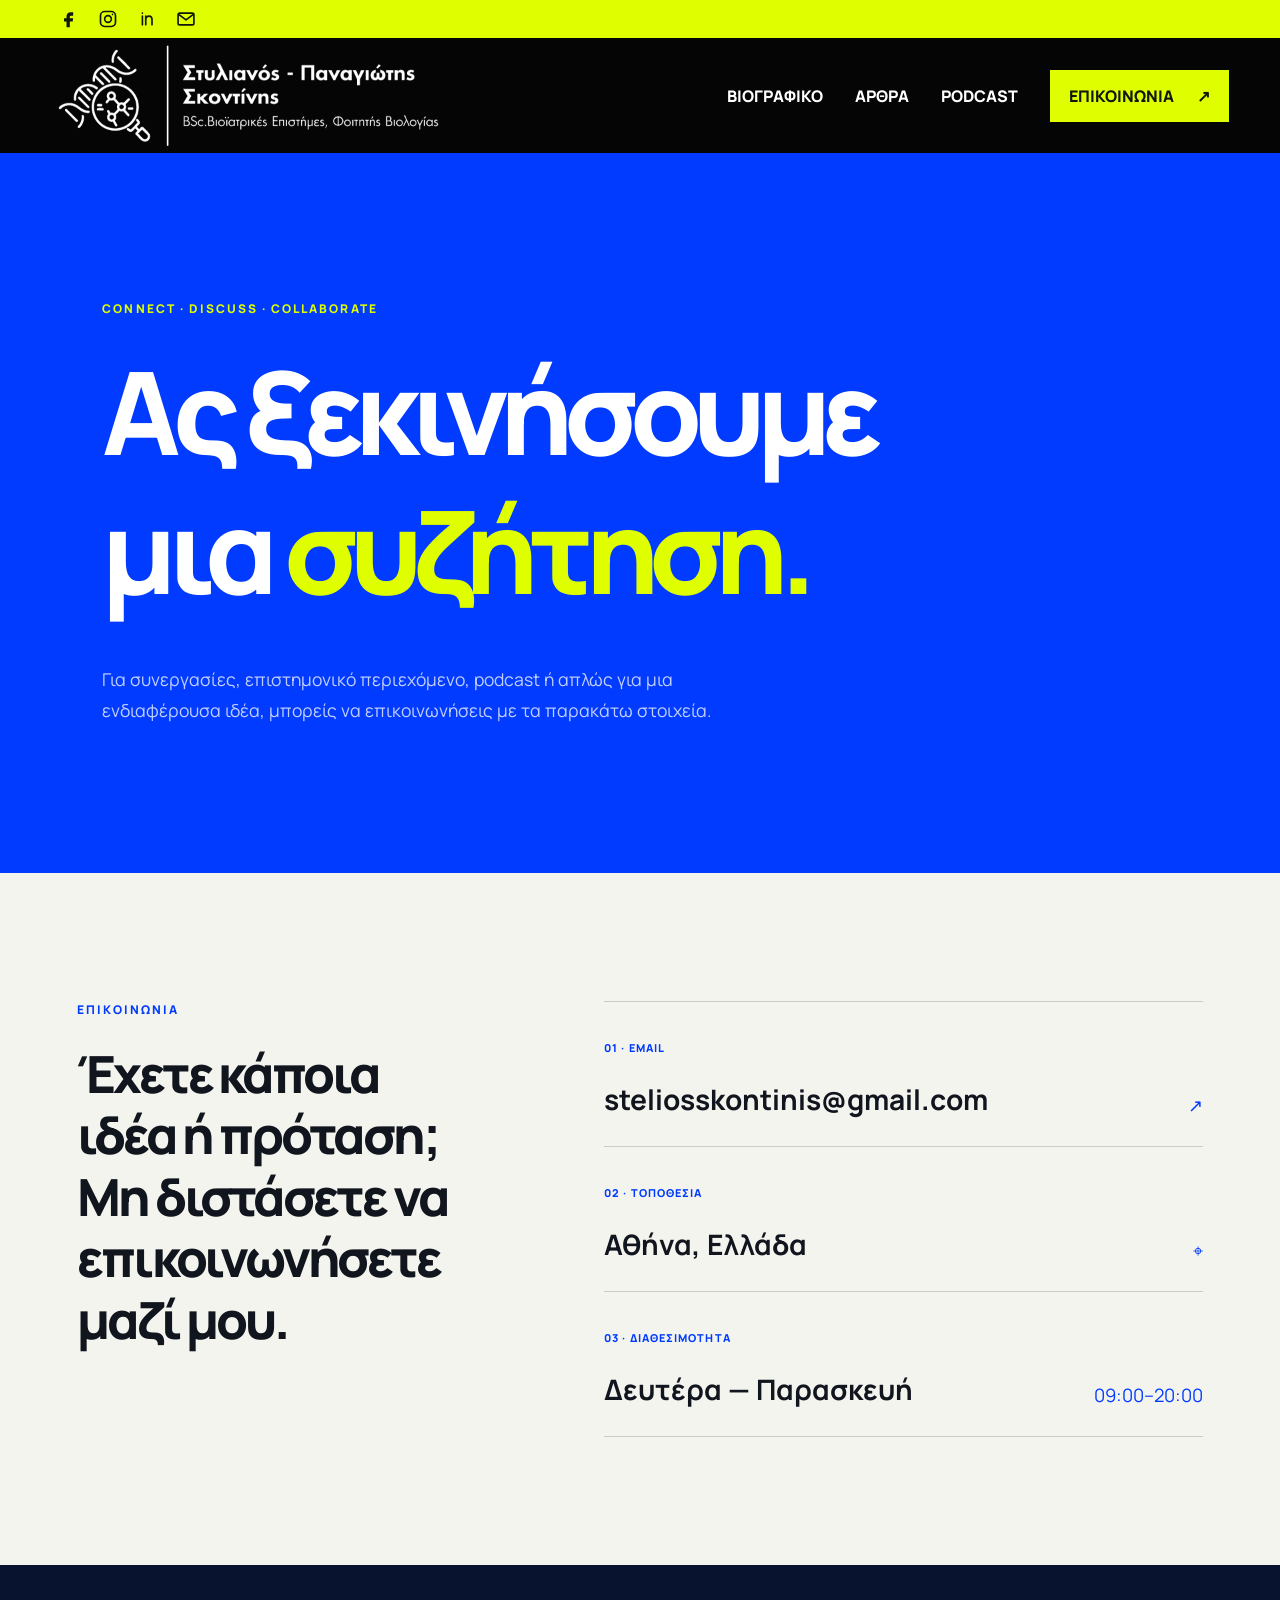
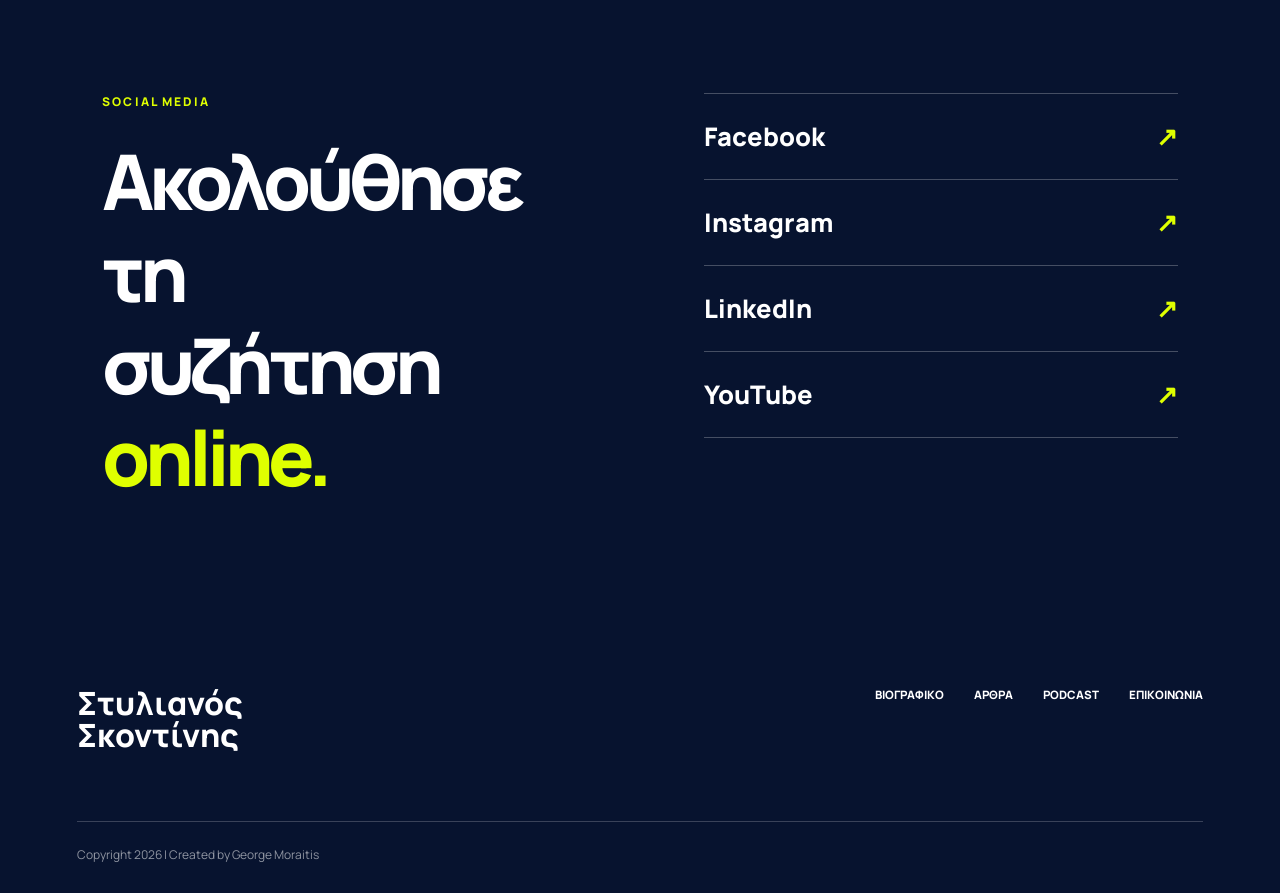
<file: contact.html>
<!DOCTYPE html>
<html lang="el">
<head>
    <meta charset="UTF-8">
    <meta name="viewport" content="width=device-width, initial-scale=1.0">
    <meta name="description" content="Επικοινωνία με τον Στυλιανό Σκοντίνη.">
    <title>Επικοινωνία | Στυλιανός Σκοντίνης</title>
    <link rel="icon" type="image/x-icon" href="/img/favicon.jpg">
    <link rel="preconnect" href="https://fonts.googleapis.com">
    <link rel="preconnect" href="https://fonts.gstatic.com" crossorigin>
    <link href="https://fonts.googleapis.com/css2?family=Manrope:wght@400;500;600;700;800&amp;display=swap" rel="stylesheet">
    <link rel="stylesheet" href="site-theme/theme.css">
</head>
<body>
    <a class="skip-link" href="#contact-details">Μετάβαση στα στοιχεία επικοινωνίας</a>
        <div class="announcement">
        <!-- <nav class="top-language" aria-label="Γλώσσα">
            <a href="#" aria-label="Greek"><img src="./img/gr.svg"></a>
            <a href="#" aria-label="English"><img src="./img/uk.svg"></a>
        </nav> -->
        
        <nav class="top-socials" aria-label="Κοινωνικά δίκτυα">
            <a href="https://www.facebook.com/st3li0ssk" aria-label="Facebook"><svg viewBox="0 0 24 24" aria-hidden="true"><path d="M14 8h3V4h-3c-3.3 0-5 2-5 5v2H6v4h3v7h4v-7h3.4l.6-4h-4V9c0-.7.3-1 1-1Z"/ class="type-body"></svg></a>
            <a href="https://www.instagram.com/st3li0s_s" aria-label="Instagram"><svg viewBox="0 0 24 24" aria-hidden="true"><rect x="3" y="3" width="18" height="18" rx="5"/><circle cx="12" cy="12" r="4"/><circle class="solid" cx="17.5" cy="6.5" r="1"/></svg></a>
            <a href="https://www.linkedin.com/in/stelios-skontinis-b321aa221?utm_source=share_via&utm_content=profile&utm_medium=member_ios" aria-label="LinkedIn"><svg viewBox="0 0 24 24" aria-hidden="true"><path d="M6.5 8.5V19M6.5 5v.1M10.5 19V8.5m0 4.5c0-2.5 1.5-4.5 4-4.5 2.7 0 3.5 1.8 3.5 4.5v6"/ class="type-body"></svg></a>
            <a href="mailto:steliosskontinis@gmail.com" aria-label="Αποστολή email"><svg viewBox="0 0 24 24" aria-hidden="true"><rect x="2.5" y="5" width="19" height="14" rx="2"/><path d="m4 7 8 6 8-6"/ class="type-body"></svg></a>
        </nav>
        
    </div>

    <header class="header">
        <a class="brand" href="index.html" aria-label="Αρχική">
            <img src="img/logo.png" alt="Στυλιανός Σκοντίνης">
        </a>

        <button class="nav-toggle" type="button" aria-expanded="false" aria-controls="main-navigation">
            <span class="nav-toggle-label">Menu</span>
            <span class="nav-toggle-icon" aria-hidden="true"><i></i><i></i></span>
        </button>

        <nav class="navigation" id="main-navigation" aria-label="Κύριο μενού">
            <a href="biography.html">Βιογραφικό</a>
            <a href="articles.html">Άρθρα</a>
            <a href="podcasts.html">Podcast</a>
            <a class="nav-cta" href="contact.html">Επικοινωνία <span>↗</span></a>
        </nav>
    </header>

    <main>
        <header class="page-hero page-hero--blue">
            <p class="kicker type-body">Connect · Discuss · Collaborate</p>
            <h1 class="page-hero__title type-heading">Ας ξεκινήσουμε<br>μια <em>συζήτηση.</em></h1>
            <p class="page-hero__text type-body">Για συνεργασίες, επιστημονικό περιεχόμενο, podcast ή απλώς για μια ενδιαφέρουσα ιδέα, μπορείς να επικοινωνήσεις με τα παρακάτω στοιχεία.</p>
        </header>

        <section class="contact-directory section" id="contact-details">
            <div class="contact-directory-intro"><p class="kicker kicker-blue type-body">Επικοινωνία</p><h2 class="type-heading">Έχετε κάποια ιδέα ή πρόταση;<br>Μη διστάσετε να επικοινωνήσετε μαζί μου.</h2></div>
            <div class="contact-methods">
                <a class="contact-method" href="mailto:steliosskontinis@gmail.com"><span>01 · Email</span><strong>steliosskontinis@gmail.com</strong><i>↗</i></a>
                <div class="contact-method"><span>02 · Τοποθεσία</span><strong>Αθήνα, Ελλάδα</strong><i>⌖</i></div>
                <div class="contact-method"><span>03 · Διαθεσιμότητα</span><strong>Δευτέρα — Παρασκευή</strong><i>09:00–20:00</i></div>
            </div>
        </section>

        <section class="contact-social-section">
            <div><p class="kicker type-body">Social media</p><h2 class="type-heading">Ακολούθησε τη<br>συζήτηση <em>online.</em></h2></div>
            <nav class="contact-social-links" aria-label="Social media">
                <a href="https://www.facebook.com/st3li0ssk"><span>Facebook</span><i>↗</i></a>
                <a href="https://www.instagram.com/st3li0s_s"><span>Instagram</span><i>↗</i></a>
                <a href="https://www.linkedin.com/in/stelios-skontinis-b321aa221?utm_source=share_via&utm_content=profile&utm_medium=member_ios"><span>LinkedIn</span><i>↗</i></a>
                <a href="#"><span>YouTube</span><i>↗</i></a>
            </nav>
        </section>

        
    </main>

        <footer class="footer">
        <a class="footer-brand" href="#top">Στυλιανός <br> Σκοντίνης</a>
        <nav aria-label="Μενού υποσέλιδου"><a href="biography.html">Βιογραφικό</a><a href="articles.html">Άρθρα</a><a href="podcasts.html">Podcast</a><a href="contact.html">Επικοινωνία</a></nav>
        <p class="type-body">Copyright <span data-year></span> | Created by George Moraitis</p>
    </footer>
    <script src="site-theme/theme.js"></script>
</body>
</html>
</file>
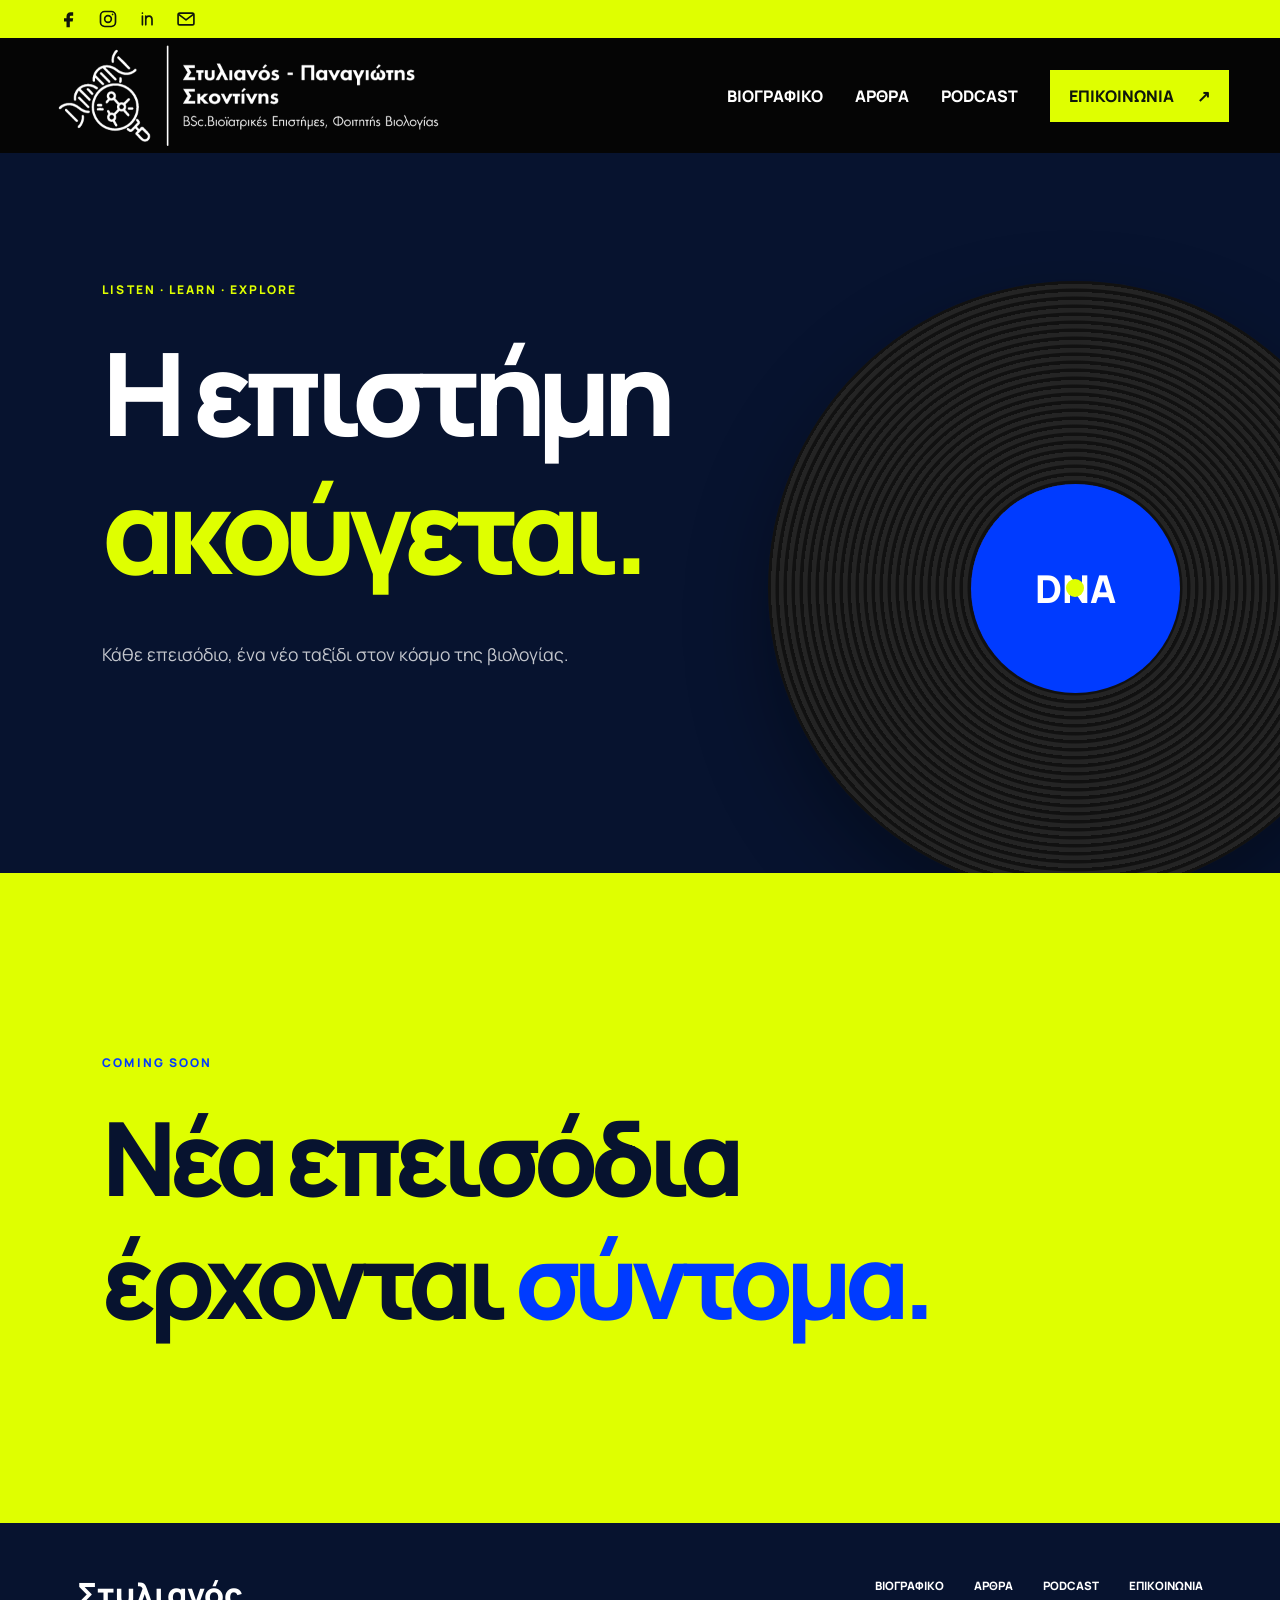
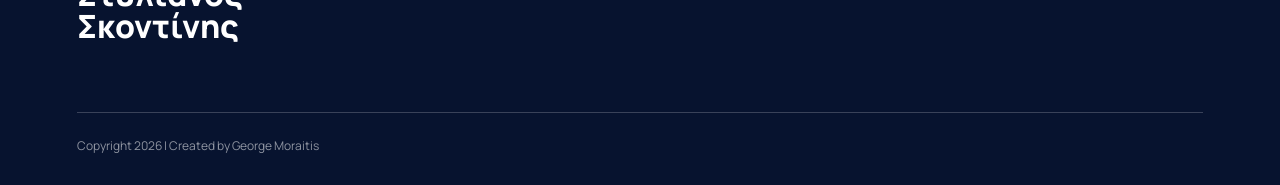
<file: podcasts.html>
<!DOCTYPE html>
<html lang="el">
<head>
    <meta charset="UTF-8">
    <meta name="viewport" content="width=device-width, initial-scale=1.0">
    <meta name="description" content="Podcast βιολογίας, υγείας και επιστημονικής επικοινωνίας του Στυλιανού Σκοντίνη.">
    <title>Podcast | Στυλιανός Σκοντίνης</title>
    <link rel="icon" type="image/x-icon" href="/img/favicon.jpg">
    <link rel="preconnect" href="https://fonts.googleapis.com">
    <link rel="preconnect" href="https://fonts.gstatic.com" crossorigin>
    <link href="https://fonts.googleapis.com/css2?family=Manrope:wght@400;500;600;700;800&amp;display=swap" rel="stylesheet">
    <link rel="stylesheet" href="site-theme/theme.css">
</head>
<body>
    <a class="skip-link" href="#episodes">Μετάβαση στα επεισόδια</a>
        <div class="announcement">
        <!-- <nav class="top-language" aria-label="Γλώσσα">
            <a href="#" aria-label="Greek"><img src="./img/gr.svg"></a>
            <a href="#" aria-label="English"><img src="./img/uk.svg"></a>
        </nav> -->
        
        <nav class="top-socials" aria-label="Κοινωνικά δίκτυα">
            <a href="https://www.facebook.com/st3li0ssk" aria-label="Facebook"><svg viewBox="0 0 24 24" aria-hidden="true"><path d="M14 8h3V4h-3c-3.3 0-5 2-5 5v2H6v4h3v7h4v-7h3.4l.6-4h-4V9c0-.7.3-1 1-1Z"/ class="type-body"></svg></a>
            <a href="https://www.instagram.com/st3li0s_s" aria-label="Instagram"><svg viewBox="0 0 24 24" aria-hidden="true"><rect x="3" y="3" width="18" height="18" rx="5"/><circle cx="12" cy="12" r="4"/><circle class="solid" cx="17.5" cy="6.5" r="1"/></svg></a>
            <a href="https://www.linkedin.com/in/stelios-skontinis-b321aa221?utm_source=share_via&utm_content=profile&utm_medium=member_ios" aria-label="LinkedIn"><svg viewBox="0 0 24 24" aria-hidden="true"><path d="M6.5 8.5V19M6.5 5v.1M10.5 19V8.5m0 4.5c0-2.5 1.5-4.5 4-4.5 2.7 0 3.5 1.8 3.5 4.5v6"/ class="type-body"></svg></a>
            <a href="mailto:steliosskontinis@gmail.com" aria-label="Αποστολή email"><svg viewBox="0 0 24 24" aria-hidden="true"><rect x="2.5" y="5" width="19" height="14" rx="2"/><path d="m4 7 8 6 8-6"/ class="type-body"></svg></a>
        </nav>
        
    </div>

    <header class="header">
        <a class="brand" href="index.html" aria-label="Αρχική">
            <img src="img/logo.png" alt="Στυλιανός Σκοντίνης">
        </a>

        <button class="nav-toggle" type="button" aria-expanded="false" aria-controls="main-navigation">
            <span class="nav-toggle-label">Menu</span>
            <span class="nav-toggle-icon" aria-hidden="true"><i></i><i></i></span>
        </button>

        <nav class="navigation" id="main-navigation" aria-label="Κύριο μενού">
            <a href="biography.html">Βιογραφικό</a>
            <a href="articles.html">Άρθρα</a>
            <a href="podcasts.html">Podcast</a>
            <a class="nav-cta" href="contact.html">Επικοινωνία <span>↗</span></a>
        </nav>
    </header>

    <main>
        <header class="podcast-page-hero page-hero page-hero--navy">
            <div class="podcast-page-copy page-hero__copy"><p class="kicker type-body">Listen · Learn · Explore</p><h1 class="page-hero__title type-heading">Η επιστήμη<br><em>ακούγεται.</em></h1><p class="page-hero__text type-body">Κάθε επεισόδιο, ένα νέο ταξίδι στον κόσμο της βιολογίας.</p></div>
            <div class="podcast-hero-disc" aria-hidden="true"><span>DNA</span><i></i></div>
        </header>
<!--
        <section class="podcast-episodes section" id="episodes">
            <div class="podcast-section-heading section-heading"><div><h2 class="type-heading">Πρόσφατα επεισόδια</h2></div></div>

            <article class="episode-card">
                <div class="episode-number">01</div>
                <div class="episode-content"><div class="episode-meta"><span>Βιολογία</span><time datetime="2026-08-01">01.08.2026</time><span>Demo episode</span></div><h3 class="type-heading">Τι σημαίνει να μελετάς τη ζωή;</h3><p class="type-body">Μια εισαγωγική συζήτηση για τη σύγχρονη βιολογία, το εργαστήριο και τα ερωτήματα που οδηγούν την επιστημονική έρευνα.</p><audio controls preload="metadata"><source src="media/podcasts/episode-01.mp3" type="audio/mpeg">Ο browser σας δεν υποστηρίζει HTML5 audio. <a href="media/podcasts/episode-01.mp3">Κατεβάστε το MP3</a>.</audio></div>
            </article>

            <article class="episode-card">
                <div class="episode-number">02</div>
                <div class="episode-content"><div class="episode-meta"><span>Μικροβιολογία</span><time datetime="2026-08-01">01.08.2026</time><span>Demo episode</span></div><h3 class="type-heading">Ο αόρατος κόσμος γύρω μας</h3><p class="type-body">Μικροοργανισμοί, καθημερινή ζωή και ο ρόλος της μικροβιολογίας στη διάγνωση, την πρόληψη και τη δημόσια υγεία.</p><audio controls preload="metadata"><source src="media/podcasts/episode-02.mp3" type="audio/mpeg">Ο browser σας δεν υποστηρίζει HTML5 audio. <a href="media/podcasts/episode-02.mp3">Κατεβάστε το MP3</a>.</audio></div>
            </article>

            <article class="episode-card">
                <div class="episode-number">03</div>
                <div class="episode-content"><div class="episode-meta"><span>Ιολογία</span><time datetime="2026-08-01">01.08.2026</time><span>Demo episode</span></div><h3 class="type-heading">Ιοί, ανοσία και επιστημονική επικοινωνία</h3><p class="type-body">Πώς εξηγούμε σύνθετα επιστημονικά θέματα με καθαρό τρόπο και γιατί η αξιόπιστη ενημέρωση είναι μέρος της δημόσιας υγείας.</p><audio controls preload="metadata"><source src="media/podcasts/episode-03.mp3" type="audio/mpeg">Ο browser σας δεν υποστηρίζει HTML5 audio. <a href="media/podcasts/episode-03.mp3">Κατεβάστε το MP3</a>.</audio></div>
            </article>
        </section>
-->
        <section class="podcast-coming-soon"><p class="kicker type-body">Coming soon</p><h2 class="type-heading">Νέα επεισόδια<br>έρχονται <em>σύντομα.</em></h2></section>
    </main>

        <footer class="footer">
        <a class="footer-brand" href="#top">Στυλιανός <br> Σκοντίνης</a>
        <nav aria-label="Μενού υποσέλιδου"><a href="biography.html">Βιογραφικό</a><a href="articles.html">Άρθρα</a><a href="podcasts.html">Podcast</a><a href="contact.html">Επικοινωνία</a></nav>
        <p class="type-body">Copyright <span data-year></span> | Created by George Moraitis</p>
    </footer>
    <script src="site-theme/theme.js"></script>
</body>
</html>
</file>
<file: site-theme/theme.css>
:root {
    --blue: #003bff;
    --navy: #07132f;
    --yellow: #dfff00;
    --red: #f70202;
    --ink: #11151d;
    --paper: #f4f4ef;
    --white: #fff;
    --line: rgba(17, 21, 29, .18);
    --site-pad: clamp(20px, 6vw, 96px);
    --wide-pad: clamp(20px, 8vw, 130px);
    --section-y: clamp(80px, 10vw, 155px);
    --body-text: clamp(1.1rem, 1.35vw, 1.25rem);
    --body-leading: 1.75;
}

* {
    box-sizing: border-box;
}

html {
    scroll-behavior: smooth;
}

body {
    margin: 0;
    background: var(--paper);
    color: var(--ink);
    font-family: "Manrope", Arial, sans-serif;
}

a {
    color: inherit;
}

button {
    font: inherit;
}

.skip-link {
    position: fixed;
    z-index: 100;
    top: 10px;
    left: 10px;
    padding: 12px;
    background: #fff;
    transform: translateY(-150%);
}

.skip-link:focus {
    transform: none;
}

.section {
    padding: var(--section-y) var(--site-pad);
}

.section-copy,
.page-hero__text,
.intro-copy p,
.focus-header>p,
.focus-card p,
.article-body p,
.article-prose p,
.article-prose li,
.article-prose dd,
.cv-position>p,
.cv-position li,
.contact-directory-intro>p:last-child,
.episode-content>p,
.contact-note p {
    font-size: var(--body-text);
    line-height: var(--body-leading);
}

.section-heading {
    margin-bottom: 60px;
    display: flex;
    align-items: end;
    justify-content: space-between;
    gap: 40px;
}

.section-heading h2 {
    margin: 0;
    font-size: clamp(2.7rem, 5.4vw, 6rem);
    line-height: .98;
    letter-spacing: -.06em;
}

.section-heading>p,
.section-heading__text {
    max-width: 470px;
    margin: 0;
    color: #626873;
    line-height: 1.7;
}

.page-hero {
    min-height: 720px;
    padding: clamp(80px, 10vw, 150px) var(--wide-pad);
    display: flex;
    flex-direction: column;
    justify-content: center;
    overflow: hidden;
    background: var(--page-bg, var(--navy));
    color: #fff;
}

.page-hero--blue {
    --page-bg: var(--blue);
}

.page-hero--navy {
    --page-bg: var(--navy);
}

.page-hero__inner {
    width: min(1180px, 100%);
    margin: auto;
}

.page-hero__copy {
    position: relative;
    z-index: 2;
    max-width: 850px;
}

.page-hero__title {
    max-width: 1200px;
    margin: 0;
    font-size: clamp(4rem, 9vw, 9rem);
    line-height: .99;
    letter-spacing: -.075em;
}

.page-hero__title em {
    color: var(--yellow);
    font-style: normal;
}

.page-hero__text {
    max-width: 650px;
    margin: 45px 0 0;
    color: rgba(255, 255, 255, .76);
}

.footer-logo {
    display: block;
    width: 110px;
    height: auto;
}

.announcement {
    height: 38px;
    padding: 0 clamp(20px, 4vw, 64px);
    display: flex;
    align-items: center;
    justify-content: space-between;
    background: var(--yellow);
    color: #10170b;
    font-size: .71rem;
    font-weight: 800;
    letter-spacing: .08em;
    text-transform: uppercase;
}

.announcement p {
    margin: 0;
}

.announcement a {
    text-decoration: none;
}

.top-socials {
    height: 100%;
    display: flex;
    align-items: center;
    gap: 4px;
}

.top-socials a {
    width: 35px;
    height: 35px;
    display: grid;
    place-items: center;
    border-radius: 50%;
    transition: background .2s ease, color .2s ease;
}

.top-socials a:hover,
.top-socials a:focus-visible {
    background: #050505;
    color: var(--yellow);
}

.top-socials svg {
    width: 20x;
    height: 20px;
    fill: none;
    stroke: currentColor;
    stroke-width: 2;
    stroke-linecap: round;
    stroke-linejoin: round;
}

.top-language {
    height: 100%;
    display: flex;
    align-items: center;
    gap: 4px;
}

.top-language a {
    width: 35px;
    height: 35px;
    display: grid;
    place-items: center;
    border-radius: 50%;
    transition: background .2s ease, color .2s ease;
}

.top-language a img{
    width: 35px;
    height: 35px;
    display: grid;
    place-items: center;
    transition: background .2s ease, color .2s ease;
}

.top-socials a:first-child svg path {
    fill: currentColor;
    stroke: none;
}

.top-socials .solid {
    fill: currentColor;
    stroke: none;
}

.header {
    height: 115px;
    padding: 0 clamp(20px, 4vw, 64px);
    display: flex;
    align-items: center;
    justify-content: space-between;
    background: #050505;
    color: #fff;
}

.brand img {
    display: block;
    width: clamp(400px, 22vw, 300px);
}

.navigation {
    display: flex;
    align-items: center;
    gap: clamp(22px, 2.5vw, 45px);
}

.navigation a {
    text-decoration: none;
    font-size: 1rem;
    font-weight: 900;
    text-transform: uppercase;
    transition: color .2s ease;
}

.typewrite{
    text-decoration: none;
    min-height: 2em;
}

.wrap_elsa{
    display: none;
}

.navigation a:not(.nav-cta):hover,
.navigation a:not(.nav-cta):focus-visible {
    color: var(--yellow);
}

.nav-cta {
    padding: 15px 19px;
    background: var(--yellow);
    color: #10170b;
}

.nav-cta:hover,
.nav-cta:focus-visible {
    background: #fff;
}

.nav-cta span {
    margin-left: 20px;
}

.nav-toggle {
    display: none;
    border: 0;
    background: none;
    color: #fff;
}

.hero {
    position: relative;
    min-height: calc(100svh - 142px);
    padding: clamp(60px, 8vw, 130px) clamp(20px, 6vw, 96px);
    display: flex;
    align-items: center;
    overflow: hidden;
    background: var(--navy);
    color: #fff;
}

.hero-media,
.hero-shade {
    position: absolute;
    inset: 0;
}

.hero-media {
    background: url("../img/hero.jpg") 63% center/cover no-repeat;
    transform: scale(1.015);
}

.hero-shade {
    background: linear-gradient(90deg, rgba(2, 12, 44, .98) 0%, rgba(2, 22, 68, .78) 43%, rgba(2, 22, 68, .1) 75%);
}

.hero-content {
    position: relative;
    z-index: 1;
    max-width: 900px;
}

.kicker {
    margin: 0 0 25px;
    color: var(--yellow);
    font-size: .72rem;
    font-weight: 800;
    letter-spacing: .17em;
    text-transform: uppercase;
}

.kicker-blue {
    color: var(--blue);
}

.hero h1 {
    margin: 0;
    font-size: clamp(4rem, 9.5vw, 9.5rem);
    line-height: .99em;
    letter-spacing: -.03em;
}

.hero h1 em,
.podcast h2 em {
    color: var(--yellow);
    font-style: normal;
}

.hero-copy {
    max-width: 570px;
    margin: 42px 0 34px;
    font-size: clamp(1rem, 1.4vw, 1.25rem);
    line-height: 1.65;
}

.button {
    width: fit-content;
    padding: 17px 20px;
    display: flex;
    gap: 48px;
    text-decoration: none;
    font-size: .77rem;
    font-weight: 800;
    text-transform: uppercase;
}

.button-light {
    background: #fff;
    color: var(--navy);
}

.button-dark {
    background: var(--navy);
    color: #fff;
}

.scroll-cue {
    position: absolute;
    right: 4vw;
    bottom: 35px;
    z-index: 1;
    display: flex;
    align-items: center;
    gap: 15px;
    text-decoration: none;
    font-size: .65rem;
    font-weight: 800;
    letter-spacing: .12em;
    text-transform: uppercase;
    transform: rotate(90deg);
    transform-origin: right;
}

.scroll-cue i {
    width: 55px;
    height: 1px;
    background: #fff;
}

.intro {
    position: relative;
    display: grid;
    grid-template-columns: 1.25fr .75fr;
    gap: clamp(60px, 9vw, 150px);
}

.section-index {
    position: absolute;
    top: 45px;
    right: 6vw;
    color: rgba(17, 21, 29, .15);
    font-size: 5rem;
    font-weight: 800;
}

.intro-heading h2,
.contact h2 {
    margin: 0;
    font-size: clamp(2.7rem, 5.4vw, 6rem);
    line-height: .98;
    letter-spacing: -.06em;
}

.intro-heading h2 span {
    color: var(--blue);
}

.intro-copy {
    padding-top: 65px;
}

.intro-copy p {
    margin: 0 0 24px;
    color: #4d5360;
}

.text-link {
    padding-bottom: 7px;
    display: inline-flex;
    gap: 35px;
    border-bottom: 2px solid;
    text-decoration: none;
    font-size: .77rem;
    font-weight: 800;
    text-transform: uppercase;
}

.focus-section {
    background: var(--blue);
    color: #fff;
}

.focus-header {
    margin-bottom: 70px;
}

.focus-header>p {
    color: rgba(255, 255, 255, .75);
}

.focus-grid {
    display: grid;
    grid-template-columns: repeat(3, 1fr);
}

.focus-card {
    min-height: 400px;
    padding: 28px;
    display: flex;
    flex-direction: column;
    justify-content: space-between;
    border: 1px solid rgba(255, 255, 255, .35);
    transition: .25s ease;
}

.focus-card+article {
    border-left: 0;
}

.focus-card:hover {
    background: #fff;
    color: var(--navy);
    transform: translateY(-8px);
}

.focus-card-featured {
    background: var(--yellow);
    color: var(--navy);
    border-color: var(--yellow);
}

.card-number {
    font-size: .7rem;
    font-weight: 800;
}

.focus-card h3 {
    margin: 0 0 16px;
    font-size: clamp(1.7rem, 2.6vw, 2.7rem);
}

.focus-card p {
    max-width: 330px;
    margin: 0;
    opacity: .72;
    line-height: 1.55;
}

.card-arrow {
    align-self: flex-end;
    font-size: 1.5rem;
}

.section-title-row {
    margin-bottom: 60px;
}

.article-grid {
    display: flex;
    grid-template-columns: minmax(0, 1fr);
    gap: 22px;
}
@media (max-width: 850px){
    .article-grid {
    display: grid;
    grid-template-columns: minmax(0, 1fr);
    gap: 22px;
}
}

.p-sec{
    text-indent: 30px;
    margin: 0 !important;
}

.article-grid .article-card {
    width: min(680px, 100%);
}

.article-card {
    background: #fff;
}

.article-image {
    position: relative;
    height: 250px;
    padding: 20px;
    background: linear-gradient(135deg, #00b7c8, #003bff);
    display: flex;
    align-items: start;
    overflow: hidden;
    text-decoration: none;
}

.article-card-main .article-image {
    height: 360px;
}

.article-image-photo {
    background: #eee;
}

.article-image-photo img {
    position: absolute;
    inset: 0;
    width: 100%;
    height: 100%;
    object-fit: cover;
    transition: transform .35s ease;
}

.article-image-photo:hover img {
    transform: scale(1.035);
}

.article-image span {
    position: relative;
    z-index: 1;
    padding: 7px 10px;
    background: var(--yellow);
    font-size: .66rem;
    font-weight: 800;
    text-transform: uppercase;
}

.article-body {
    position: relative;
    padding: 25px;
}

.article-body time {
    color: #727782;
    font-size: .72rem;
}

.article-body h2,
.article-body h3 {
    margin: 15px 35px 10px 0;
    font-size: clamp(1.05rem, 1.45vw, 1.45rem);
    line-height: 1.35;
}

.article-body h2 a {
    text-decoration: none;
}

.article-body p {
    max-width: 48ch;
    margin: 12px 35px 0 0;
    color: #646a73;
    line-height: 1.6;
}

.article-body>a {
    position: absolute;
    right: 24px;
    bottom: 24px;
    text-decoration: none;
    font-size: 1.3rem;
}

.podcast {
    min-height: 680px;
    padding: clamp(70px, 9vw, 140px) clamp(20px, 8vw, 130px);
    display: flex;
    align-items: center;
    justify-content: space-between;
    overflow: hidden;
    background: var(--yellow);
    color: var(--navy);
}

.podcast-copy {
    position: relative;
    z-index: 1;
}

.podcast .kicker {
    color: var(--blue);
}

.podcast h2 {
    margin: 0;
    font-size: clamp(4rem, 8vw, 8rem);
    line-height: .86;
    letter-spacing: -.07em;
}

.podcast h2 em {
    color: var(--blue);
}

.podcast p:not(.kicker) {
    max-width: 510px;
    margin: 35px 0;
    line-height: 1.65;
}

.podcast-disc {
    width: min(40vw, 520px);
    aspect-ratio: 1;
    display: grid;
    overflow: hidden;
    place-items: center;
    border-radius: 50%;
    background: repeating-radial-gradient(circle at center, #111 0 3px, #242424 4px 8px);
    box-shadow: 0 25px 50px rgba(0, 0, 0, .25);
    color: #fff;
    animation: spin 18s linear infinite;
}

.podcast-disc span {
    width: 33%;
    aspect-ratio: 1;
    display: grid;
    place-items: center;
    border-radius: 50%;
    background: var(--blue);
    font-size: clamp(1rem, 2vw, 2rem);
    font-weight: 800;
}

.podcast-disc i {
    position: absolute;
    width: 17px;
    aspect-ratio: 1;
    border-radius: 50%;
    background: var(--yellow);
}

@keyframes spin {
    to {
        transform: rotate(360deg);
    }

}

.contact {
    background: #fff;
}

.contact h2 a {
    color: var(--blue);
    text-decoration-thickness: 4px;
    text-underline-offset: 10px;
}

.contact-meta {
    margin-top: 80px;
    padding-top: 20px;
    display: flex;
    justify-content: space-between;
    border-top: 1px solid var(--line);
    font-size: .8rem;
    font-weight: 700;
}

.footer {
    padding: 55px clamp(20px, 6vw, 96px) 30px;
    display: grid;
    grid-template-columns: 1fr 1fr;
    gap: 70px;
    background: var(--navy);
    color: #fff;
}

.footer-brand {
    font-size: 2rem;
    font-weight: 800;
    line-height: 2rem;
    text-decoration: none;
}

.footer-brand span {
    color: var(--yellow);
}

.footer nav {
    display: flex;
    justify-content: flex-end;
    gap: 30px;
}

.footer nav a {
    text-decoration: none;
    font-size: .72rem;
    font-weight: 800;
    text-transform: uppercase;
}

.footer p {
    grid-column: 1/-1;
    margin: 0;
    padding-top: 25px;
    border-top: 1px solid rgba(255, 255, 255, .2);
    color: rgba(255, 255, 255, .55);
    font-size: .75rem;
}

@media (max-width: 850px) {
    .announcement p {
        display: none;
    }
    .announcement {
        justify-content: flex-end;
    }
    .header {
        height: 82px;
    }
    .brand img {
        width: min(210px, 55vw);
    }
    .nav-toggle {
        position: relative;
        z-index: 20;
        display: flex;
        align-items: center;
        gap: 12px;
    }
    .nav-toggle-label {
        font-size: .7rem;
        font-weight: 800;
        text-transform: uppercase;
    }
    .nav-toggle-icon {
        width: 27px;
        height: 20px;
        display: flex;
        flex-direction: column;
        justify-content: center;
        gap: 7px;
    }
    .nav-toggle-icon i {
        height: 2px;
        background: #fff;
        transition: .2s;
    }
    .nav-toggle[aria-expanded="true"] {
        color: #fff;
    }
    .nav-toggle[aria-expanded="true"] i:first-child {
        transform: translateY(4.5px) rotate(45deg);
    }
    .nav-toggle[aria-expanded="true"] i:last-child {
        transform: translateY(-4.5px) rotate(-45deg);
    }
    .navigation {
        position: fixed;
        z-index: 15;
        inset: 0;
        padding: 120px 28px 50px;
        display: flex;
        flex-direction: column;
        align-items: stretch;
        justify-content: center;
        background: #050505;
        color: #fff;
        opacity: 0;
        visibility: hidden;
        transform: translateY(-15px);
        transition: .25s;
    }
    .navigation.open {
        opacity: 1;
        visibility: visible;
        transform: none;
    }
    .navigation a {
        font-size: clamp(1.8rem, 8vw, 3.5rem);
    }
    .navigation .nav-cta {
        margin-top: 20px;
        background: var(--yellow);
        color: #10170b;
    }
    body.menu-open {
        overflow: hidden;
    }
    .page-hero {
        min-height: 650px;
    }
    .page-hero__title {
        font-size: clamp(3rem, 13vw, 5.5rem);
        line-height: .9;
    }
    .page-hero__text {
        font-size: 1.05rem;
    }
    .section-heading {
        align-items: start;
        flex-direction: column;
    }
    .hero {
        min-height: calc(100svh - 120px);
        align-items: end;
    }
    .hero-media {
        background-position: 66% center;
    }
    .hero-shade {
        background: linear-gradient(180deg, rgba(4, 17, 48, .12), rgba(4, 17, 48, .96) 77%);
    }
    .hero h1 {
        font-size: clamp(4rem, 18vw, 7rem);
    }
    .hero-copy {
        margin: 25px 0;
    }
    .scroll-cue {
        display: none;
    }
    .intro {
        grid-template-columns: 1fr;
        gap: 30px;
    }
    .intro-copy {
        padding-top: 0;
    }
    .section-index {
        font-size: 3rem;
    }
    .focus-grid {
        grid-template-columns: 1fr;
    }
    .focus-card {
        min-height: 300px;
    }
    .focus-card+article {
        border-left: 1px solid rgba(255, 255, 255, .35);
        border-top: 0;
    }
    .article-grid {
        grid-template-columns: 1fr;
    }
    .article-card-main .article-image,
    .article-image {
        height: 250px;
    }
    .podcast {
        min-height: 700px;
        align-items: flex-start;
    }
    .podcast-disc {
        position: absolute;
        right: 100;
        width: 390px;
        margin-top: 400px;
        overflow: hidden;
        max-width: 200px;
        margin-left: 15%;
        
    }
    .contact-meta {
        gap: 15px;
        flex-direction: column;
    }
    .footer {
        grid-template-columns: 1fr;
        gap: 25px;
    }
    .footer nav {
        justify-content: flex-start;
        flex-wrap: wrap;
    }
    .footer p {
        grid-column: auto;
    }

}


/* Smaller Header Typography on Mobile */
@media (max-width: 850px){
    .typewrite{
        font-size: 3.3em !important;
        min-height: 150px !important;
    }
}


/* Shared typography
   Keep text and headings on the same system across every page. */
.type-body:not(.kicker) {
    font-size: var(--body-text);
    line-height: var(--body-leading);
}

.no-space{
    margin:0 !important;
}

.type-heading {
    font-family: "Manrope", Arial, sans-serif;
    font-weight: 800;
    line-height: 1.2em !important;
}

h2 {
    line-height: 1.2em !important;
}


/* CV copy gets a little more room to breathe, especially on mobile. */
.cv-introduction > .type-body {
    font-size: clamp(1.35rem, 2.25vw, 2rem);
    line-height: 1.6;
}

.cv-position > .type-body {
    font-size: clamp(1.1rem, 1.35vw, 1.3rem);
    line-height: 1.75;
}

.cv-position-head > div > .type-body {
    font-size: .9rem;
    line-height: 1.45;
}

.cv-small-title.type-body,
.listing-toolbar p.type-body,
.footer p.type-body,
.announcement p.type-body {
    font-size: max(.75rem, 12px);
    line-height: 1.4;
}

@media (max-width: 850px) {
    .cv-introduction > .type-body {
        font-size: 1.35rem;
    }

    .cv-position > .type-body {
        font-size: 1.12rem;
    }
}

@media (prefers-reduced-motion: reduce) {
    html {
        scroll-behavior: auto;
    }
    .podcast-disc {
        animation: none;
    }
    * {
        transition: none !important;
    }

}

/* Article page */
.article-image-photo {
    background: #fff;
}

.article-image-photo img {
    object-fit: contain;
}

.article-hero .page-hero__title {
    max-width: 1050px;
    font-size: clamp(3rem, 7.5vw, 7.6rem);
    line-height: .92;
    letter-spacing: -.065em;
}

.article-category {
    display: inline-block;
    margin-bottom: 34px;
    padding: 9px 12px;
    background: var(--yellow);
    color: var(--ink);
    text-decoration: none;
    font-size: .7rem;
    font-weight: 800;
    letter-spacing: .12em;
    text-transform: uppercase;
}

.article-meta {
    margin-top: 55px;
    padding-top: 20px;
    display: flex;
    gap: 35px;
    border-top: 1px solid rgba(255, 255, 255, .35);
    font-size: .72rem;
    font-weight: 700;
    text-transform: uppercase;
}

.article-featured {
    width: min(1180px, calc(100% - 40px));
    height: clamp(300px, 48vw, 620px);
    margin: clamp(50px, 7vw, 90px) auto 0;
    display: grid;
    place-items: center;
    overflow: hidden;
    background: #fff;
}

.article-featured img {
    width: 100%;
    height: 100%;
    object-fit: contain;
}

.article-layout {
    width: min(1260px, calc(100% - 40px));
    margin: 0 auto;
    padding: clamp(70px, 9vw, 140px) 0;
    display: grid;
    grid-template-columns: 220px minmax(0, 780px);
    justify-content: center;
    gap: clamp(45px, 7vw, 100px);
}

.article-aside {
    position: sticky;
    top: 30px;
    height: fit-content;
}

.article-aside>span {
    display: block;
    margin-bottom: 20px;
    color: var(--blue);
    font-size: .68rem;
    font-weight: 800;
    letter-spacing: .12em;
    text-transform: uppercase;
}

.article-aside nav {
    display: flex;
    flex-direction: column;
    border-top: 1px solid var(--line);
}

.article-aside a {
    padding: 13px 0;
    border-bottom: 1px solid var(--line);
    color: #656a73;
    text-decoration: none;
    font-size: .8rem;
}

.article-aside a:hover {
    color: var(--blue);
}

.article-prose {
    min-width: 0;
}

.article-lead {
    margin: 0 0 55px;
    padding-left: 26px;
    border-left: 5px solid var(--yellow);
    font-size: clamp(1.25rem, 2vw, 1.65rem) !important;
    font-weight: 600;
    line-height: 1.55 !important;
}

.article-prose section {
    scroll-margin-top: 30px;
    margin-top: 75px;
}

.article-prose h2 {
    margin: 0 0 28px;
    font-size: clamp(2rem, 4vw, 3.6rem);
    line-height: 1.05;
    letter-spacing: -.045em;
}

.article-prose h3 {
    margin: 50px 0 20px;
    color: var(--blue);
    font-size: clamp(1.35rem, 2.3vw, 2rem);
}

.article-prose p {
    margin: 0 0 24px;
}

.article-prose figure {
    margin: 45px 0;
}

.article-prose figure img {
    width: 100%;
    height: auto;
    display: block;
    background: #fff;
}

.article-prose figcaption,
.figure-source {
    margin-top: 12px !important;
    color: #737984;
    font-size: .72rem !important;
    text-align: center;
}

.figure-source a {
    color: var(--blue);
}

.accent-list {
    margin: 30px 0;
    padding: 0;
    display: grid;
    grid-template-columns: 1fr 1fr;
    gap: 12px;
    list-style: none;
    counter-reset: item;
}

.accent-list li {
    padding: 22px;
    background: var(--yellow);
    font-weight: 800;
    counter-increment: item;
}

.accent-list li:before {
    content: "0" counter(item);
    display: block;
    margin-bottom: 20px;
    color: var(--blue);
    font-size: .7rem;
}

.definition-list {
    margin: 0;
}

.definition-list>div {
    padding: 25px 0;
    display: grid;
    grid-template-columns: 200px 1fr;
    gap: 30px;
    border-top: 1px solid var(--line);
}

.definition-list dt {
    font-weight: 800;
}

.definition-list dd {
    margin: 0;
    color: #505660;
}

.article-conclusion {
    padding: clamp(35px, 6vw, 65px);
    background: var(--yellow);
}

.article-conclusion h2 {
    color: var(--blue);
}

.bibliography ol {
    padding-left: 22px;
}

.bibliography li {
    margin-bottom: 15px;
    color: #555b65;
    font-size: .88rem;
    line-height: 1.65;
}

.article-back {
    margin-top: 80px;
    padding-top: 25px;
    display: flex;
    align-items: center;
    justify-content: space-between;
    border-top: 1px solid var(--line);
    font-size: .7rem;
    font-weight: 800;
    text-transform: uppercase;
}

.listing-toolbar {
    margin-bottom: 40px;
    padding-bottom: 18px;
    display: flex;
    justify-content: space-between;
    border-bottom: 1px solid var(--line);
    font-size: .76rem;
    text-transform: uppercase;
}

.listing-toolbar p {
    margin: 0;
}

.listing-toolbar strong {
    color: var(--blue);
}

.articles-page-grid {
    display: grid;
    grid-template-columns: repeat(3, minmax(0, 1fr));
    gap: 24px;
}

.articles-page-grid .article-image {
    height: 300px;
}

@media (max-width: 850px) {
    .article-meta {
        flex-direction: column;
        gap: 8px;
    }
    .article-featured {
        height: 260px;
    }
    .article-layout {
        grid-template-columns: 1fr;
    }
    .article-aside {
        display: none;
    }
    .article-prose section {
        margin-top: 60px;
    }
    .definition-list>div {
        grid-template-columns: 1fr;
        gap: 8px;
    }
    .accent-list {
        grid-template-columns: 1fr;
    }
    .article-back {
        align-items: flex-start;
        flex-direction: column;
        gap: 25px;
    }
    .article-prose p,
    .article-prose li,
    .article-prose dd {
        font-size: 1rem;
        line-height: 1.75;
    }
    .listing-toolbar {
        align-items: flex-start;
        flex-direction: column;
        gap: 8px;
    }
    .articles-page-grid {
        grid-template-columns: 1fr;
    }
    .articles-page-grid .article-image {
        height: 250px;
    }

}

/* Biography page */
.cv-hero {
    min-height: 650px;
    padding: clamp(80px, 10vw, 150px) clamp(20px, 8vw, 130px);
    display: grid;
    grid-template-columns: 1.4fr .6fr;
    align-items: end;
    gap: 70px;
    background: var(--blue);
    color: #fff;
}

.cv-hero h1 {
    margin: 0;
    font-size: clamp(4rem, 9vw, 9rem);
    line-height: .99em;
    letter-spacing: -.075em;
}

.cv-hero h1 em {
    color: var(--yellow);
    font-style: normal;
}

.cv-hero-summary {
    padding-bottom: 12px;
}

.cv-hero-summary>p {
    margin: 0 0 30px;
    color: rgba(255, 255, 255, .8);
    font-size: 1.08rem;
    line-height: 1.75;
}

.cv-introduction {
    display: grid;
    grid-template-columns: 180px 1fr;
    gap: clamp(40px, 8vw, 120px);
    background: var(--navy);
    color: #fff;
}

.cv-intro-label span,
.cv-section-heading>span {
    color: var(--yellow);
    font-size: .72rem;
    font-weight: 800;
}

.cv-intro-label p {
    margin: 10px 0 0;
    font-size: .75rem;
    font-weight: 800;
    text-transform: uppercase;
}

.cv-introduction>p {
    max-width: 950px;
    margin: 0;
    font-size: clamp(1.25rem, 2.25vw, 2rem);
    line-height: 1.55;
    letter-spacing: -.025em;
}

.cv-page {
    display: grid;
    grid-template-columns: minmax(230px, 300px) minmax(0, 1fr);
    align-items: start;
    gap: clamp(50px, 8vw, 120px);
}

.cv-facts {
    position: sticky;
    top: 25px;
    padding: 30px;
    background: var(--yellow);
}

.cv-facts section+section {
    margin-top: 35px;
    padding-top: 25px;
    border-top: 1px solid rgba(17, 21, 29, .2);
}

.cv-small-title {
    margin: 0 0 14px;
    font-size: .7rem;
    font-weight: 800;
    letter-spacing: .1em;
    text-transform: uppercase;
}

.cv-facts a,
.cv-facts span {
    margin-top: 7px;
    display: block;
    color: #31352f;
    font-size: .84rem;
    line-height: 1.55;
}

.cv-tags {
    margin: 0;
    padding: 0;
    display: flex;
    flex-wrap: wrap;
    gap: 7px;
    list-style: none;
}

.cv-tags li {
    padding: 6px 9px;
    border: 1px solid rgba(17, 21, 29, .28);
    font-size: .7rem;
}

.cv-detail-section+.cv-detail-section {
    margin-top: 85px;
}

.cv-section-heading {
    margin-bottom: 25px;
    padding-bottom: 20px;
    display: grid;
    grid-template-columns: 45px 1fr;
    align-items: end;
    border-bottom: 2px solid var(--blue);
}

.cv-section-heading h2 {
    margin: 0;
    font-size: clamp(2rem, 4vw, 4rem);
    line-height: 1;
    letter-spacing: -.055em;
}

.cv-position {
    padding: 28px 0;
    border-bottom: 1px solid var(--line);
}

.cv-position-head {
    display: flex;
    justify-content: space-between;
    gap: 25px;
}

.cv-position h3 {
    margin: 0;
    font-size: 1rem;
    text-transform: uppercase;
}

.cv-position-head p {
    margin: 6px 0 0;
    color: var(--blue);
    font-size: .78rem;
    font-weight: 800;
    text-transform: uppercase;
}

.cv-position time {
    flex-shrink: 0;
    color: #717782;
    font-size: .76rem;
    font-style: italic;
}

.cv-position>p,
.cv-position li {
    color: #555b65;
    font-size: .94rem;
    line-height: 1.7;
}

.cv-position>p {
    margin: 18px 0 0;
}

.cv-position ul {
    margin: 18px 0 0;
    padding-left: 18px;
    columns: 2;
    column-gap: 35px;
}

.cv-events {
    margin: 0;
    padding: 0;
    list-style: none;
}

.cv-events li {
    padding: 20px 0;
    display: flex;
    justify-content: space-between;
    gap: 30px;
    border-bottom: 1px solid var(--line);
    line-height: 1.45;
}

.cv-events strong {
    font-size: .9rem;
    text-transform: uppercase;
}

.cv-events span {
    max-width: 280px;
    color: #707681;
    font-size: .78rem;
    text-align: right;
}

@media (max-width: 850px) {
    .cv-hero {
        min-height: 620px;
        grid-template-columns: 1fr;
        align-content: end;
        gap: 40px;
    }
    .cv-introduction {
        grid-template-columns: 1fr;
        gap: 25px;
    }
    .cv-page {
        grid-template-columns: 1fr;
    }
    .cv-facts {
        position: static;
    }
    .cv-position-head,
    .cv-events li {
        flex-direction: column;
        gap: 8px;
    }
    .cv-position time {
        flex-shrink: 1;
    }
    .cv-position ul {
        columns: 1;
    }
    .cv-events span {
        max-width: none;
        text-align: left;
    }
    .cv-section-heading {
        grid-template-columns: 32px 1fr;
    }

}

/* Alternating full-width CV sections */
.cv-page.section {
    padding: 0;
    display: block;
}

.cv-facts,
.cv-detail-section {
    padding: clamp(80px, 10vw, 150px) clamp(20px, 6vw, 96px);
}

.cv-facts {
    position: static;
    display: grid;
    grid-template-columns: minmax(180px, .45fr) minmax(0, 1fr);
    gap: clamp(45px, 8vw, 120px);
    background: #fff;
}

.cv-facts-heading span {
    color: var(--blue);
    font-size: .72rem;
    font-weight: 800;
}

.cv-facts-heading h2,
.cv-section-heading h2 {
    margin: 12px 0 0;
    font-size: clamp(2rem, 4vw, 4.5rem);
    line-height: 1;
    letter-spacing: -.055em;
}

.cv-facts-content {
    display: grid;
    grid-template-columns: repeat(2, minmax(0, 1fr));
    gap: 45px 55px;
}

.cv-facts-content section+section {
    margin: 0;
    padding: 0;
    border: 0;
}

.cv-facts-content section:first-child {
    grid-column: 1/-1;
}

.cv-facts-content section:first-child a,
.cv-facts-content section:first-child span {
    display: inline-block;
    margin-right: 24px;
}

.cv-facts a,
.cv-facts span {
    color: #555b65;
}

.cv-details {
    display: block;
    counter-reset: cvsection 2;
}

.cv-detail-section,
.cv-detail-section+.cv-detail-section {
    margin: 0;
    padding: clamp(80px, 10vw, 150px) clamp(20px, 6vw, 96px);
    display: grid;
    grid-template-columns: minmax(180px, .45fr) minmax(0, 1fr);
    column-gap: clamp(45px, 8vw, 120px);
    counter-increment: cvsection;
}

.cv-section-heading {
    grid-column: 1;
    margin: 0;
    padding: 0;
    display: block;
    border: 0;
}

.cv-section-heading>span {
    font-size: 0;
}

.cv-section-heading>span::after {
    content: "0" counter(cvsection);
    font-size: .72rem;
}

.cv-detail-section>.cv-position,
.cv-detail-section>.cv-events {
    grid-column: 2;
}

.cv-detail-section:nth-child(odd) {
    background: var(--navy);
    color: #fff;
}

.cv-detail-section:nth-child(even) {
    background: #fff;
    color: var(--ink);
}

.cv-detail-section:nth-child(odd) .cv-section-heading>span,
.cv-detail-section:nth-child(odd) .cv-position-head p {
    color: var(--yellow);
}

.cv-detail-section:nth-child(even) .cv-section-heading>span {
    color: var(--blue);
}

.cv-detail-section:nth-child(odd) .cv-position,
.cv-detail-section:nth-child(odd) .cv-events li {
    border-color: rgba(255, 255, 255, .18);
}

.cv-detail-section:nth-child(odd) .cv-position>p,
.cv-detail-section:nth-child(odd) .cv-position li,
.cv-detail-section:nth-child(odd) .cv-position time,
.cv-detail-section:nth-child(odd) .cv-events span {
    color: rgba(255, 255, 255, .68);
}

@media (max-width: 850px) {
    .cv-facts,
    .cv-detail-section {
        grid-template-columns: 1fr;
        gap: 40px;
    }
    .cv-facts-content {
        grid-template-columns: 1fr;
        gap: 32px;
    }
    .cv-facts-content section:first-child {
        grid-column: auto;
    }
    .cv-facts-content section:first-child a, 
    .cv-facts-content section:first-child span {
        display: block;
        margin-right: 0;
    }
    .cv-detail-section>.cv-position,
    .cv-detail-section>.cv-events {
        grid-column: 1;
    }
    .cv-section-heading {
        grid-column: 1;
        margin-bottom: 5px;
    }

}

/* Biography portrait */
.cv-hero {
    min-height: 760px;
    grid-template-columns: minmax(0, 1.05fr) minmax(400px, .95fr);
    align-items: center;
}

.cv-hero-summary {
    position: relative;
    padding: 0;
}

.cv-portrait {
    height: 560px;
    margin: 0;
    overflow: hidden;
    background: var(--navy);
}

.cv-portrait img {
    width: 100%;
    height: 100%;
    display: block;
    object-fit: cover;
    object-position: 51% center;
}

.cv-portrait-caption {
    position: absolute;
    right: -1px;
    bottom: -1px;
    width: min(430px, 86%);
    padding: 28px;
    background: var(--navy);
}

.cv-portrait-caption>p {
    margin: 0 0 22px;
    color: rgba(255, 255, 255, .82);
    font-size: 1rem;
    line-height: 1.65;
}

.cv-portrait-caption .button {
    padding: 14px 17px;
}

@media (max-width: 850px) {
    .cv-hero {
        min-height: auto;
        padding-top: 80px;
        grid-template-columns: 1fr;
        align-content: initial;
    }
    .cv-portrait {
        height: clamp(330px, 105vw, 500px);
    }
    .cv-portrait img {
        object-position: 51% center;
    }
    .cv-portrait-caption {
        position: relative;
        right: auto;
        bottom: auto;
        width: 100%;
        padding: 25px 0 0;
        background: transparent;
    }
    .cv-portrait-caption>p {
        font-size: 1.08rem;
    }

}

/* Readable typography */
.hero-copy,
.podcast-copy>p:not(.kicker),
.cv-hero-summary>p,
.biography-copy,
.contact>p:not(.kicker) {
    font-size: var(--body-text);
    line-height: var(--body-leading);
}

.cv-facts a,
.cv-facts span {
    font-size: 1rem;
    line-height: 1.7;
}

.article-lead {
    font-size: clamp(1.35rem, 2vw, 1.7rem) !important;
}

.cv-introduction>p {
    font-size: clamp(1.35rem, 2.25vw, 2rem);
    line-height: 1.6;
}

.article-body time,
.article-meta,
.cv-position time,
.cv-events span,
.footer p,
.kicker,
.cv-small-title,
.announcement p {
    font-size: max(.75rem, 12px);
}

@media (max-width: 850px) {
    :root {
        --body-text: 1.08rem;
    }
    .cv-introduction>p {
        font-size: 1.3rem;
    }

}

/* Podcast listing and native HTML5 MP3 players */
.podcast-page-hero {
    position: relative;
    align-items: left;
    justify-content: space-between;

}

.podcast-page-copy .page-hero__text {
    max-width: 620px;
    margin-top: 40px;
}

.podcast-hero-disc {
    position: absolute;
    right: -8vw;
    width: min(48vw, 650px);
    aspect-ratio: 1;
    display: grid;
    place-items: center;
    border-radius: 50%;
    background: repeating-radial-gradient(circle at center, #111 0 3px, #242424 4px 8px);
    box-shadow: 0 35px 80px rgba(0, 0, 0, .35);
    animation: spin 22s linear infinite;
}

.podcast-hero-disc span {
    width: 34%;
    aspect-ratio: 1;
    display: grid;
    place-items: center;
    border-radius: 50%;
    background: var(--blue);
    font-size: clamp(1.2rem, 3vw, 2.6rem);
    font-weight: 800;
}

.podcast-hero-disc i {
    position: absolute;
    width: 18px;
    aspect-ratio: 1;
    border-radius: 50%;
    background: var(--yellow);
}

.podcast-section-heading {
    margin-bottom: 70px;
}

.episode-card {
    padding: 45px 0;
    display: grid;
    grid-template-columns: 100px minmax(0, 1fr);
    gap: clamp(30px, 6vw, 90px);
    border-top: 1px solid var(--line);
}

.episode-card:last-child {
    border-bottom: 1px solid var(--line);
}

.episode-number {
    color: var(--blue);
    font-size: .72rem;
    font-weight: 800;
}

.episode-meta {
    display: flex;
    flex-wrap: wrap;
    gap: 12px 25px;
    color: #747a84;
    font-size: .7rem;
    font-weight: 800;
    letter-spacing: .08em;
    text-transform: uppercase;
}

.episode-meta span:first-child {
    color: var(--blue);
}

.episode-content h3 {
    max-width: 900px;
    margin: 18px 0;
    font-size: clamp(1.8rem, 4vw, 3.8rem);
    line-height: 1.05;
    letter-spacing: -.045em;
}

.episode-content>p {
    max-width: 760px;
    margin: 0 0 30px;
    color: #565c66;
}

.episode-content audio {
    width: min(760px, 100%);
    display: block;
    accent-color: var(--blue);
}

.podcast-coming-soon {
    min-height: 650px;
    padding: clamp(80px, 10vw, 150px) var(--wide-pad);
    display: flex;
    flex-direction: column;
    justify-content: center;
    background: var(--yellow);
    color: var(--navy);
}

.podcast-coming-soon .kicker {
    color: var(--blue);
}

.podcast-coming-soon h2 {
    max-width: 1000px;
    margin: 0;
    font-size: clamp(3.8rem, 8vw, 8rem);
    line-height: .86;
    letter-spacing: -.07em;
}

.podcast-coming-soon h2 em {
    color: var(--blue);
    font-style: normal;
}

.podcast-coming-soon>p:last-child {
    max-width: 620px;
    margin: 40px 0 0;
    font-size: 1.1rem;
    line-height: 1.7;
}

@media (max-width: 850px) {
    .podcast-page-hero {
        min-height: 680px;
        align-items: flex-end;
    }
    .podcast-page-copy .page-hero__title {
        font-size: clamp(3rem, 15vw, 5.4rem);
    }
    .podcast-hero-disc {
        top: 30px;
        right: -180px;
        width: 430px;
        opacity: .55;
    }
    .episode-card {
        grid-template-columns: 1fr;
        gap: 15px;
    }
    .episode-content h3 {
        font-size: 2.1rem;
    }
    .podcast-coming-soon {
        min-height: 580px;
    }
    .podcast-coming-soon h2 {
        font-size: clamp(3.4rem, 15vw, 6rem);
    }

}

/* Contact page without form */
.contact-directory {
    display: grid;
    grid-template-columns: minmax(300px, .8fr) minmax(0, 1.2fr);
    gap: clamp(60px, 10vw, 160px);
}

.contact-directory-intro h2 {
    margin: 0;
    font-size: clamp(3rem, 4vw, 5.8rem);
    line-height: .99;
    letter-spacing: -.06em;
}

.contact-directory-intro>p:last-child {
    max-width: 440px;
    margin: 35px 0 0;
    color: #626873;
    line-height: 1.75;
}

.contact-methods {
    border-top: 1px solid var(--line);
}

.contact-method {
    min-height: 145px;
    padding: 28px 0;
    display: grid;
    grid-template-columns: 1fr auto;
    align-items: end;
    gap: 15px;
    border-bottom: 1px solid var(--line);
    color: inherit;
    text-decoration: none;
}

.contact-method>span {
    grid-column: 1/-1;
    color: var(--blue);
    font-size: .68rem;
    font-weight: 800;
    letter-spacing: .1em;
    text-transform: uppercase;
}

.contact-method strong {
    font-size: clamp(1.25rem, 2.2vw, 2rem);
    overflow-wrap: anywhere;
}

.contact-method i {
    color: var(--blue);
    font-size: 1.15rem;
    font-style: normal;
}

.contact-method[href] {
    transition: padding .2s ease, background .2s ease;
}

.contact-method[href]:hover {
    padding-inline: 22px;
    background: var(--yellow);
}

.contact-social-section {
    padding: clamp(80px, 10vw, 150px) clamp(20px, 8vw, 130px);
    display: grid;
    grid-template-columns: 1fr 1fr;
    gap: clamp(50px, 10vw, 150px);
    background: var(--navy);
    color: #fff;
}

.contact-social-section h2 {
    margin: 0;
    font-size: clamp(3rem, 6vw, 6.5rem);
    line-height: 1;
    letter-spacing: -.065em;
}

.contact-social-section h2 em {
    color: var(--yellow);
    font-style: normal;
}

.contact-social-links {
    border-top: 1px solid rgba(255, 255, 255, .25);
}

.contact-social-links a {
    padding: 25px 0;
    display: flex;
    align-items: center;
    justify-content: space-between;
    border-bottom: 1px solid rgba(255, 255, 255, .25);
    color: #fff;
    text-decoration: none;
    font-size: clamp(1.2rem, 2vw, 1.8rem);
    font-weight: 800;
}

.contact-social-links i {
    color: var(--yellow);
    font-style: normal;
}

.contact-social-links a:hover {
    color: var(--yellow);
}

.contact-note {
    padding: 45px clamp(20px, 8vw, 130px);
    display: grid;
    grid-template-columns: 220px 1fr;
    gap: 40px;
    background: var(--yellow);
    color: var(--navy);
}

.contact-note span {
    font-size: .7rem;
    font-weight: 800;
    letter-spacing: .1em;
    text-transform: uppercase;
}

.contact-note p {
    max-width: 800px;
    margin: 0;
    font-size: 1.05rem;
    line-height: 1.7;
}

@media (max-width: 850px) {
    .contact-directory,
    .contact-social-section {
        grid-template-columns: 1fr;
    }
    .contact-method {
        min-height: 125px;
    }
    .contact-note {
        grid-template-columns: 1fr;
        gap: 15px;
    }
    .contact-social-section h2 {
        font-size: clamp(3rem, 14vw, 5.5rem);
    }

}
</file>
